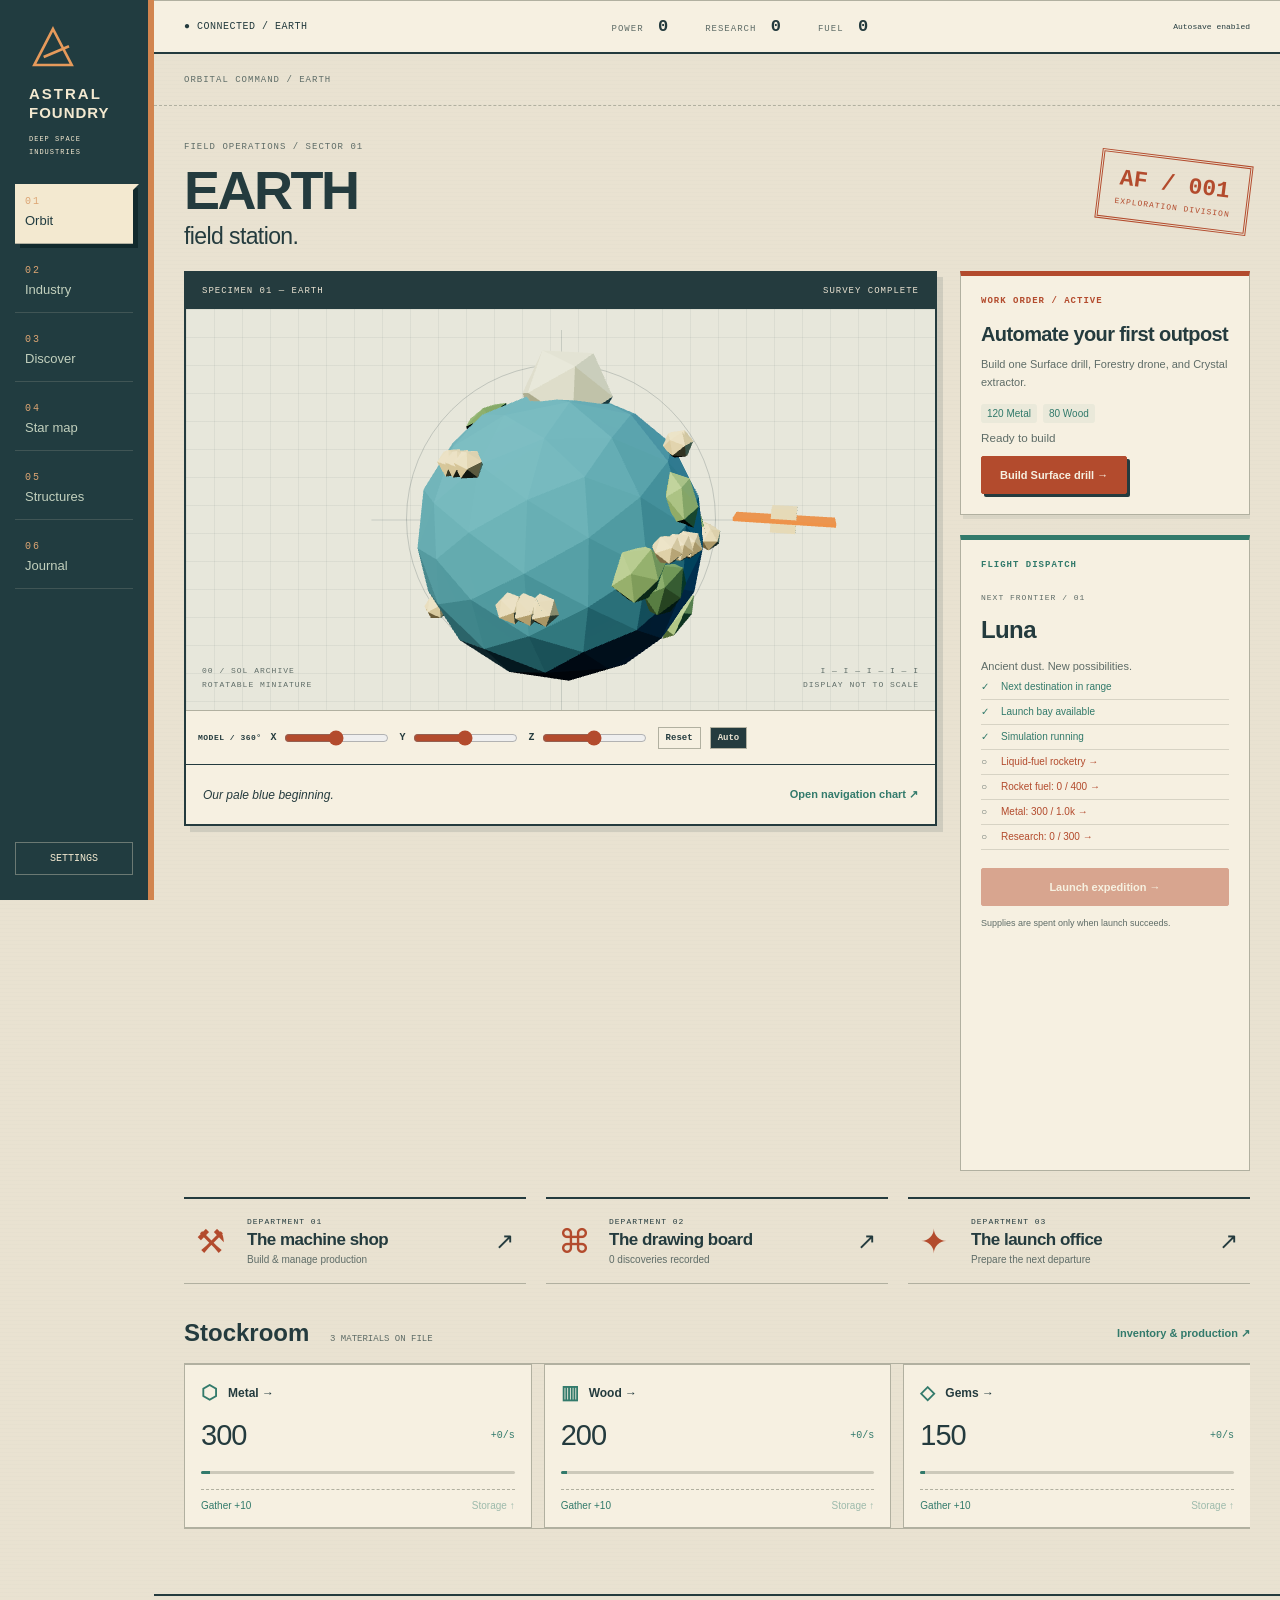
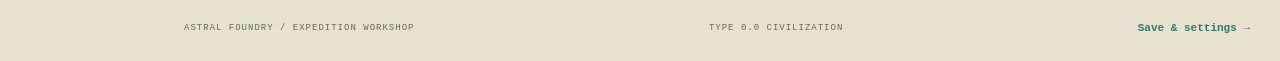
<file: index.html>
<!doctype html><html lang="en"><head><meta charset="utf-8"><meta name="viewport" content="width=device-width,initial-scale=1"><meta name="theme-color" content="#0b1016"><title>Astral Foundry · From dust to infinity</title><style>
:root{--bg:#0b1016;--panel:#111923;--line:#24303c;--muted:#81909e;--ink:#e6edf3;--green:#a6efb1;--orange:#ecae76;--blue:#86b8ed}*{box-sizing:border-box}body{margin:0;background:var(--bg);color:var(--ink);font:14px system-ui,-apple-system,Segoe UI,sans-serif}button,input,select{font:inherit}button{cursor:pointer;color:inherit}button:disabled{cursor:not-allowed;opacity:.38}button:focus-visible,a:focus-visible{outline:2px solid var(--green);outline-offset:4px}button{transition:background .15s,transform .15s}button:active:not(:disabled){transform:translateY(1px)}.app{display:grid;grid-template-columns:224px 1fr;min-height:100vh}aside{border-right:1px solid var(--line);background:#0d141d;padding:28px 18px;position:sticky;top:0;height:100vh;display:flex;flex-direction:column}.brand{display:flex;gap:11px;align-items:center;margin:0 10px 35px;font-weight:750;font-size:15px;letter-spacing:2px}.brand svg{width:34px;height:40px}.brand small{display:block;font-size:9px;color:var(--muted);letter-spacing:3px;margin-top:5px;font-weight:400}.eyebrow{color:var(--muted);font-size:10px;letter-spacing:2px;text-transform:uppercase}.navlabel{margin:14px 12px 10px}.nav{display:flex;align-items:center;gap:12px;padding:13px 12px;border:0;background:none;text-align:left;width:100%;color:#94a4b4;border-radius:5px;margin:3px 0}.nav.active{color:var(--green);background:#1b2e29}.nav span{font-size:18px;width:22px}.nav i{margin-left:auto;font-style:normal;font-size:10px;border:1px solid #40534b;border-radius:4px;padding:2px 5px}.sidebottom{margin-top:auto;padding:24px 10px 0}.statusdot{display:inline-block;width:6px;height:6px;border-radius:50%;background:var(--green);margin-right:8px}.sidebottom p{font-size:11px;color:var(--muted);line-height:1.8}.main{min-width:0}header{height:76px;border-bottom:1px solid var(--line);display:flex;align-items:center;justify-content:space-between;padding:0 34px;gap:12px}.breadcrumb{font-size:12px;color:var(--muted)}.breadcrumb b{color:var(--ink);font-weight:500}.header-right{display:flex;gap:18px;align-items:center;font-size:11px;color:var(--muted)}.pill{border:1px solid #35433b;border-radius:4px;color:var(--green);padding:7px 10px;background:#17251f}.content{padding:30px 34px 45px;max-width:1700px;margin:auto}.title-row{display:flex;align-items:center;justify-content:space-between;gap:20px;margin-bottom:24px}h1{font-size:29px;font-weight:500;letter-spacing:-1px;margin:0 0 7px}p{color:var(--muted);line-height:1.6;margin:0}.title-row p{font-size:12px}.btn{border:1px solid var(--line);background:#18232e;border-radius:4px;padding:9px 13px;font-size:12px}.btn:hover:not(:disabled){background:#283745}.btn.primary{background:var(--green);color:#13221a;border-color:var(--green);font-weight:650}.btn.small{padding:6px 9px;font-size:11px}.stats{display:grid;grid-template-columns:repeat(4,1fr);gap:14px;margin-bottom:22px}.stat{border:1px solid var(--line);border-radius:6px;padding:16px 18px;background:linear-gradient(110deg,#141e29,#10171f)}.stat .value{font-size:25px;letter-spacing:-.7px;margin:10px 0 5px}.stat .value small{font-size:12px;color:var(--muted);margin-left:5px}.stat .sub{font-size:10px;color:var(--green)}.grid{display:grid;grid-template-columns:minmax(0,1.85fr) minmax(270px,1fr);gap:20px}.panel{border:1px solid var(--line);border-radius:6px;background:var(--panel);overflow:hidden}.panel-head{padding:18px 20px;display:flex;align-items:center;justify-content:space-between;border-bottom:1px solid var(--line)}.panel-head h2{font-size:13px;font-weight:550;margin:0}.micro{font-size:10px;color:var(--muted)}.scene{position:relative;height:300px;background:#080e18;overflow:hidden}#space{width:100%;height:100%;display:block}.scene-top{position:absolute;top:18px;left:20px;pointer-events:none}.scene-top h3{font-size:21px;font-weight:400;margin:6px 0}.scene-bottom{position:absolute;bottom:18px;left:20px;right:20px;display:flex;justify-content:space-between;align-items:center}.scene-caption{font-size:10px;color:#aab8c7}.planet-strip{display:flex;overflow:auto;padding:15px;gap:8px;background:#0e161f}.planet-btn{border:1px solid transparent;background:transparent;min-width:62px;padding:10px 6px;border-radius:5px;color:var(--muted);font-size:9px}.planet-btn.selected{border-color:#496052;background:#1b2a27;color:var(--green)}.orb{height:18px;width:18px;display:block;border-radius:50%;background:radial-gradient(circle at 30% 30%,var(--c),#111 90%);margin:0 auto 8px;box-shadow:0 0 12px #ffffff08}.mission{padding:20px}.mission h3{font-size:18px;margin:10px 0;font-weight:500}.mission p{font-size:12px}.reqs{margin:20px 0}.req{display:flex;justify-content:space-between;font-size:11px;margin:10px 0;color:var(--muted)}.progress{height:4px;background:#27313d;border-radius:4px;overflow:hidden;margin-top:9px}.progress>div{height:100%;background:var(--green);transition:width .3s}.mission .btn{width:100%;margin-top:8px}.section{display:flex;justify-content:space-between;align-items:center;margin:28px 0 14px}.section h2{font-size:16px;font-weight:500;margin:0}.resources{display:grid;grid-template-columns:repeat(4,1fr);gap:12px}.resource{padding:15px;border:1px solid var(--line);border-radius:5px;background:#111922}.resource-top{display:flex;align-items:center;gap:9px;margin-bottom:14px;font-size:12px}.resource-icon{font-size:17px;color:var(--c);background:color-mix(in srgb,var(--c) 10%,transparent);width:30px;height:30px;text-align:center;line-height:30px;border-radius:5px}.resource-num{font-size:21px;letter-spacing:-.6px}.resource .rate{float:right;color:var(--green);font-size:10px;margin-top:8px}.resource-footer{display:flex;align-items:center;justify-content:space-between;margin-top:13px}.resource-footer span{font-size:9px;color:var(--muted)}.feed{display:flex;gap:20px;align-items:center;padding:16px 20px;margin-top:22px;border:1px solid var(--line);border-radius:5px;font-size:11px;background:#111922}.feed span{color:var(--muted)}.cards{display:grid;grid-template-columns:repeat(3,minmax(0,1fr));gap:16px}.card{border:1px solid var(--line);border-radius:6px;background:var(--panel);padding:20px;display:flex;flex-direction:column;position:relative}.card h3{font-size:16px;font-weight:550;margin:12px 0 8px}.card p{font-size:12px}.card .cost{font-size:11px;color:var(--orange);line-height:1.9;margin:14px 0}.card .btn{margin-top:auto}.card.locked{opacity:.6}.tag{font-size:9px;letter-spacing:1.2px;text-transform:uppercase;color:var(--green)}.card-icon{font-size:28px;color:var(--blue)}.card-foot{display:flex;gap:8px;margin-top:auto}.card-foot .btn:first-child{flex:1}.toolbar{display:flex;gap:8px;align-items:center;flex-wrap:wrap;margin-bottom:20px}.toolbar input,.toolbar select{background:#111923;border:1px solid var(--line);color:var(--ink);padding:9px 12px;border-radius:5px}.toolbar input{flex:1;min-width:160px}.toolbar .selected{border-color:var(--green);color:var(--green)}.banner{padding:20px;border:1px solid #35483f;background:#14231e;border-radius:6px;margin-bottom:22px;display:flex;justify-content:space-between;gap:20px}.banner p{font-size:12px}.tree-line{color:var(--muted);font-size:10px;margin-bottom:14px}.universe{display:grid;grid-template-columns:repeat(4,1fr);gap:14px}.world{min-height:180px;position:relative;padding:22px;background:radial-gradient(ellipse at 80% 15%,#203248,#10171f 65%);border:1px solid var(--line);border-radius:6px}.world .orb{width:65px;height:65px;margin:0 0 20px}.world h3{margin:0 0 5px;font-weight:500}.world p{font-size:11px}.world .btn{margin-top:18px}.settings{max-width:780px}.settings .panel{padding:24px;margin-bottom:18px}.settings h2{font-size:16px;margin:0 0 12px}.settings p{font-size:12px;margin-bottom:16px}.settings .btn{margin:4px}.logline{font-size:12px;border-bottom:1px solid var(--line);padding:13px 0;color:#b0bdc9}.logline time{color:var(--muted);margin-right:20px}.toast{position:fixed;bottom:25px;left:50%;transform:translateX(-50%);padding:13px 20px;background:#24392d;border:1px solid #55765c;border-radius:6px;box-shadow:0 10px 50px #000a;z-index:10;font-size:12px;max-width:90vw}.good{color:var(--green)}.warn{color:var(--orange)}.wide{grid-column:1/-1}dialog{background:var(--panel);color:var(--ink);border:1px solid var(--line);border-radius:8px;max-width:520px;padding:28px}dialog::backdrop{background:#000a}dialog p{margin:12px 0 20px;font-size:13px}.tiny-label{font-size:9px;letter-spacing:1px;color:var(--muted)}@media(min-width:1500px){.scene{height:360px}}@media(max-width:1100px){.app{grid-template-columns:190px 1fr}.content{padding:24px}.cards{grid-template-columns:repeat(2,1fr)}.resources{grid-template-columns:repeat(3,1fr)}.grid{grid-template-columns:1fr}.universe{grid-template-columns:repeat(3,1fr)}}@media(max-width:700px){.app{display:block}aside{position:relative;height:auto;padding:16px;border-right:0;border-bottom:1px solid var(--line)}.brand{margin:0 0 14px}.navs{display:flex;overflow:auto}.nav{min-width:max-content;width:auto;padding:9px}.nav i,.navlabel,.sidebottom{display:none}header{padding:0 18px;height:55px}.header-right .micro{display:none}.content{padding:20px 16px}.stats{grid-template-columns:1fr 1fr;gap:10px}.resources,.cards,.universe{grid-template-columns:1fr 1fr}.title-row{align-items:flex-start}h1{font-size:25px}.resource{padding:12px}.resource-num{font-size:18px}.scene{height:270px}.card{padding:15px}.title-row>.btn{font-size:10px}.banner{display:block}.feed{line-height:1.7}}@media(prefers-reduced-motion:reduce){*{transition:none!important}}
*{scrollbar-color:#344552 #101820;scrollbar-width:thin}.ticker{display:flex;gap:16px;flex-wrap:wrap;align-items:center;font-size:10px;color:var(--muted);padding:12px 14px;background:#121c26;border:1px solid var(--line);border-radius:5px;margin-bottom:22px}.ticker b{font-weight:500;color:var(--ink);margin-left:4px}.ticker .btn{margin-left:auto}</style><link rel="stylesheet" href="expansion.css?v=observatory-1"><link rel="stylesheet" href="universe.css?v=observatory-1"><link rel="stylesheet" href="polish.css?v=observatory-1"><link rel="stylesheet" href="orbit-ui.css?v=workshop-3"></head><body><div class="app"><aside><div class="brand"><svg viewBox="0 0 40 48" fill="none" aria-hidden="true"><path d="M20 3 37 38H27L20 23l-7 15H3L20 3Z" stroke="#a6efb1" stroke-width="2"/><path d="m5 44 30-17" stroke="#a6efb1" stroke-width="2"/></svg><div>ASTRAL<small>F O U N D R Y</small></div></div><div class="eyebrow navlabel">Command center</div><nav class="navs" id="nav"></nav><div class="sidebottom"><div class="tiny-label"><span class="statusdot"></span> ALL SYSTEMS ONLINE</div><p>One small outpost.<br>An infinite possibility.</p><div class="progress"><div id="era-progress" style="width:5%"></div></div><p id="era-label">TYPE 0 CIVILIZATION</p><button class="btn small" onclick="go('settings')">Save & settings ↗</button></div></aside><div class="main"><header><div class="breadcrumb">Command center <span style="margin:0 10px">/</span> <b id="crumb">Overview</b></div><div class="header-right"><span class="micro" id="save-status">Autosave enabled</span><span class="pill" id="header-era">◉ &nbsp; EARTH ERA</span></div></header><main class="content" id="content"></main></div></div><div id="toast" class="toast" hidden></div><dialog id="dialog"><h2 id="dialog-title"></h2><p id="dialog-copy"></p><div id="dialog-actions"></div></dialog><input type="file" id="import-file" accept=".json" hidden><script src="game.js?v=observatory-1"></script><script src="universe.js?v=observatory-1"></script><script src="polish.js?v=workshop-3-observatory-1"></script><script src="bridge.js?v=observatory-1"></script><script src="economy.js?v=observatory-1"></script><script src="three.min.js?v=observatory-1"></script><script src="navigation.js?v=orbital-2"></script><script src="model-kit.js?v=workshop-3"></script><script src="observatory.js?v=workshop-3"></script><script src="orbit-ui.js?v=workshop-3"></script><script src="boot.js?v=observatory-1"></script></body></html>
</file>
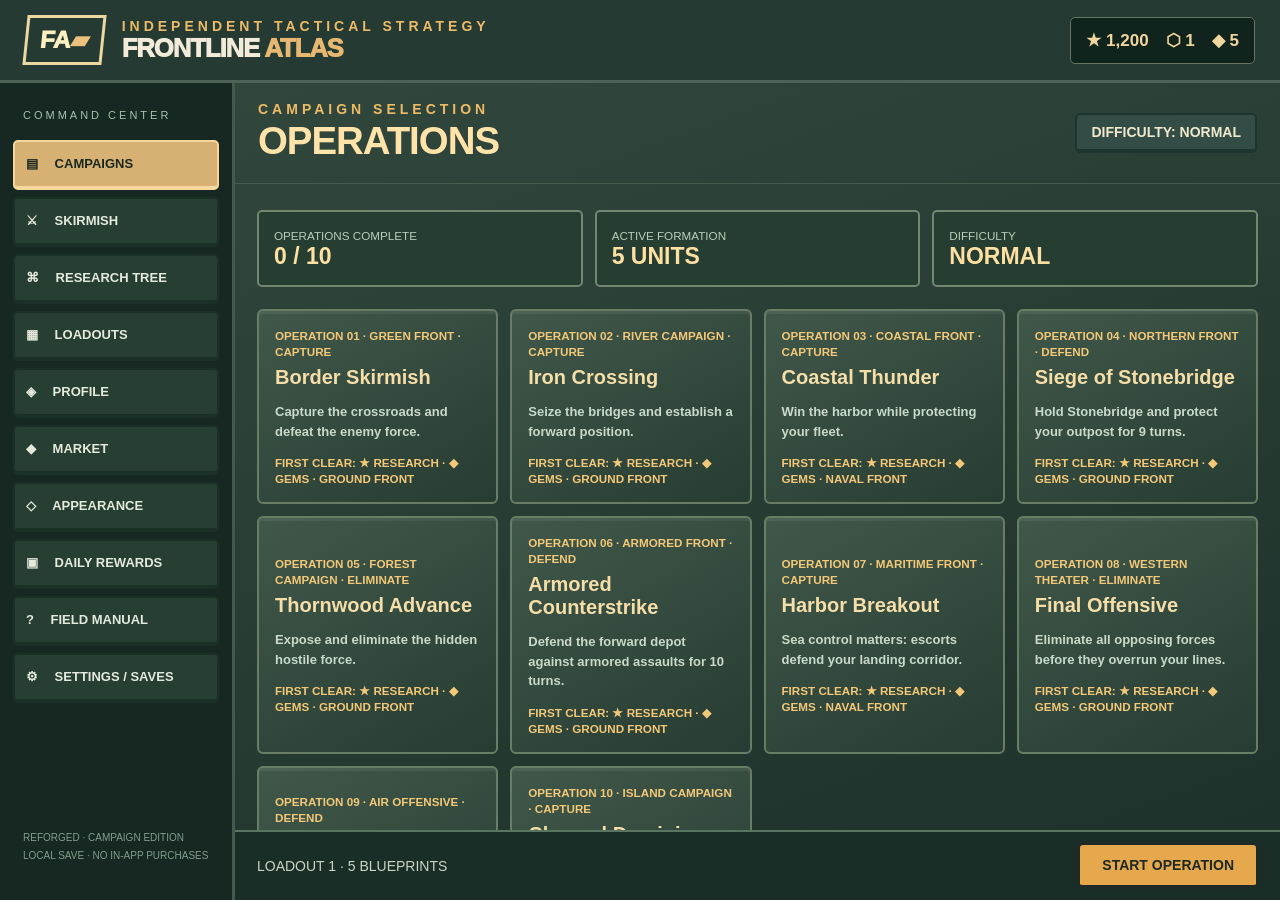
<file: frontline-atlas/index.html>
<!doctype html>
<html lang="en"><head><meta charset="utf-8"><meta name="viewport" content="width=device-width,initial-scale=1"><title>Frontline Atlas — Reforged</title>
<style>
:root{font-family:Trebuchet MS,Arial,sans-serif;color:#e9e4d2;background:#121a1a;font-size:14px}*{box-sizing:border-box}body{margin:0;overflow:hidden}button{font:inherit;cursor:pointer;border:2px solid #1e2a25;border-bottom-width:4px;border-radius:5px;padding:9px 14px;background:#e6d9b9;color:#1d2922;font-weight:800;transition:filter .12s}button:hover:not(:disabled){filter:brightness(1.12)}button:disabled{opacity:.4;cursor:default}.primary{background:#e6a84d}.danger{background:#e58b75}.ghost{background:#334d46;color:#f1e9cd;border-color:#1c3530}.selected{outline:3px solid #f0c76a}.shell{height:100dvh;display:flex;flex-direction:column;background:#21362f}.hidden{display:none!important}#field{width:100%;height:100%;display:block;cursor:crosshair;touch-action:none;background:#8bb1a3}#battle{position:relative;flex:1;min-height:0;overflow:hidden}.topbar{height:65px;background:#1d2f2b;display:flex;gap:12px;align-items:center;padding:8px 16px;border-bottom:4px solid #101d1b;z-index:4;position:relative}.topbar strong{font-size:18px}.topbar small{color:#a7bdb0}.stat{background:#314940;border:1px solid #536b5f;padding:7px 11px;border-radius:4px}.spacer{flex:1}.overlay{position:absolute;z-index:2;pointer-events:none}.overlay>*{pointer-events:auto}.objectives{left:15px;top:15px;max-width:280px;background:#1c3029e8;border:2px solid #647b63;border-radius:6px;padding:13px;box-shadow:0 8px 28px #11241d66}.objective-title{font-weight:900;color:#f7bf63}.small{color:#bdd0bf;font-size:12px;line-height:1.45}.dock{bottom:14px;left:50%;transform:translateX(-50%);background:#1b2f29f2;border:2px solid #647b63;padding:11px 13px;border-radius:9px;display:flex;gap:12px;align-items:center;max-width:calc(100% - 24px);box-shadow:0 12px 32px #11221c99}.portrait{height:66px;min-width:120px;background:#345346;border-radius:5px;display:flex;flex-direction:column;justify-content:center;align-items:center;border:2px solid #7c9072}.portrait b{font-size:17px}.actions{display:flex;gap:7px;flex-wrap:wrap}.actions button{white-space:nowrap}.toast{position:absolute;top:90px;left:50%;transform:translateX(-50%);background:#172a25ed;color:#fce3a5;padding:12px 20px;border:2px solid #b9ae7b;border-radius:5px;z-index:8;pointer-events:none}.legend{right:12px;bottom:13px;background:#1d302cc9;padding:8px 10px;border-radius:4px;font-size:11px;color:#e9ecd2}.menu{position:absolute;inset:0;background:linear-gradient(125deg,#233e37 0%,#1d302c 60%,#152622 100%);overflow:auto;z-index:12;display:flex;align-items:center;justify-content:center;padding:32px}.menu-inner{width:min(1050px,100%)}.eyebrow{letter-spacing:4px;text-transform:uppercase;font-weight:900;color:#edbb68}.hero{font-size:clamp(48px,8vw,100px);letter-spacing:-5px;line-height:.93;margin:8px 0;color:#f3d3a0;text-shadow:5px 7px #0c2422}.sub{font-size:18px;color:#bfcebd;max-width:710px}.menu-row{display:flex;gap:13px;flex-wrap:wrap;margin:27px 0}.menu-row button{font-size:17px;padding:12px 21px}.section-title{margin:27px 0 11px;font-size:24px;color:#f8deb3}.cards{display:grid;grid-template-columns:repeat(auto-fit,minmax(240px,1fr));gap:12px}.mission{background:#324d42;padding:16px;border:2px solid #697d65;border-radius:6px;cursor:pointer;text-align:left;color:#f3e7c8}.mission:hover{border-color:#f4be70}.mission h3{font-size:20px;margin:7px 0}.mission p{font-size:13px;color:#cad9c9;line-height:1.5}.mission small{color:#f3c878}.tech-row{display:flex;flex-direction:column;gap:14px;max-height:49vh;overflow-y:auto}.research-lane{display:flex;gap:13px;overflow-x:auto;background:#20392f;border:2px solid #536e5c;border-radius:7px;padding:13px;align-items:stretch}.research-heading{font-size:13px;color:#f5ca85;letter-spacing:2px;padding:9px 0 3px}.research-node{position:relative;flex:0 0 214px}.research-node:not(:last-child):after{content:'→';color:#f4d28c;position:absolute;right:-14px;top:50%;z-index:1;font-weight:900;font-size:17px}.research-node .tech{height:100%;display:flex;flex-direction:column}.research-node .tech button{margin-top:auto}.tech{background:#304b40;border:2px solid #607361;padding:12px;border-radius:5px}.tech b{display:block;font-size:15px;margin-bottom:5px}.tech p{font-size:12px;color:#c4d4c2;min-height:28px}.tech.locked{opacity:.7}.tech button{width:100%}.result{z-index:7;background:#132722d9;inset:0;display:flex;align-items:center;justify-content:center;position:absolute}.result-inner{max-width:530px;background:#314b41;border:4px solid #e7bd78;padding:27px;text-align:center}.result h2{font-size:44px;margin:4px}.help{background:#294238;padding:16px;border:2px solid #6b836a;line-height:1.7;margin:14px 0}.help kbd{background:#0d2420;padding:2px 5px}.minimap{position:absolute;top:15px;right:15px;z-index:2;border:2px solid #718c78;background:#294139d9;width:155px;height:130px;pointer-events:none}#minimap{width:100%;height:100%}@media(max-width:740px){.topbar{height:58px;padding:5px;gap:4px}.topbar strong{font-size:12px}.topbar .stat{padding:5px;font-size:11px}.topbar button{padding:6px}.minimap{display:none}.objectives{max-width:205px;padding:8px}.dock{width:calc(100% - 14px);bottom:6px;gap:6px;padding:6px}.portrait{min-width:82px;height:68px;font-size:11px}.portrait b{font-size:12px}.actions button{padding:5px;font-size:11px}.hero{letter-spacing:-2px}.menu{padding:17px}}
/* Reforged lobby interface */
.menu{padding:0;background:radial-gradient(circle at 65% 25%,#526454 0%,#283c35 38%,#111f1c 100%);align-items:stretch;justify-content:stretch}.lobby{display:flex;flex-direction:column;width:100%;height:100%;max-width:1600px;margin:auto;min-height:0;background:#192a25ed;box-shadow:0 0 90px #05130d88}.lobby-top{display:flex;align-items:center;gap:18px;min-height:83px;border-bottom:3px solid #4f6258;background:#243a32;padding:12px 25px}.lobby-mark{font-size:24px;font-weight:1000;color:#fff0c2;border:3px solid #ebd7a1;padding:8px 12px;transform:skew(-6deg)}.lobby-mark span{color:#ecc17f}.lobby-brand{font-size:clamp(18px,2vw,31px);font-weight:1000;letter-spacing:-1px;color:#f2ebd9}.lobby-brand span{color:#e7b871}.lobby-wallet{font-size:17px;font-weight:900;color:#f1d79d;background:#10231c;border:1px solid #667461;padding:11px 15px;border-radius:5px}.lobby-grid{display:grid;grid-template-columns:235px minmax(0,1fr);flex:1;min-height:0}.lobby-nav{display:flex;flex-direction:column;gap:7px;background:#162821;padding:22px 13px;border-right:3px solid #435b4d}.nav-caption{font-size:11px;letter-spacing:3px;color:#a8c1ac;padding:4px 10px 12px}.nav-button{width:100%;text-align:left;background:#273e33;color:#e4eadc;border-color:#1b3026;font-size:13px;padding:13px 11px;white-space:nowrap}.nav-button.active{background:#d7b173;border-color:#f7d79e;color:#192920}.nav-foot{margin-top:auto;padding:13px 10px;color:#839c8e;font-size:10px;line-height:1.8}.lobby-main{display:flex;flex-direction:column;min-height:0;min-width:0;background:linear-gradient(160deg,#31473c,#1d302a)}.lobby-heading{display:flex;align-items:center;justify-content:space-between;padding:18px 23px;border-bottom:1px solid #78907855;gap:10px}.lobby-heading h1{margin:2px 0;font-size:clamp(22px,3vw,39px);letter-spacing:-1px;color:#ffe3a8}.lobby-scroll{padding:16px 22px;min-height:0;overflow-y:auto;flex:1}.lobby-bottom{display:flex;align-items:center;gap:14px;background:#1a2e27;border-top:2px solid #597460;padding:11px 22px;color:#cad4c3}.lobby-bottom button{padding:12px 22px}.lobby .cards{grid-template-columns:repeat(auto-fit,minmax(230px,1fr))}.lobby .mission{background:linear-gradient(150deg,#40584a,#273c32);box-shadow:inset 0 3px #ffffff10;min-height:160px}.lobby .mission h3{color:#f5dea8}.lobby .mission:hover{transform:translateY(-2px)}.economy-grid{display:grid;grid-template-columns:repeat(auto-fit,minmax(180px,1fr));gap:12px;margin:10px 0 22px}.economy-tile{background:#263e32;border:2px solid #728672;padding:15px;border-radius:5px}.economy-tile b{display:block;color:#ffe0a3;font-size:23px}.economy-tile small{color:#baccb9}.profile-list,.loadout-units{display:grid;grid-template-columns:repeat(auto-fill,minmax(170px,1fr));gap:10px}.profile-list>div,.loadout-tile{background:#294136;border:1px solid #718272;border-radius:6px;padding:12px;color:#e5e3ce}.loadout-tile{cursor:pointer;text-align:left}.loadout-tile.enabled{outline:2px solid #e2be78}.loadout-tile small{display:block;color:#a9baa8}.xp-report{max-height:31vh;overflow:auto;margin:10px 0 18px;text-align:left}.xp-line{display:grid;grid-template-columns:1fr auto auto;gap:10px;background:#234139;padding:10px;border-bottom:1px solid #69866d}.xp-line span{color:#c5cfc0}.xp-line strong{color:#f9d694}.reward-strip{display:flex;gap:9px;flex-wrap:wrap;justify-content:center}.reward-strip span{background:#203f32;border:1px solid #799577;padding:9px 12px;border-radius:5px;color:#f4d599;font-weight:800}.debrief{width:min(720px,95vw);max-width:720px;max-height:90vh;overflow:auto}.debrief h3{color:#ecd7ad}.lobby input{padding:8px 10px;background:#e4deca;color:#17251f;border:2px solid #8f9b85;border-radius:4px}.market-row{display:flex;align-items:center;gap:15px;padding:12px;border-bottom:1px solid #607762;background:#253c32;margin:7px 0;border-radius:5px}.market-row>div{flex:1}.market-row p{color:#b3c2b0;margin:5px 0}.market-row button{white-space:nowrap}@media(max-width:760px){.lobby-top{min-height:64px;padding:7px;gap:6px}.lobby-mark{font-size:16px;padding:5px}.lobby-brand{font-size:16px}.lobby-wallet{font-size:11px;padding:5px}.lobby-grid{grid-template-columns:75px minmax(0,1fr)}.lobby-nav{padding:7px 3px}.nav-button{font-size:10px;white-space:normal;padding:9px 3px;text-align:center}.nav-caption,.nav-foot{display:none}.lobby-scroll{padding:10px}.lobby-heading{padding:8px}.lobby-heading h1{font-size:20px}.lobby-heading button{font-size:10px;padding:6px}.lobby-bottom{padding:7px;gap:5px}.lobby-bottom button{padding:7px}.lobby .mission{min-height:125px}}
.mobile-camera{display:none}@media(max-width:740px){.mobile-camera{display:flex;flex-direction:column;align-items:center;gap:3px;right:6px;top:8px;background:#152a2388;padding:6px;border-radius:6px}.mobile-camera>div{display:flex;gap:4px}.mobile-camera button{font-size:14px;padding:4px 7px;min-width:29px;min-height:28px;background:#d2cfb7;border:1px solid #4d6351}.legend{display:none}.objectives{max-width:180px;font-size:11px}}.xp-meter{height:7px;background:#12281f;margin:7px 0 10px;border-radius:4px;overflow:hidden}.xp-meter i{display:block;height:100%;background:#f5c476;box-shadow:0 0 12px #ffe6a3}</style></head><body><div class="shell">
<header class="topbar"><button id="home" class="ghost">☰ HQ</button><div><small id="theater">FRONTLINE ATLAS · REFORGED</small><br><strong id="opname">Tactical Command</strong></div><div class="spacer"></div><div class="stat" id="turnstat">TURN 01</div><div class="stat" id="economy">TIX  0</div><div class="stat" id="capstat">0 / 0</div><button id="end" class="primary">END TURN ↵</button></header>
<section id="battle"><canvas id="field"></canvas><div class="objectives overlay"><div class="objective-title" id="objectiveTitle">MISSION</div><div class="small" id="objectiveText"></div></div><div class="minimap"><canvas id="minimap"></canvas></div>
<div class="mobile-camera overlay" aria-label="Touch camera controls"><button data-cam="up" title="Pan up">↑</button><div><button data-cam="left" title="Pan left">←</button><button data-cam="right" title="Pan right">→</button></div><button data-cam="down" title="Pan down">↓</button><div><button data-cam="in" title="Zoom in">＋</button><button data-cam="out" title="Zoom out">−</button></div><div><button data-cam="rotate" title="Rotate view">↻</button><button data-cam="home" title="Frame battlefield">⌂</button></div></div><div id="dock" class="dock overlay hidden"><div class="portrait" id="portrait"></div><div class="actions" id="actions"></div></div><div class="legend overlay">LEFT CLICK select / move / target · RIGHT DRAG pan · Q/E rotate · F focus · R reset</div><div id="toast" class="toast hidden"></div><div id="result" class="result hidden"></div></section>
<section id="menu" class="menu"><div class="lobby">
<div class="lobby-top"><div class="lobby-mark">FA<span>▰</span></div><div><div class="eyebrow">INDEPENDENT TACTICAL STRATEGY</div><div class="lobby-brand">FRONTLINE <span>ATLAS</span></div></div><div class="spacer"></div><div class="lobby-wallet" id="wallet"></div></div>
<div class="lobby-grid"><nav class="lobby-nav" aria-label="Game lobby"><div class="nav-caption">COMMAND CENTER</div><button id="navMissions" class="nav-button">▤　 CAMPAIGNS</button><button id="navSkirmish" class="nav-button">⚔　 SKIRMISH</button><button id="openTech" class="nav-button">⌘　 RESEARCH TREE</button><button id="navLoadout" class="nav-button">▦　 LOADOUTS</button><button id="navProfile" class="nav-button">◈　 PROFILE</button><button id="navMarket" class="nav-button">◆　 MARKET</button><button id="navCosmetics" class="nav-button">◇　 APPEARANCE</button><button id="navDaily" class="nav-button">▣　 DAILY REWARDS</button><button id="openHelp" class="nav-button">?　 FIELD MANUAL</button><button id="navSettings" class="nav-button">⚙　 SETTINGS / SAVES</button><div class="nav-foot">REFORGED · CAMPAIGN EDITION<br>LOCAL SAVE · NO IN-APP PURCHASES</div></nav>
<main class="lobby-main"><div class="lobby-heading"><div><div class="eyebrow" id="menuEyebrow">CAMPAIGN SELECTION</div><h1 id="menuTitle">OPERATIONS</h1></div><button id="difficulty" class="ghost">DIFFICULTY: STANDARD</button></div><div class="lobby-scroll" id="menuContent"></div><div class="lobby-bottom"><span id="loadoutLabel">ACTIVE SQUAD</span><div class="spacer"></div><button id="resume" class="primary">DEPLOY TO BATTLE</button></div></main></div></div></section>
</div><script>
'use strict';
(()=>{
const $=id=>document.getElementById(id), canvas=$('field'),ctx=canvas.getContext('2d'), minimap=$('minimap'),mc=minimap.getContext('2d');
const UNIT={
rifle:{name:'Rifle Squad',cost:4,hp:10,move:3,range:2,min:1,dmg:4,ap:0,armor:0,ammo:5,vision:4,domain:'land',color:'#d1b76f',glyph:'♟',desc:'Captures sites. Defensive infantry.'},
mg:{name:'Machine Gun',cost:6,hp:10,move:2,range:3,min:1,dmg:5,ap:0,armor:0,ammo:4,vision:4,domain:'land',color:'#a9a366',glyph:'♟',desc:'Suppresses infantry; strong on defense.'},
at:{name:'AT Team',cost:7,hp:8,move:2,range:2,min:1,dmg:5,ap:5,armor:0,ammo:3,vision:4,domain:'land',color:'#b4a47b',glyph:'♟',desc:'Penetrates armored targets.'},
scout:{name:'Recon Car',cost:6,hp:8,move:5,range:2,min:1,dmg:3,ap:1,armor:1,ammo:5,vision:6,domain:'land',color:'#7e9e79',glyph:'▰',desc:'Fast vision and objective pressure.'},
tank:{name:'Medium Tank',cost:10,hp:13,move:3,range:3,min:1,dmg:6,ap:4,armor:4,ammo:4,vision:4,domain:'land',color:'#78926b',glyph:'▰',desc:'Versatile armored spearhead.'},
heavy:{name:'Heavy Tank',cost:15,hp:17,move:2,range:3,min:1,dmg:7,ap:5,armor:6,ammo:3,vision:3,domain:'land',color:'#637c60',glyph:'▰',desc:'Hard to crack; costly and slow.'},
art:{name:'Field Artillery',cost:9,hp:7,move:1,range:6,min:3,dmg:6,ap:2,armor:0,ammo:3,vision:3,domain:'land',color:'#868b6a',glyph:'◉',desc:'Indirect fire; needs spotting.'},
supply:{name:'Supply Truck',cost:7,hp:8,move:4,range:0,min:0,dmg:0,ap:0,armor:0,ammo:0,vision:3,domain:'land',color:'#a99b69',glyph:'▰',desc:'Restores nearby ammunition and health.'},
mortar:{name:'Mortar Section',cost:7,hp:7,move:2,range:4,min:2,dmg:5,ap:1,armor:0,ammo:3,vision:3,domain:'land',color:'#acaa8a',glyph:'♟',desc:'Indirect support and infantry suppression.'},
bazooka:{name:'Bazooka Team',cost:9,hp:8,move:2,range:3,min:1,dmg:7,ap:7,armor:0,ammo:3,vision:4,domain:'land',color:'#bfaa75',glyph:'♟',desc:'Mobile armor hunter. Vulnerable to rifle squads.'},
ranger:{name:'Ranger Squad',cost:8,hp:11,move:4,range:2,min:1,dmg:5,ap:1,armor:0,ammo:6,vision:5,domain:'land',color:'#91a76d',glyph:'♟',desc:'Fast infantry for flanking and forest approaches.'},
transport:{name:'Transport Truck',cost:6,hp:9,move:5,range:0,min:0,dmg:0,ap:0,armor:1,ammo:0,vision:3,domain:'land',color:'#9a9273',glyph:'▰',desc:'Carries up to three infantry squads through the battlefield.'},
apc:{name:'Armored Carrier',cost:8,hp:12,move:5,range:2,min:1,dmg:3,ap:1,armor:3,ammo:5,vision:4,domain:'land',color:'#7a9f77',glyph:'▰',desc:'Mobile armored escort and objective support.'},
assault:{name:'Assault Gun',cost:12,hp:14,move:2,range:3,min:1,dmg:8,ap:6,armor:5,ammo:3,vision:3,domain:'land',color:'#727f60',glyph:'▰',desc:'Fixed-gun vehicle for breaking enemy armor.'},
rocket:{name:'Rocket Artillery',cost:15,hp:7,move:2,range:7,min:4,dmg:8,ap:2,armor:0,ammo:2,vision:2,domain:'land',color:'#90947a',glyph:'◉',desc:'High-damage long-range support requiring spotters.'},
aa:{name:'Anti-Air Halftrack',cost:10,hp:10,move:4,range:3,min:1,dmg:5,ap:2,armor:2,ammo:5,vision:5,domain:'land',color:'#7e9c79',glyph:'▰',desc:'Air defense; weak against heavily armored land targets.'},
fighter:{name:'Interceptor Fighter',cost:12,hp:10,move:6,range:3,min:1,dmg:6,ap:3,armor:2,ammo:4,vision:6,domain:'air',color:'#9ea9a4',glyph:'✈',desc:'Intercepts aircraft and scouts exposed positions.'},
bomber:{name:'Tactical Bomber',cost:16,hp:11,move:5,range:2,min:1,dmg:9,ap:6,armor:1,ammo:3,vision:5,domain:'air',color:'#9a9983',glyph:'✈',desc:'Devastating ground strikes but vulnerable to anti-air.'},
seaplane:{name:'Recon Seaplane',cost:9,hp:7,move:6,range:2,min:1,dmg:3,ap:1,armor:0,ammo:4,vision:8,domain:'air',color:'#80a8a7',glyph:'✈',desc:'Long-range spotting for artillery and naval bombardment.'},
boat:{name:'Gunboat',cost:8,hp:11,move:4,range:3,min:1,dmg:5,ap:3,armor:2,ammo:5,vision:5,domain:'sea',color:'#728d88',glyph:'▰',desc:'Screens coastal positions.'},
submarine:{name:'Submarine',cost:11,hp:13,move:3,range:3,min:1,dmg:9,ap:7,armor:2,ammo:3,vision:3,domain:'sea',color:'#507c7e',glyph:'▰',desc:'Ambushes ships with armor-piercing torpedoes.'},
destroyer:{name:'Destroyer',cost:13,hp:17,move:4,range:4,min:1,dmg:7,ap:4,armor:4,ammo:5,vision:5,domain:'sea',color:'#6f8590',glyph:'▰',desc:'Fleet escort; excels against other ships.'},
cruiser:{name:'Light Cruiser',cost:16,hp:19,move:3,range:4,min:1,dmg:7,ap:4,armor:4,ammo:5,vision:6,domain:'sea',color:'#6b8793',glyph:'▰',desc:'Fast heavy escort with excellent reconnaissance.'},
battleship:{name:'Battleship',cost:20,hp:23,move:2,range:6,min:2,dmg:9,ap:5,armor:6,ammo:4,vision:5,domain:'sea',color:'#647e91',glyph:'▰',desc:'Long-range bombardment; limited shore effect.'}
};
const SKINS={classic:{name:'Classic Olive',tint:'#7f9c6d',cost:0,desc:'Standard military green.'},sand:{name:'Dune Expedition',tint:'#d4b57e',cost:8,desc:'Warm sand and ochre camouflage.'},tundra:{name:'Winter Brigade',tint:'#b6c9ba',cost:10,desc:'Ice-gray winter colors.'},night:{name:'Midnight Corps',tint:'#5b6880',cost:12,desc:'Dark slate tactical scheme.'},red:{name:'Crimson Legion',tint:'#b66f65',cost:15,desc:'Bold crimson ceremonial uniform.'}};
const EQUIPMENT={rifle:{name:'RANGER OPTICS',desc:'+1 vision range',stat:'vision',bonus:1,cost:220},mg:{name:'EXTENDED BARREL',desc:'+1 firing range',stat:'range',bonus:1,cost:330},tank:{name:'REINFORCED PLATING',desc:'+2 armor',stat:'armor',bonus:2,cost:480},art:{name:'PRECISION SHELLS',desc:'+1 damage per shot',stat:'damage',bonus:1,cost:450},boat:{name:'REFIT HULL',desc:'+3 maximum health',stat:'health',bonus:3,cost:350},fighter:{name:'INTERCEPTOR PACKAGE',desc:'+1 air-to-air damage',stat:'damage',bonus:1,cost:550},apc:{name:'RECON OPTICS',desc:'+1 vision',stat:'vision',bonus:1,cost:310},heavy:{name:'TRACK ARMOR',desc:'+1 armor',stat:'armor',bonus:1,cost:620},destroyer:{name:'IMPROVED RADAR',desc:'+1 vision',stat:'vision',bonus:1,cost:600}};
function boosted(u,stat){let d=UNIT[u.type],base=d[stat]||0,extra=u.upgraded&&EQUIPMENT[u.type]?.stat===(stat==='hp'?'health':stat)?EQUIPMENT[u.type].bonus:0;return base+extra}
const SECONDARY={apc:{name:'MACHINE GUN',range:2,dmg:3,ap:0},assault:{name:'HULL MG',range:2,dmg:2,ap:0},cruiser:{name:'SECONDARY BATTERY',range:3,dmg:4,ap:2},tank:{name:'COAX MG',range:2,dmg:3,ap:0},heavy:{name:'HULL MG',range:2,dmg:3,ap:0},aa:{name:'GROUND GUN',range:2,dmg:2,ap:0},fighter:{name:'STRAFING',range:2,dmg:3,ap:0},boat:{name:'DECK GUN',range:2,dmg:3,ap:0},destroyer:{name:'SECONDARY BATTERY',range:3,dmg:4,ap:2},battleship:{name:'SECONDARY BATTERY',range:4,dmg:5,ap:2}};
const SCENARIOS=[
{name:'Border Skirmish',region:'GREEN FRONT',description:'Capture the crossroads and defeat the enemy force.',goal:'capture',w:14,h:11,sea:false,seed:21,start:['rifle','rifle','mg','scout'],enemy:['rifle','rifle','mg','scout','at'],reward:9},
{name:'Iron Crossing',region:'RIVER CAMPAIGN',description:'Seize the bridges and establish a forward position.',goal:'capture',w:16,h:12,sea:false,seed:39,start:['rifle','at','tank','supply'],enemy:['rifle','mg','tank','at','scout','rifle'],reward:13},
{name:'Coastal Thunder',region:'COASTAL FRONT',description:'Win the harbor while protecting your fleet.',goal:'capture',w:17,h:13,sea:true,seed:57,start:['rifle','at','boat','destroyer','supply'],enemy:['rifle','mg','boat','boat','destroyer','tank','rifle'],reward:18},
{name:'Siege of Stonebridge',region:'NORTHERN FRONT',description:'Hold Stonebridge and protect your outpost for 9 turns.',goal:'defend',limit:9,w:17,h:13,sea:false,seed:84,start:['rifle','mg','at','tank','art','supply'],enemy:['rifle','rifle','mg','at','heavy','art','scout'],reward:24},
{name:'Thornwood Advance',region:'FOREST CAMPAIGN',description:'Expose and eliminate the hidden hostile force.',goal:'eliminate',w:16,h:14,sea:false,seed:107,start:['rifle','ranger','mortar','mg','supply'],enemy:['ranger','ranger','bazooka','mg','rifle','tank'],reward:17},
{name:'Armored Counterstrike',region:'ARMORED FRONT',description:'Defend the forward depot against armored assaults for 10 turns.',goal:'defend',limit:10,w:18,h:13,sea:false,seed:129,start:['rifle','bazooka','at','apc','tank','supply'],enemy:['tank','tank','heavy','scout','assault','mg','rifle'],reward:21},
{name:'Harbor Breakout',region:'MARITIME FRONT',description:'Sea control matters: escorts defend your landing corridor.',goal:'capture',w:18,h:14,sea:true,seed:150,start:['rifle','ranger','boat','cruiser','destroyer','supply'],enemy:['rifle','bazooka','submarine','submarine','cruiser','destroyer','apc'],reward:24},
{name:'Final Offensive',region:'WESTERN THEATER',description:'Eliminate all opposing forces before they overrun your lines.',goal:'eliminate',w:19,h:15,sea:false,seed:173,start:['rifle','ranger','mg','bazooka','tank','rocket','supply'],enemy:['ranger','mg','mg','at','tank','heavy','assault','mortar','art'],reward:30},
{name:'Skies of Ash',region:'AIR OFFENSIVE',description:'Protect the forward airfield for 8 turns while intercepting aircraft.',goal:'defend',limit:8,w:17,h:13,sea:false,seed:198,start:['rifle','aa','seaplane','fighter','tank','supply'],enemy:['rifle','at','aa','fighter','bomber','tank','mg'],reward:24},
{name:'Channel Dominion',region:'ISLAND CAMPAIGN',description:'Control the shore with warships while defending vulnerable recon planes.',goal:'capture',w:19,h:14,sea:true,seed:225,start:['rifle','ranger','destroyer','battleship','fighter','seaplane','supply'],enemy:['rifle','at','aa','submarine','destroyer','cruiser','bomber','fighter'],reward:32}
];
const RESEARCH={rifle:null,mg:'rifle',at:'mg',scout:'rifle',tank:'scout',heavy:'tank',art:'at',supply:'rifle',boat:null,destroyer:'boat',battleship:'cruiser',aa:'apc',fighter:'scout',bomber:'fighter',seaplane:'boat',mortar:'mg',bazooka:'at',ranger:'rifle',transport:'supply',apc:'scout',assault:'tank',rocket:'art',submarine:'boat',cruiser:'destroyer'};
const SAVE_KEY='frontline_atlas_reforged_v1',BATTLE_KEY='frontline_atlas_reforged_battle_v2';
let save={stars:12,points:1200,nuggets:1,gems:5,unlocked:['rifle','mg','scout','supply','boat'],wins:[],scenario:0,difficulty:'standard',unitXP:{},loadouts:[['rifle','mg','scout','supply','boat']],activeLoadout:0,profile:{battles:0,wins:0,kills:0,unitsDeployed:0,tixSpent:0,tixEarned:0},claims:{},skin:'classic',ownedSkins:['classic'],upgrades:{},settings:{reduceMotion:false},bonusStart:0};
try{let s=JSON.parse(localStorage.getItem(SAVE_KEY));if(s&&Array.isArray(s.unlocked))save={...save,...s,points:s.points??Math.max(0,(s.stars??12)*100),nuggets:s.nuggets??1,gems:s.gems??5,unitXP:s.unitXP||{},loadouts:s.loadouts?.length?s.loadouts:[['rifle','mg','scout','supply','boat']],activeLoadout:s.activeLoadout??0,profile:{battles:0,wins:0,kills:0,unitsDeployed:0,tixSpent:0,tixEarned:0,...s.profile},claims:s.claims||{},skin:s.skin||'classic',ownedSkins:s.ownedSkins||['classic'],upgrades:s.upgrades||{},settings:{reduceMotion:false,...s.settings},bonusStart:s.bonusStart||0}}catch{}
const persist=()=>{try{localStorage.setItem(SAVE_KEY,JSON.stringify(save))}catch(e){}};
function writeBattle(){if(!game||game.over)return;try{localStorage.setItem(BATTLE_KEY,JSON.stringify({created:Date.now(),attempts:game.resumeAttempts??3,game,scenario:save.scenario,nextId}))}catch(e){}}
function savedBattle(){try{let data=JSON.parse(localStorage.getItem(BATTLE_KEY));if(!data||Date.now()-data.created>7*86400000||!data.game||data.game.over||!data.attempts)return null;return data}catch{return null}}
function clearBattle(){try{localStorage.removeItem(BATTLE_KEY)}catch(e){}}
function resumeBattle(){let snapshot=savedBattle();if(!snapshot)return false;
 game=snapshot.game;save.scenario=snapshot.scenario;nextId=snapshot.nextId||Math.max(0,...game.units.map(u=>u.id))+1;
 game.resumeAttempts=Math.max(0,snapshot.attempts-1);reveal(1);selected=null;mode='select';deployType=null;ranges.clear();anims=[];effects=[];view={x:0,y:0,zoom:1,rot:0};
 $('menu').classList.add('hidden');$('result').classList.add('hidden');resize();frameBattle();update();say('Resumed operation · '+game.resumeAttempts+' recalls left');writeBattle();dirty=true;return true;
}

const xpForNext=type=>60+Math.floor((save.unitXP[type]||0)/100)*35;
const currentLevel=type=>1+Math.floor(Math.sqrt((save.unitXP[type]||0)/90));
const rewardScale=()=>save.difficulty==='expert'?2.4:save.difficulty==='veteran'?1.5:1;
const difficultyName=()=>save.difficulty==='expert'?'RIGGED':save.difficulty==='veteran'?'TRYHARD':'NORMAL';
function addUnitXP(type,amount){save.unitXP[type]=(save.unitXP[type]||0)+Math.max(0,Math.round(amount));}
function wallet(){return '★ '+save.points.toLocaleString()+'　⬡ '+save.nuggets+'　◆ '+save.gems}
function changeWallet(points=0,nuggets=0,gems=0){save.points=Math.max(0,save.points+points);save.nuggets=Math.max(0,save.nuggets+nuggets);save.gems=Math.max(0,save.gems+gems);persist()}

let game=null,selected=null,mode='select',ranges=new Map(),hover=null,deployType=null,view={x:0,y:0,zoom:1,rot:0},drag=null,dirty=true,turnRunning=false,nextId=1,anims=[],effects=[];
const rnd=(s)=>{let n=Math.sin(s*134.77+18.33)*43758.5;return n-Math.floor(n)};
const key=(x,y)=>x+','+y,dist=(a,b)=>Math.abs(a.x-b.x)+Math.abs(a.y-b.y),inside=(x,y)=>game&&x>=0&&y>=0&&x<game.w&&y<game.h;
const tile=(x,y)=>inside(x,y)?game.map[y][x]:null;
const occupied=(x,y)=>game.units.find(u=>u.hp>0&&u.x===x&&u.y===y);
const terrainColor={grass:'#8aa66b',road:'#c7bb91',forest:'#537d56',hill:'#8c9773',town:'#aaa38a',water:'#548c9c',shore:'#c7b78b',bridge:'#9c9076',trench:'#706c55'};
const neighbors=(x,y)=>[[x+1,y],[x-1,y],[x,y+1],[x,y-1]].filter(([a,b])=>inside(a,b));
function makeMap(s){
 const map=[];for(let y=0;y<s.h;y++){let row=[];for(let x=0;x<s.w;x++){
 let r=rnd(s.seed+x*13+y*47),variation=Math.sin(x*1.27+s.seed)+Math.cos(y*.93-s.seed*.3)+Math.sin(x*.51+y*.82+s.seed*.1);
 let coast=s.sea&&(y>s.h-5+Math.sin(x*.58)*.7||(x>11&&y>s.h-6));
 let river=!s.sea&&s.seed===39&&Math.abs(x-(7+Math.floor(Math.sin(y*.55)*1.7)))<=0;
 let roadY=Math.floor(s.h*.50+Math.sin(x*.31+s.seed)*.65),roadX=Math.floor(s.w*.43+Math.sin(y*.46)*.65);
 let type=coast?(y<=s.h-4?'shore':'water'):river?'water':variation>1.55?'forest':variation< -1.67?'hill':r<.025?'forest':'grass';
 if((y===roadY||x===roadX)&&type!=='water'&&type!=='shore')type='road';
 if(river&&(y===3||y===8))type='bridge';
 if(!s.sea&&s.seed===84&&x>6&&x<12&&y===6)type='trench';
 row.push({type,decor:rnd(s.seed*7+x*91+y*63),site:null,owner:0});}map.push(row)}
 const sites=[{x:Math.floor(s.w*.52),y:Math.floor(s.h*.43),kind:'Depot'},{x:Math.floor(s.w*.72),y:Math.floor(s.h*.22),kind:'Outpost'},{x:Math.floor(s.w*.27),y:Math.floor(s.h*.67),kind:'Outpost'}];
 for(const p of sites){if(map[p.y][p.x].type==='water')p.y=2;const t=map[p.y][p.x];t.type='town';t.site=p.kind;}
 return map;
}
function unit(type,team,x,y){const d=UNIT[type],upgraded=team===1&&!!save.upgrades[type],extra=upgraded&&EQUIPMENT[type]?.stat==='health'?EQUIPMENT[type].bonus:0;return {id:nextId++,type,team,x,y,upgraded,hp:d.hp+extra,ammo:d.ammo,auxAmmo:3,auxUsed:false,moved:false,attacked:false,supplied:false,xp:team===1?Math.min(9,(currentLevel(type)-1)*2):0,battleXP:0,kills:0,suppressed:0,morale:UNIT[type].domain==='land'&&UNIT[type].armor<3?6:99,overwatch:false,entrenched:false,cargo:[],fuel:UNIT[type].armor>0||UNIT[type].domain==='air'?7:99};}
function canEnter(u,t){return t&&(uDomain(u)==='air'||(uDomain(u)==='sea'?(t.type==='water'||t.type==='shore'):t.type!=='water'));}
function uDomain(u){return UNIT[u.type].domain}
function transportCap(u){return u.type==='transport'?3:u.type==='apc'?2:0}
function isInfantry(u){return ['rifle','ranger','mg','mortar','at','bazooka'].includes(u.type)}
function boardSquad(u,carrier){if(!u||!carrier||u.team!==1||carrier.team!==1||!isInfantry(u)||u.moved||u.attacked||dist(u,carrier)>1||carrier.cargo.length>=transportCap(carrier))return false;
 carrier.cargo.push({...u,moved:true,attacked:true});game.units=game.units.filter(v=>v.id!==u.id);selected=carrier;mode='select';update();dirty=true;say(UNIT[u.type].name+' boarded '+UNIT[carrier.type].name);return true}
function unloadSquad(carrier,x,y){if(!carrier||carrier.team!==1||!carrier.cargo?.length||!inside(x,y)||dist(carrier,{x,y})!==1||occupied(x,y)||!canEnter(carrier.cargo[0],tile(x,y)))return false;
 let u=carrier.cargo.shift();u.x=x;u.y=y;u.moved=true;u.attacked=true;game.units.push(u);selected=carrier;mode='select';update();dirty=true;say(UNIT[u.type].name+' disembarked');return true}
function rally(u){if(!u||u.team!==1||u.morale===99||u.morale>=6||u.attacked)return false;u.morale=Math.min(6,u.morale+3);u.suppressed=u.morale<=2?1:0;u.attacked=true;u.moved=true;update();dirty=true;say('Morale recovered');return true}

function positionsFor(t,team){let arr=[];for(let y=0;y<game.h;y++)for(let x=0;x<game.w;x++)if((team===1?x<=3:x>=game.w-4)&&canEnter({type:t},tile(x,y))&&!occupied(x,y))arr.push({x,y});return arr}
function spawn(type,team,x,y){if(!inside(x,y)||occupied(x,y)||!canEnter({type},tile(x,y))){let pool=positionsFor(type,team);pool.sort((a,b)=>Math.abs(a.y-y)+Math.abs(a.x-x)-Math.abs(b.y-y)-Math.abs(b.x-x));if(!pool.length)return false;x=pool[0].x;y=pool[0].y}let created=unit(type,team,x,y);game.units.push(created);if(team===1&&game?.stats){save.profile.unitsDeployed++;if(game.fieldRecords){let r=game.fieldRecords[type]||(game.fieldRecords[type]={xp:0,kills:0,deployed:0});r.deployed++;r.xp+=4}}return true}
function begin(index,skirmish=false){clearBattle();deployType=null;let s=SCENARIOS[index];game={...s,skirmish,map:makeMap(s),units:[],turn:1,tix:10+save.bonusStart,enemyTix:10,cap:7,enemyCap:8,log:[],smoke:[],explored:{},over:false,stats:{kills:0,spent:0,earned:0},fieldRecords:{},resumeAttempts:3,resultShown:false};nextId=1;
 s.start.forEach((u,i)=>spawn(u,1,1+(i%3),1+Math.floor(i/3)*2+(uDomain({type:u})==='sea'?s.h-6:0)));
 s.enemy.forEach((u,i)=>spawn(u,2,s.w-2-(i%3),1+Math.floor(i/3)*2+(uDomain({type:u})==='sea'?s.h-6:0)));
 reveal(1);if(s.goal==='defend'){let site=game.map.flatMap((row,y)=>row.map((t,x)=>t.site?{t,x,y}:null).filter(Boolean)).sort((a,b)=>a.x-b.x)[0];if(site){site.t.owner=1;game.defensePoint={x:site.x,y:site.y}}}

 selected=null;mode='select';ranges.clear();view={x:0,y:0,zoom:1};$('menu').classList.add('hidden');$('result').classList.add('hidden');resize();frameBattle();update();say(s.name+' — secure the objectives');dirty=true;
}
function costToEnter(u,t){let type=t.type;return type==='trench'?2:type==='forest'&&uDomain(u)==='land'&&u.type!=='rifle'?2:type==='hill'&&uDomain(u)==='land'?2:1}
function reachable(u){let result=new Map([[key(u.x,u.y),0]]),queue=[{x:u.x,y:u.y,c:0}];while(queue.length){queue.sort((a,b)=>a.c-b.c);let p=queue.shift();if(p.c!==result.get(key(p.x,p.y)))continue;for(let [x,y] of neighbors(p.x,p.y)){let t=tile(x,y),o=occupied(x,y);if(!canEnter(u,t)||(o&&o.id!==u.id))continue;let c=p.c+costToEnter(u,t);if(c<=UNIT[u.type].move&&c<(result.get(key(x,y))??1e6)){result.set(key(x,y),c);queue.push({x,y,c})}}}result.delete(key(u.x,u.y));return result}
function routeTo(u,tx,ty){
 let costs=new Map([[key(u.x,u.y),0]]),previous=new Map(),queue=[{x:u.x,y:u.y,c:0}];
 while(queue.length){queue.sort((a,b)=>a.c-b.c);let a=queue.shift(),k=key(a.x,a.y);if(a.c!==costs.get(k))continue;if(a.x===tx&&a.y===ty)break;
 for(let [x,y] of neighbors(a.x,a.y)){let t=tile(x,y),o=occupied(x,y);if(!canEnter(u,t)||(o&&o.id!==u.id))continue;
 let n=a.c+costToEnter(u,t),q=key(x,y);if(n>UNIT[u.type].move||n>=(costs.get(q)??Infinity))continue;costs.set(q,n);previous.set(q,k);queue.push({x,y,c:n})}}
 let target=key(tx,ty);if(!costs.has(target))return null;let path=[{x:tx,y:ty}],current=target;
 while(previous.has(current)){current=previous.get(current);let [x,y]=current.split(',').map(Number);path.unshift({x,y})}return path;
}
function obscured(x,y){return game.smoke.some(s=>s.expires>game.turn&&dist(s,{x,y})<=1)}
function reveal(team=1){if(!game)return;game.explored=game.explored||{};let seen=game.explored[team]||(game.explored[team]={});
 for(let u of game.units)if(u.team===team&&u.hp>0)for(let y=Math.max(0,u.y-UNIT[u.type].vision);y<=Math.min(game.h-1,u.y+UNIT[u.type].vision);y++)
 for(let x=Math.max(0,u.x-UNIT[u.type].vision);x<=Math.min(game.w-1,u.x+UNIT[u.type].vision);x++)if(canSee(team,x,y))seen[key(x,y)]=1;}
function canSee(team,x,y){let t=tile(x,y);return game.units.some(u=>u.team===team&&u.hp>0&&dist(u,{x,y})<=boosted(u,'vision')&&(!t||!['forest','town'].includes(t.type)||dist(u,{x,y})<=1)&&(!obscured(x,y)||dist(u,{x,y})<=1))}
function fireSmoke(u,x,y){if(!u||u.team!==1||!['mortar','art','rocket'].includes(u.type)||u.attacked||u.ammo<=0||!inRange(u,x,y))return false;
 u.attacked=true;u.ammo--;game.smoke.push({x,y,expires:game.turn+3});mode='select';effects.push({x,y,fromX:u.x,fromY:u.y,team:1,damage:0,start:Date.now()});say('Smoke screen deployed for 2 turns');update();dirty=true;return true}

function spotter(team,x,y){return game.units.some(u=>u.team===team&&u.hp>0&&u.type!=='art'&&u.type!=='rocket'&&u.type!=='mortar'&&u.type!=='battleship'&&dist(u,{x,y})<=UNIT[u.type].vision&&canSee(team,x,y))}
function inRange(u,x,y){let d=dist(u,{x,y}),p=UNIT[u.type];return d>=p.min&&d<=boosted(u,'range')}
function getTargets(u,aux=false){let w=aux?SECONDARY[u.type]:null;return game.units.filter(v=>v.team!==u.team&&v.hp>0&&(w?(dist(u,v)<=w.range&&dist(u,v)>=1):inRange(u,v.x,v.y))&&canSee(u.team,v.x,v.y))}
function defend(v){let t=tile(v.x,v.y),bonus=t.type==='forest'?1:t.type==='town'?2:t.type==='hill'?1:t.type==='trench'?2:0;return bonus+(v.entrenched?2:0)}
function canEntrench(u){return uDomain(u)==='land'&&UNIT[u.type].armor<3&&!u.moved&&!u.attacked&&!u.suppressed&&u.type!=='supply'&&!u.entrenched}
function entrench(u){if(!canEntrench(u))return false;u.entrenched=true;u.moved=true;u.attacked=true;say(UNIT[u.type].name+' dug in (+2 cover)');update();dirty=true;return true}
function adjacentSupport(u,v){return game.units.filter(w=>w.team===u.team&&w.id!==u.id&&w.hp>0&&dist(w,v)<=1&&UNIT[w.type].domain==='land').length}

function damage(u,v){const a=UNIT[u.type],b=UNIT[v.type];let effectiveCover=Math.max(0,defend(v)-Math.min(2,adjacentSupport(u,v)));let d=boosted(u,'damage')+Math.floor(u.xp/3)-Math.max(0,boosted(v,'armor')+effectiveCover-a.ap)*1.15;
 if(a.domain==='sea'&&b.domain==='land')d*=.52;
 if(b.domain==='air'&&!['aa','fighter','seaplane','destroyer','cruiser','battleship'].includes(u.type))d*=.14;
 if(u.type==='aa'&&b.domain==='air')d*=1.6;
 if(u.type==='fighter'&&b.domain==='air')d*=1.5;
 if(u.type==='fighter'&&b.domain==='land')d*=.55;
 if(u.type==='bomber'&&b.domain==='sea')d*=1.3;
 if(u.type==='bomber'&&b.domain==='air')d*=.3;
 if(a.domain==='sea'&&b.domain==='sea')d*=u.team===2&&save.difficulty!=='standard'?1.25:1.12;
 if(a.domain==='land'&&b.domain==='sea'&&a.ap<3)d*=.48;
 if(u.type==='mg'&&b.armor>=3)d*=.45;if(u.suppressed)d*=.65;d*=.5+.5*Math.max(.1,u.hp/a.hp);d*=1+Math.min(.25,Math.floor(u.xp/3)*.05);if(u.team===2&&save.difficulty==='expert')d*=1.08;
 if(tile(u.x,u.y).type==='hill')d+=1;
 return Math.max(1,Math.round(d))}
function strike(u,v,aux=false){let w=aux?SECONDARY[u.type]:null;if(aux&&!w)return false;if((aux?u.auxUsed:u.attacked)||(aux?u.auxAmmo:u.ammo)<=0||(aux?(dist(u,v)>w.range||dist(u,v)<1):!inRange(u,v.x,v.y))||!canSee(u.team,v.x,v.y))return false;
 if(!aux&&['art','rocket','mortar','battleship'].includes(u.type)&&!spotter(u.team,v.x,v.y))return false;const n=aux?Math.max(1,Math.round((w.dmg-Math.max(0,UNIT[v.type].armor+defend(v)-w.ap)*1.3)*(w.ap===0&&UNIT[v.type].domain==='sea'?.5:1))):damage(u,v);if(aux){u.auxAmmo--;u.auxUsed=true}else{u.ammo--;u.attacked=true}v.hp-=n;
 if(v.morale!==99){v.morale=Math.max(0,v.morale-Math.max(1,Math.ceil(n/4))-(u.type==='mg'?1:0));if(v.morale<=2)v.suppressed=1;
 if(v.morale<=0&&v.hp>0){let candidates=neighbors(v.x,v.y).filter(([x,y])=>canEnter(v,tile(x,y))&&!occupied(x,y));candidates.sort((a,b)=>dist({x:b[0],y:b[1]},u)-dist({x:a[0],y:a[1]},u));
 if(candidates.length){let [x,y]=candidates[0];anims.push({id:v.id,path:[{x:v.x,y:v.y},{x,y}],start:Date.now(),duration:320});v.x=x;v.y=y;v.morale=2;v.moved=true;v.attacked=true}else v.hp=0}}
 u.xp++;u.battleXP+=Math.max(2,n*3);if(u.team===1&&game.fieldRecords){let r=game.fieldRecords[u.type]||(game.fieldRecords[u.type]={xp:0,kills:0,deployed:0});r.xp+=Math.max(2,n*3)}if(n>=3&&UNIT[v.type].armor<3&&['rifle','mg','scout'].includes(u.type))v.suppressed=1;game.log.unshift(UNIT[u.type].name+' hit '+UNIT[v.type].name+' for '+n);
 if(v.hp<=0){game.units=game.units.filter(z=>z.id!==v.id);if(selected?.id===v.id)selected=null;u.xp+=2;u.kills++;u.battleXP+=22;if(u.team===1){if(game.fieldRecords){let r=game.fieldRecords[u.type];r.kills++;r.xp+=22}game.stats.kills++;game.tix=Math.min(40,game.tix+2);game.stats.earned+=2}}if(!save.settings?.reduceMotion)effects.push({x:v.x,y:v.y,fromX:u.x,fromY:u.y,team:u.team,damage:n,start:Date.now()});if(u.team===1)say('Hit for '+n+(v.hp<=0?' — target destroyed':''));checkWin();dirty=true;return true}
function moveUnit(u,x,y){if(u.moved||u.suppressed||u.fuel<=0||!reachable(u).has(key(x,y)))return false;let path=routeTo(u,x,y)||[{x:u.x,y:u.y},{x,y}];if(!save.settings?.reduceMotion)anims.push({id:u.id,path,start:Date.now(),duration:180+path.length*100});u.x=x;u.y=y;u.moved=true;u.entrenched=false;if(u.fuel!==99)u.fuel--;let guards=game.units.filter(v=>v.team!==u.team&&v.overwatch&&v.ammo>0&&inRange(v,x,y)&&canSee(v.team,x,y));if(guards.length){let guard=guards[0];guard.overwatch=false;guard.attacked=false;strike(guard,u);guard.attacked=true;if(u.hp>0)u.suppressed=1;}if(u.hp>0)capture(u);if(u.team===1)reveal(1);dirty=true;return true}
function contesting(u){return game.units.some(v=>v.team!==u.team&&v.hp>0&&uDomain(v)==='land'&&v.type!=='supply'&&dist(u,v)<=1)}
function capture(u){const t=tile(u.x,u.y);if(!t?.site||uDomain(u)!=='land'||u.type==='supply')return;
 if(contesting(u)){if(u.team===1)say('Objective contested — clear nearby hostiles');return}
 if(t.owner!==u.team){t.owner=u.team;if(u.team===1){game.tix+=4;game.stats.earned+=4;game.cap=Math.min(12,game.cap+1);say(t.site+' secured! +4 tix · +1 unit cap')}else{game.enemyTix+=3;game.enemyCap++;}game.log.unshift(t.site+' captured by '+(u.team===1?'Allied':'Enemy')+' force');checkWin()}}
function resolveObjectives(team){for(let u of [...game.units])if(u.team===team&&u.hp>0&&tile(u.x,u.y)?.site)capture(u)}
function heal(u){if(u.type!=='supply'||u.supplied)return;let friends=game.units.filter(v=>v.team===u.team&&v.id!==u.id&&dist(u,v)<=2&&(v.hp<boosted(v,'hp')||v.ammo<UNIT[v.type].ammo));if(!friends.length)return;friends.sort((a,b)=>(a.ammo/Math.max(1,UNIT[a.type].ammo))-(b.ammo/Math.max(1,UNIT[b.type].ammo)));let n=0;for(let v of friends.slice(0,2)){v.ammo=Math.min(UNIT[v.type].ammo,v.ammo+3);v.auxAmmo=Math.min(3,v.auxAmmo+2);v.hp=Math.min(boosted(v,'hp'),v.hp+3);v.suppressed=0;if(v.morale!==99)v.morale=Math.min(6,v.morale+2);if(v.fuel!==99)v.fuel=Math.min(7,v.fuel+3);n++}u.supplied=true;if(u.team===1&&game.fieldRecords){let r=game.fieldRecords[u.type]||(game.fieldRecords[u.type]={xp:0,kills:0,deployed:0});r.xp+=n*8}if(u.team===1)say('Resupplied '+n+' units');dirty=true}
function finishBattle(win){
 if(game.resultShown)return;game.resultShown=true;game.over=true;let first=win&&!game.skirmish&&!save.wins.includes(save.scenario),mult=rewardScale()*(game.skirmish?.55:1);
 const stars=win?Math.round((42+game.turn*3+game.stats.kills*6)*mult):Math.round((12+game.stats.kills*3)*mult);
 const nuggets=win&&first&&save.difficulty!=='standard'?save.difficulty==='expert'?2:1:0;
 const gems=win&&first?(save.difficulty==='expert'?8:save.difficulty==='veteran'?4:2):0;
 save.points+=stars;save.nuggets+=nuggets;save.gems+=gems;
 if(first){save.wins.push(save.scenario);save.points+=game.reward*8}
 save.profile.battles++;save.profile.wins+=win?1:0;save.profile.kills+=game.stats.kills;
 save.profile.tixSpent+=game.stats.spent;save.profile.tixEarned+=game.stats.earned;
 let roster=[];for(let [type,record] of Object.entries(game.fieldRecords||{})){let xp=record.xp+record.deployed*(win?15:6);
 addUnitXP(type,xp);roster.push({type,xp,kills:record.kills,level:currentLevel(type)})}
 persist();clearBattle();let title=win?'OPERATION SUCCESS':'MISSION FAILED';
 $('result').innerHTML='<div class="result-inner debrief"><div class="eyebrow">AFTER ACTION REPORT · OP '+String(save.scenario+1).padStart(2,'0')+'</div><h2>'+title+'</h2><p>'+game.name+' · '+game.turn+' turns · '+game.stats.kills+' enemy units eliminated</p><div class="reward-strip"><span>★ '+stars+(first?' + '+(game.reward*8):'')+' points</span><span>⬡ '+nuggets+' nuggets</span><span>◆ '+gems+' gems</span></div><h3>UNIT EXPERIENCE</h3><div class="xp-report">'+(roster.length?roster.sort((a,b)=>b.xp-a.xp).map(r=>'<div class="xp-line"><b>'+UNIT[r.type].name+'</b><span>LV '+r.level+' · '+r.kills+' KOs</span><strong>+'+r.xp+' XP</strong></div>').join(''):'<p>No friendly units survived the operation.</p>')+'</div><div class="menu-row"><button id="again" class="primary">REPLAY OPERATION</button><button id="back">RETURN TO LOBBY</button></div></div>';
 $('result').classList.remove('hidden');$('again').onclick=()=>begin(save.scenario);$('back').onclick=showMenu;dirty=true;
}
function checkWin(){if(!game||game.over)return;let player=game.units.some(u=>u.team===1),enemy=game.units.some(u=>u.team===2),sites=game.map.flat().filter(t=>t.site),ours=sites.filter(t=>t.owner===1).length;
 if(!player){finishBattle(false);return}
 if(game.goal==='defend'){if(game.defensePoint&&tile(game.defensePoint.x,game.defensePoint.y).owner===2){finishBattle(false);return}if(game.turn>=game.limit){finishBattle(true);return}if(!enemy){finishBattle(true);return}}
 else if(game.goal==='eliminate'){if(!enemy)finishBattle(true)}
 else if(!enemy||(ours===sites.length&&game.turn>=3))finishBattle(true)}
function select(u){selected=u||null;mode='select';ranges=selected&&!selected.moved?reachable(selected):new Map();update();dirty=true}
function update(){if(!game)return;$('opname').textContent=game.name;$('theater').textContent=game.region;$('turnstat').textContent='TURN '+String(game.turn).padStart(2,'0');$('economy').textContent='TIX  '+game.tix;$('capstat').textContent='UNITS '+game.units.filter(u=>u.team===1).length+' / '+game.cap;
 let sites=game.map.flat().filter(t=>t.site);$('objectiveTitle').textContent='OBJECTIVES · '+sites.filter(t=>t.owner===1).length+'/'+sites.length;
 $('objectiveText').innerHTML=(game.goal==='defend'?'DEFENSE: hold the forward depot through turn '+game.limit+'. Current turn '+game.turn+'.':game.goal==='eliminate'?'ELIMINATION: destroy all hostile units and preserve your force.':'CAPTURE: secure every marked site or eliminate the opposing force.')+'<br><br>'+sites.map(t=>'<span style="color:'+(t.owner===1?'#a7e4c3':t.owner===2?'#f0aaa0':'#f4dfad')+'">◆ '+t.site+' — '+(t.owner===1?'Allied':t.owner===2?'Hostile':'Neutral')+'</span>').join('<br>')+'<br><br>Income: +2 TIX  per turn, +1 per secured site';
 let dock=$('dock');if(!selected||!game.units.includes(selected)){dock.classList.add('hidden');return}dock.classList.remove('hidden');let u=selected,d=UNIT[u.type];$('portrait').innerHTML='<b>'+d.name+'</b><span>♥ '+u.hp+'/'+d.hp+' · ◈ '+u.ammo+'/'+d.ammo+' · LV '+currentLevel(u.type)+'</span><span>'+(u.entrenched?'⛨ ENTRENCHED · ':'')+(u.suppressed?'⚠ PINNED · ':'')+(u.morale!==99?'MORALE '+u.morale+'/6 · ':'')+(u.cargo?.length?'CARGO '+u.cargo.length+' · ':'')+'MOVE '+(u.moved?'USED':'READY')+' / FIRE '+(u.attacked?'USED':'READY')+'</span>';
 const actions=$('actions');actions.innerHTML='';
 const action=(txt,fn,disabled=false,cl='')=>{let b=document.createElement('button');b.textContent=txt;b.className=cl;b.disabled=disabled;b.onclick=fn;actions.appendChild(b)};
 if(u.team===1){action('MOVE',()=>{mode='move';ranges=reachable(u);dirty=true},u.moved||u.suppressed||u.fuel<=0,'ghost');action('ATTACK',()=>{mode='attack';dirty=true},u.attacked||!u.ammo||!getTargets(u).length,'danger');if(SECONDARY[u.type])action(SECONDARY[u.type].name+' ('+u.auxAmmo+')',()=>{mode='aux';dirty=true},u.auxUsed||!u.auxAmmo||!getTargets(u,true).length,'danger');if(['mortar','art','rocket'].includes(u.type))action('SMOKE',()=>{mode='smoke';dirty=true},u.attacked||!u.ammo,'ghost');if(u.morale!==99&&u.morale<6)action('RALLY',()=>rally(u),u.attacked,'primary');
 if(isInfantry(u)){let carriers=game.units.filter(v=>v.team===1&&transportCap(v)&&v.cargo.length<transportCap(v)&&dist(u,v)<=1);for(let car of carriers.slice(0,2))action('BOARD '+UNIT[car.type].name,()=>boardSquad(u,car),u.moved||u.attacked,'ghost')}
 if(transportCap(u)&&u.cargo?.length)action('UNLOAD ('+u.cargo.length+')',()=>{mode='unload';dirty=true},false,'primary');
 if(u.type==='supply')action('RESUPPLY',()=>{heal(u);update()},u.supplied,'primary');if(uDomain(u)==='land'&&UNIT[u.type].armor<3&&u.type!=='supply')action('DIG IN',()=>entrench(u),!canEntrench(u),'ghost');if(['mg','at','bazooka','tank','heavy','assault','destroyer','cruiser'].includes(u.type))action('OVERWATCH',()=>{u.overwatch=true;u.attacked=true;u.moved=true;select(null);say('Overwatch armed')},u.attacked||!u.ammo||u.moved,'primary');action('HOLD / SKIP',()=>{u.attacked=true;u.moved=true;select(null)},u.moved&&u.attacked);action('CANCEL',()=>select(null),false,'ghost')}
 else action('INSPECT',()=>select(null));}
function say(t){let el=$('toast');el.textContent=t;el.classList.remove('hidden');clearTimeout(say.timer);say.timer=setTimeout(()=>el.classList.add('hidden'),2500)}
function activeTypes(){return save.loadouts[save.activeLoadout]||save.loadouts[0]||['rifle','mg','scout','supply','boat']}
function deploymentTiles(type,team=1){
 if(!game||!UNIT[type])return [];
 let list=[];for(let y=0;y<game.h;y++)for(let x=0;x<game.w;x++){
 let t=tile(x,y);if(!canEnter({type},t)||occupied(x,y))continue;
 let rear=team===1?x<=2:x>=game.w-3;
 let forward=team===1&&game.map.some((row,yy)=>row.some((v,xx)=>v.site&&v.owner===1&&Math.abs(xx-x)+Math.abs(yy-y)<=1));
 let threatened=game.units.some(v=>v.team!==team&&dist(v,{x,y})<=2);
 if(rear||(forward&&!threatened))list.push({x,y});
 }
 return list;
}
function deployAt(type,x,y){
 if(!game||game.over||!save.unlocked.includes(type)||!activeTypes().includes(type)||!deploymentTiles(type).some(p=>p.x===x&&p.y===y))return false;
 let d=UNIT[type];if(game.tix<d.cost||game.units.filter(u=>u.team===1).length>=game.cap)return false;
 if(!spawn(type,1,x,y))return false;reveal(1);game.tix-=d.cost;game.stats.spent+=d.cost;deployType=null;mode='select';say(d.name+' deployed');update();dirty=true;return true;
}
function recruit(type,team=1){if(!game||game.over)return false;let n=game.units.filter(u=>u.team===team).length,d=UNIT[type],cash=team===1?'tix':'enemyTix',cap=team===1?'cap':'enemyCap';
 if(n>=game[cap]||game[cash]<d.cost)return false;
 let pool=deploymentTiles(type,team).filter(p=>team===1?p.x<=2:p.x>=game.w-3);if(!pool.length)return false;
 pool.sort((a,b)=>a.y-b.y);let p=pool[Math.floor(rnd(game.turn*9+n*17)*(pool.length))];if(!spawn(type,team,p.x,p.y))return false;if(team===1)reveal(1);game[cash]-=d.cost;if(team===1)game.stats.spent+=d.cost;if(team===1)say(d.name+' deployed');update();dirty=true;return true}
function endTurn(){if(!game||game.over||turnRunning)return;turnRunning=true;selected=null;mode='select';update();setTimeout(()=>{resolveObjectives(1);for(let u of game.units){if(u.team===1)u.suppressed=u.morale!==99&&u.morale<=2?1:0;else u.overwatch=false}enemyTurn();resolveObjectives(2);if(!game.over){game.turn++;game.smoke=game.smoke.filter(s=>s.expires>game.turn);reveal(1);for(let u of game.units){u.moved=false;u.attacked=false;u.auxUsed=false;u.supplied=false;if(u.team===1)u.overwatch=false;else u.suppressed=u.morale!==99&&u.morale<=2?1:0;if(u.morale!==99&&u.morale>0)u.morale=Math.min(6,u.morale+1)}let ownSites=game.map.flat().filter(t=>t.site&&t.owner===1).length,enemySites=game.map.flat().filter(t=>t.site&&t.owner===2).length;game.tix=Math.min(35,game.tix+2+ownSites);game.stats.earned+=2+ownSites;game.enemyTix=Math.min(35,game.enemyTix+2+enemySites);say('Turn '+game.turn+' — +'+(2+ownSites)+' tix');checkWin();writeBattle()}turnRunning=false;update();dirty=true},180)}
function enemyTurn(){let enemies=game.units.filter(u=>u.team===2);for(let u of enemies){if(!game.units.includes(u)||game.over)continue;
 if(u.type==='supply'){heal(u);let friends=game.units.filter(v=>v.team===2&&v.id!==u.id&&(v.hp<UNIT[v.type].hp||v.ammo<UNIT[v.type].ammo));friends.sort((a,b)=>dist(u,a)-dist(u,b));if(friends.length&&!u.moved){let opts=[...reachable(u)].map(([k])=>k.split(',').map(Number));opts.sort((a,b)=>dist({x:a[0],y:a[1]},friends[0])-dist({x:b[0],y:b[1]},friends[0]));if(opts.length)moveUnit(u,opts[0][0],opts[0][1]);heal(u)}continue}let targets=getTargets(u).filter(v=>v.team===1);if(targets.length&&u.ammo){targets.sort((a,b)=>(damage(u,b)/b.hp)-(damage(u,a)/a.hp));strike(u,targets[0])}
 if(!game.units.includes(u)||game.over)continue;
 if(!u.moved&&!u.suppressed&&u.fuel>0){let goals=game.map.flatMap((row,y)=>row.map((t,x)=>t.site&&t.owner!==2?{x,y}:null).filter(Boolean));if(uDomain(u)==='sea')goals=game.units.filter(v=>v.team===1&&uDomain(v)==='sea').map(v=>({x:v.x,y:v.y}));if(uDomain(u)==='air')goals=game.units.filter(v=>v.team===1&&v.type!=='supply').map(v=>({x:v.x,y:v.y}));
 if(!goals.length)goals=game.units.filter(v=>v.team===1).map(v=>({x:v.x,y:v.y}));
 let moves=reachable(u);let pick=null,best=-1e9;
 for(let [k] of moves){let [x,y]=k.split(',').map(Number),p={x,y};let distance=Math.min(...goals.map(v=>dist(p,v)));let nearestEnemy=Math.min(...game.units.filter(v=>v.team===1).map(v=>dist(p,v)));let live=game.units.filter(v=>v.team===1),fire=live.filter(v=>dist(p,v)>=UNIT[u.type].min&&dist(p,v)<=UNIT[u.type].range).length,threat=live.filter(v=>dist(p,v)<=UNIT[v.type].range&&UNIT[v.type].ap>=UNIT[u.type].armor).length;
 let score=-distance*1.65+(tile(x,y).site&&tile(x,y).owner!==2&&uDomain(u)==='land'&&u.type!=='supply'?9:0)+(tile(x,y).type==='forest'?1.5:0)+(tile(x,y).type==='town'?1:0)+fire*2.6-threat*.8+((['art','rocket','mortar'].includes(u.type))?Math.max(0,4-nearestEnemy)*-4:0)+rnd(u.id*100+x*11+y*17)*.9;
 if(score>best){best=score;pick=p}}if(pick)moveUnit(u,pick.x,pick.y)}
 if(!u.attacked&&u.ammo){targets=getTargets(u).filter(v=>v.team===1);if(targets.length){targets.sort((a,b)=>(damage(u,b)/b.hp)-(damage(u,a)/a.hp));strike(u,targets[0])}}if(SECONDARY[u.type]&&!u.auxUsed&&u.auxAmmo){let others=getTargets(u,true).filter(v=>v.team===1);others.sort((a,b)=>a.hp-b.hp);if(others.length)strike(u,others[0],true)}if(!u.attacked&&!u.moved&&canEntrench(u)&&['rifle','ranger','mg','at','bazooka'].includes(u.type)&&tile(u.x,u.y).site){u.entrenched=true;u.moved=true;u.attacked=true}else if(!u.attacked&&!u.moved&&u.ammo&&['mg','at','bazooka','assault','tank','heavy'].includes(u.type)){u.overwatch=true;u.attacked=true}}
 let available=['rifle','mg','at','bazooka','ranger','mortar','scout','tank','apc','assault','supply','transport','aa','fighter','bomber','seaplane','boat','submarine','destroyer','cruiser'];let candidates=available.filter(t=>game.sea||UNIT[t].domain!=='sea').filter(t=>game.enemyTix>=UNIT[t].cost);let cadence=save.difficulty==='expert'?1:save.difficulty==='veteran'?2:3;if(game.turn%cadence===0&&candidates.length&&game.units.filter(u=>u.team===2).length<game.enemyCap){let budget=candidates.filter(t=>t!=='supply'||game.turn%4===0),pArmor=game.units.filter(u=>u.team===1&&UNIT[u.type].armor>=3).length,pShips=game.units.filter(u=>u.team===1&&UNIT[u.type].domain==='sea').length,eSupply=game.units.filter(u=>u.team===2&&u.type==='supply').length;
 let pAir=game.units.filter(u=>u.team===1&&UNIT[u.type].domain==='air').length;let preferred=pAir>=2?['aa','fighter','destroyer']:pShips&&game.sea?['submarine','destroyer','cruiser','bomber']:pArmor>=2?['bazooka','at','assault','tank','bomber']:game.turn%4===0&&!eSupply?['supply']:['rifle','ranger','mg','scout','apc'];
 let matches=budget.filter(t=>preferred.includes(t)),pool=matches.length?matches:budget,choice=pool[Math.floor(rnd(game.turn*13.5)*pool.length)];if(choice)recruit(choice,2)}checkWin();}
function showMenu(){if(game&&!game.over)writeBattle();turnRunning=false;$('result').classList.add('hidden');$('menu').classList.remove('hidden');renderMenu('missions');dirty=true}
function renderMenu(tab='missions'){
 let content=$('menuContent'), tabs={missions:['CAMPAIGN SELECTION','OPERATIONS'],skirmish:['SOLO CUSTOM BATTLES','SKIRMISH'],tech:['UNIT DEVELOPMENT','RESEARCH TREE'],loadout:['PREPARE YOUR FORCE','LOADOUTS'],profile:['COMMANDER RECORD','PROFILE'],market:['RESOURCE EXCHANGE','MARKET'],cosmetics:['REGIMENT CUSTOMIZATION','APPEARANCE'],daily:['ATTENDANCE BONUS','DAILY REWARDS'],help:['FIELD REFERENCE','FIELD MANUAL'],settings:['USER OPTIONS','SETTINGS & SAVES']};
 let pair=tabs[tab]||tabs.missions;$('menuEyebrow').textContent=pair[0];$('menuTitle').textContent=pair[1];$('wallet').textContent=wallet();
 $('loadoutLabel').textContent='LOADOUT '+(save.activeLoadout+1)+' · '+activeTypes().length+' BLUEPRINTS';
 $('difficulty').textContent='DIFFICULTY: '+difficultyName();
 $('resume').textContent=game&&!game.over?'RETURN TO BATTLE':savedBattle()?'RESUME SOLO BATTLE ('+savedBattle().attempts+'/3)':'START OPERATION';
 for(let [name,id] of Object.entries({missions:'navMissions',skirmish:'navSkirmish',tech:'openTech',loadout:'navLoadout',profile:'navProfile',market:'navMarket',cosmetics:'navCosmetics',daily:'navDaily',help:'openHelp',settings:'navSettings'}))$(id).classList.toggle('active',tab===name);
 if(tab==='settings'){content.innerHTML='<div class="help"><h3>GAME SETTINGS</h3><p class="small">Your progression is saved automatically on this device. Export a save file to move between browsers or to keep a backup.</p><div class="menu-row"><button id="motionControl" class="ghost">ANIMATIONS: '+(save.settings?.reduceMotion?'REDUCED':'FULL')+'</button><button id="exportSave" class="primary">EXPORT SAVE FILE</button><button id="importSave" class="ghost">IMPORT SAVE FILE</button></div><input id="fileImport" type="file" accept=".json,application/json" style="display:none"><p id="saveStatus" class="small"></p><h3>GAME INFORMATION</h3><p>Frontline Atlas: Reforged · independent fan-inspired tactical strategy. All progress is saved locally. It does not connect to Roblox or Noobs in Combat accounts, and no real money can be spent here.</p></div>';
 $('motionControl').onclick=()=>{save.settings.reduceMotion=!save.settings.reduceMotion;persist();renderMenu('settings')};
 $('exportSave').onclick=()=>{let payload=JSON.stringify({version:2,profile:save,exported:new Date().toISOString()});let blob=new Blob([payload],{type:'application/json'}),url=URL.createObjectURL(blob),a=document.createElement('a');a.href=url;a.download='frontline-atlas-save.json';document.body.appendChild(a);a.click();a.remove();URL.revokeObjectURL(url);$('saveStatus').textContent='Save exported successfully'};
 $('importSave').onclick=()=>$('fileImport').click();
 $('fileImport').onchange=async()=>{let file=$('fileImport').files?.[0];if(!file)return;try{let data=JSON.parse(await file.text()),profile=data.profile||data;if(!profile||!Array.isArray(profile.unlocked)||!Array.isArray(profile.wins)||typeof profile.points!=='number')throw Error('Not a valid Reforged save');
 save={...save,...profile,settings:{reduceMotion:false,...profile.settings},profile:{...save.profile,...profile.profile}};persist();renderMenu('profile')}catch(e){$('saveStatus').textContent='Import failed: '+e.message}};return}
 if(tab==='help'){content.innerHTML='<div class="help"><h3>FIELD COMMAND</h3><p>Each turn, your units can move and fire. Select a troop, inspect its movement tiles, then choose targets. Capturing buildings increases ticket income and maximum force size; hostile squads near a capture point contest ownership.</p><p>Infantry may dig in to gain cover, coordinate flanking to bypass enemy defenses, and use smoke to cut lines of sight. Armor requires supplies, artillery needs observers, air attacks need anti-air counters, and warships are most dangerous at sea.</p><p>Unit XP is earned by surviving, attacking, supporting and knocking out enemies. After each operation, research points are awarded, with gems and nuggets available on qualifying first clears. Research new branches, then equip up to eight blueprints in a loadout.</p><p>LEFT CLICK to select/move/fire · RIGHT-DRAG to pan · Q/E to rotate · SCROLL to zoom · ENTER to end turn.</p></div>';return}
 if(tab==='tech'){content.innerHTML='<p class="small">Unlock unit branches with ★ research points and combat XP. Some advanced evolutions also require nuggets or gems. Experience is permanent across missions.</p><div class="tech-row" id="techrow"></div>';let grid=$('techrow');
 let branches={INFANTRY:['rifle','ranger','mg','mortar','at','bazooka'],ARMOR:['scout','apc','tank','heavy','assault'],FIRE_SUPPORT:['supply','transport','art','rocket'],NAVY:['boat','submarine','destroyer','cruiser','battleship'],AIR_WING:['aa','seaplane','fighter','bomber']};
 for(let [branch,keys] of Object.entries(branches)){let label=document.createElement('div');label.className='research-heading';label.textContent=branch.replace('_',' ');grid.appendChild(label);
 let lane=document.createElement('div');lane.className='research-lane';grid.appendChild(lane);
 for(let k of keys){let u=UNIT[k],unlocked=save.unlocked.includes(k),prereq=RESEARCH[k],ready=!prereq||save.unlocked.includes(prereq);
 let cost=Math.round((u.cost+5)*26),needXp=prereq?Math.min(450,(u.cost+3)*12):0,haveXp=prereq?(save.unitXP[prereq]||0):0;
 let nuggetCost=['heavy','assault','battleship','rocket'].includes(k)?1:0,gemCost=['bomber','cruiser'].includes(k)?3:0;
 let card=document.createElement('div');card.className='tech'+(unlocked?'':' locked');
 card.innerHTML='<b>'+u.name+'</b><p>'+u.desc+'</p><div class="small">'+(prereq?'EVOLUTION FROM '+UNIT[prereq].name:'ROOT BLUEPRINT')+'</div><div class="small">XP '+Math.min(haveXp,needXp)+' / '+needXp+'</div><div class="xp-meter"><i style="width:'+(needXp?Math.min(100,haveXp/needXp*100):100)+'%"></i></div><div class="small">COST ★'+cost+(nuggetCost?' · ⬡'+nuggetCost:'')+(gemCost?' · ◆'+gemCost:'')+'</div>';
 let b=document.createElement('button');b.textContent=unlocked?'RESEARCHED':!ready?'REQUIRES '+UNIT[prereq].name:haveXp<needXp?'NEED '+(needXp-haveXp)+' XP':'RESEARCH';
 b.disabled=unlocked||!ready||haveXp<needXp||save.points<cost||save.nuggets<nuggetCost||save.gems<gemCost;
 b.onclick=()=>{if(b.disabled)return;save.points-=cost;save.nuggets-=nuggetCost;save.gems-=gemCost;save.unlocked.push(k);persist();renderMenu('tech')};
 card.appendChild(b);if(unlocked&&EQUIPMENT[k]){let perk=EQUIPMENT[k],equipped=!!save.upgrades[k],vb=document.createElement('button');vb.className='ghost';vb.textContent=equipped?'✓ '+perk.name:perk.name+' ★'+perk.cost;
 vb.title=perk.desc;vb.disabled=equipped||save.points<perk.cost||(save.unitXP[k]||0)<100;
 vb.onclick=()=>{if(vb.disabled)return;save.points-=perk.cost;save.upgrades[k]=true;persist();renderMenu('tech')};card.appendChild(vb)}
 let node=document.createElement('div');node.className='research-node';node.appendChild(card);lane.appendChild(node)}}
 return}
 if(tab==='loadout'){content.innerHTML='<p class="small">Create a formation of up to 8 unit blueprints. During battle, only units in your selected loadout can be deployed. All researched units remain in your collection.</p><div id="loadoutSelectors" class="menu-row"></div><h3 class="section-title">BLUEPRINT ROSTER · '+activeTypes().length+'/8 EQUIPPED</h3><div class="loadout-units" id="loadoutItems"></div><div class="menu-row"><button id="newLoadout" class="ghost">+ NEW LOADOUT (◆ 4)</button><button id="resetLoadout" class="ghost">RESET TO BASIC SQUAD</button></div>';
 let selector=$('loadoutSelectors');save.loadouts.forEach((types,i)=>{let b=document.createElement('button');b.className=i===save.activeLoadout?'primary':'ghost';b.textContent='LOADOUT '+(i+1)+' · '+types.length+'/8';b.onclick=()=>{save.activeLoadout=i;persist();renderMenu('loadout')};selector.appendChild(b)});
 let grid=$('loadoutItems');for(let k of save.unlocked){let u=UNIT[k],enabled=activeTypes().includes(k),tile=document.createElement('button');tile.className='loadout-tile'+(enabled?' enabled':'');tile.innerHTML='<b>'+(enabled?'✓ ':'+ ')+u.name+'</b><small>'+u.domain.toUpperCase()+' · TIX '+u.cost+' · LV '+currentLevel(k)+'</small>';tile.onclick=()=>{let list=activeTypes(),idx=list.indexOf(k);if(idx>=0){if(list.length<=3)return;list.splice(idx,1)}else if(list.length<8)list.push(k);persist();renderMenu('loadout')};grid.appendChild(tile)}
 $('newLoadout').disabled=save.loadouts.length>=5||save.gems<4;$('newLoadout').onclick=()=>{if(save.gems<4||save.loadouts.length>=5)return;save.gems-=4;save.loadouts.push(['rifle','mg','scout','supply','boat'].filter(k=>save.unlocked.includes(k)));save.activeLoadout=save.loadouts.length-1;persist();renderMenu('loadout')};
 $('resetLoadout').onclick=()=>{save.loadouts[save.activeLoadout]=['rifle','mg','scout','supply','boat'].filter(k=>save.unlocked.includes(k));persist();renderMenu('loadout')};return}
 if(tab==='skirmish'){content.innerHTML='<p class="small">Independent practice battles against adaptive bots. Choose a theater; currency and unit experience are earned at reduced rates, with no first-clear gem or nugget bonus. Online multiplayer is not included.</p><div class="cards" id="skirmishMaps"></div>';
 let sk=$('skirmishMaps');[0,1,2,3,5,6,8,9].forEach(i=>{let s=SCENARIOS[i],card=document.createElement('button');card.className='mission';card.innerHTML='<small>SOLO VERSUS AI · '+s.region+'</small><h3>'+s.name+'</h3><p>'+s.description+'</p><small>'+s.goal.toUpperCase()+' · '+(s.sea?'LAND & NAVAL':'LAND & AIR')+'</small>';card.onclick=()=>begin(i,true);sk.appendChild(card)});return}
 if(tab==='profile'){let stats=save.profile;
 content.innerHTML='<div class="economy-grid"><div class="economy-tile"><small>OPERATIONS</small><b>'+stats.battles+'</b></div><div class="economy-tile"><small>VICTORIES</small><b>'+stats.wins+'</b></div><div class="economy-tile"><small>ENEMIES ELIMINATED</small><b>'+stats.kills+'</b></div><div class="economy-tile"><small>CAMPAIGN COMPLETION</small><b>'+save.wins.length+'/'+SCENARIOS.length+'</b></div></div><h3 class="section-title">COMMANDER SERVICE RECORD</h3><div class="profile-list"><div>Units deployed<br><b>'+stats.unitsDeployed+'</b></div><div>Tickets spent<br><b>'+stats.tixSpent+'</b></div><div>Tickets earned<br><b>'+stats.tixEarned+'</b></div><div>Units researched<br><b>'+save.unlocked.length+'/'+Object.keys(UNIT).length+'</b></div></div><h3 class="section-title">REGIMENT EXPERIENCE</h3><div id="experienceRoster" class="profile-list"></div>';
 let roster=$('experienceRoster');Object.keys(UNIT).filter(k=>save.unlocked.includes(k)).sort((a,b)=>(save.unitXP[b]||0)-(save.unitXP[a]||0)).forEach(k=>{let card=document.createElement('div');card.innerHTML='<b>'+UNIT[k].name+'</b><p class="small">LEVEL '+currentLevel(k)+' · '+(save.unitXP[k]||0)+' XP</p>';roster.appendChild(card)});return}
 if(tab==='market'){content.innerHTML='<div class="economy-grid"><div class="economy-tile"><small>RESEARCH POINTS</small><b>★ '+save.points+'</b></div><div class="economy-tile"><small>GOLD NUGGETS</small><b>⬡ '+save.nuggets+'</b></div><div class="economy-tile"><small>GEMS</small><b>◆ '+save.gems+'</b></div></div><h3 class="section-title">RESOURCE EXCHANGE</h3><div id="marketRows"></div><p class="small">All currencies are earned in-game. There are no purchases or payments.</p>';
 let rows=[['EXCHANGE NUGGET','Spend 1 nugget for 120 research points.',()=>save.nuggets>=1,()=>changeWallet(120,-1,0)],['RESEARCH PACKAGE','Spend 3 gems for 240 research points.',()=>save.gems>=3,()=>changeWallet(240,0,-3)],['FIELD COMMISSION','Spend 300 research points for +2 starting battle tickets.',()=>save.points>=300&&save.bonusStart<10,()=>{save.points-=300;save.bonusStart+=2;persist()}],['EQUIPMENT VOUCHER','Spend 300 research points to receive 1 nugget.',()=>save.points>=300,()=>changeWallet(-300,1,0)]];
 for(let [name,desc,can,buy] of rows){let card=document.createElement('div');card.className='market-row';card.innerHTML='<div><b>'+name+'</b><p>'+desc+'</p></div>';let btn=document.createElement('button');btn.textContent='EXCHANGE';btn.disabled=!can();btn.onclick=()=>{buy();renderMenu('market')};card.appendChild(btn);$('marketRows').appendChild(card)}return}
 if(tab==='cosmetics'){content.innerHTML='<p class="small">Choose a unique color identity for your battalion. Paint schemes are cosmetic only and can be earned using in-game gems.</p><div class="cards" id="skinCards"></div>';
 for(let [id,skin] of Object.entries(SKINS)){let owned=save.ownedSkins.includes(id),selected=save.skin===id,card=document.createElement('div');card.className='mission';card.style.cursor='default';card.innerHTML='<div style="height:55px;border:2px solid #e1dfc1;background:linear-gradient(120deg,'+skin.tint+',#1a3028);margin-bottom:12px"></div><h3>'+skin.name+'</h3><p>'+skin.desc+'</p><small>'+(owned?'OWNED':'◆ '+skin.cost+' GEMS')+'</small>';
 let btn=document.createElement('button');btn.textContent=selected?'EQUIPPED':owned?'EQUIP':'UNLOCK ◆'+skin.cost;btn.disabled=selected||(!owned&&save.gems<skin.cost);btn.onclick=()=>{if(!owned){save.gems-=skin.cost;save.ownedSkins.push(id)}save.skin=id;persist();renderMenu('cosmetics')};card.appendChild(btn);$('skinCards').appendChild(card)}return}
 if(tab==='daily'){let date=new Date().toLocaleDateString('en-CA'),claimed=save.claims[date],streak=Object.keys(save.claims).length,points=100+Math.min(200,streak*25),gems=streak%3===2?3:0,nuggets=streak%5===4?1:0;
 content.innerHTML='<h3 class="section-title">DAILY ATTENDANCE</h3><p class="small">Check in each calendar day for free resources. These rewards refresh on your device’s calendar date.</p><div class="economy-grid"><div class="economy-tile"><small>TODAY</small><b>★ '+points+'</b></div><div class="economy-tile"><small>BONUS GEMS</small><b>◆ '+gems+'</b></div><div class="economy-tile"><small>BONUS NUGGETS</small><b>⬡ '+nuggets+'</b></div></div><div class="menu-row"><button id="claimDaily" class="primary">'+(claimed?'ALREADY CLAIMED':'CLAIM DAILY BONUS')+'</button></div>';$('claimDaily').disabled=!!claimed;$('claimDaily').onclick=()=>{if(save.claims[date])return;save.claims[date]=true;changeWallet(points,nuggets,gems);renderMenu('daily')};return}
 content.innerHTML='<div class="economy-grid"><div class="economy-tile"><small>OPERATIONS COMPLETE</small><b>'+save.wins.length+' / '+SCENARIOS.length+'</b></div><div class="economy-tile"><small>ACTIVE FORMATION</small><b>'+activeTypes().length+' UNITS</b></div><div class="economy-tile"><small>DIFFICULTY</small><b>'+difficultyName()+'</b></div></div><div class="cards" id="missions"></div>';
 let list=$('missions');SCENARIOS.forEach((s,i)=>{let card=document.createElement('button');card.className='mission';card.innerHTML='<small>OPERATION '+String(i+1).padStart(2,'0')+' · '+s.region+' · '+s.goal.toUpperCase()+'</small><h3>'+s.name+(save.wins.includes(i)?' ✓':'')+'</h3><p>'+s.description+'</p><small>FIRST CLEAR: ★ RESEARCH · ◆ GEMS · '+(s.sea?'NAVAL FRONT':'GROUND FRONT')+'</small>';card.onclick=()=>{save.scenario=i;persist();begin(i)};list.appendChild(card)})
}
$('home').onclick=showMenu;$('resume').onclick=()=>{if(game&&!game.over){$('menu').classList.add('hidden');resize()}else if(!resumeBattle())begin(save.scenario)};$('navMissions').onclick=()=>renderMenu('missions');$('navSkirmish').onclick=()=>renderMenu('skirmish');$('navLoadout').onclick=()=>renderMenu('loadout');$('navProfile').onclick=()=>renderMenu('profile');$('navMarket').onclick=()=>renderMenu('market');$('navDaily').onclick=()=>renderMenu('daily');$('navCosmetics').onclick=()=>renderMenu('cosmetics');$('navSettings').onclick=()=>renderMenu('settings');$('openTech').onclick=()=>renderMenu('tech');$('openHelp').onclick=()=>renderMenu('help');$('difficulty').onclick=()=>{let modes=['standard','veteran','expert'];save.difficulty=modes[(modes.indexOf(save.difficulty||'standard')+1)%3];persist();renderMenu('missions')};$('end').onclick=endTurn;
const recruitBox=document.createElement('div');recruitBox.className='overlay';recruitBox.style='top:15px;left:50%;transform:translateX(-50%);display:flex;gap:5px;flex-wrap:wrap;max-width:45%;justify-content:center';$('battle').appendChild(recruitBox);
function updateRecruit(){if(!game)return;recruitBox.innerHTML='';let title=document.createElement('button');title.textContent='＋ REINFORCEMENTS';title.className='ghost';recruitBox.appendChild(title);let menu=document.createElement('div');menu.style='display:none;width:100%;padding:9px;background:#1a342be8;border:2px solid #799273;border-radius:5px;display:flex;gap:5px;flex-wrap:wrap';for(let type of activeTypes()){if(!game.sea&&UNIT[type].domain==='sea')continue;let b=document.createElement('button');b.textContent=UNIT[type].name+' TIX '+UNIT[type].cost;b.disabled=game.tix<UNIT[type].cost||game.units.filter(u=>u.team===1).length>=game.cap;b.onclick=()=>{deployType=type;select(null);mode='deploy';say('Choose a highlighted deployment tile');dirty=true};menu.appendChild(b)}recruitBox.appendChild(menu);let open=false;menu.style.display='none';title.onclick=()=>{open=!open;menu.style.display=open?'flex':'none';updateRecruitButtons(menu)};}
function updateRecruitButtons(menu){for(let b of menu.querySelectorAll('button')){let t=Object.keys(UNIT).find(k=>b.textContent.startsWith(UNIT[k].name+' TIX '));if(t)b.disabled=game.tix<UNIT[t].cost||game.units.filter(u=>u.team===1).length>=game.cap;}}
const originalUpdate=update;update=function(){let previouslyOpen=recruitBox.querySelector('div')?.style.display==='flex';originalUpdate();updateRecruit();if(previouslyOpen){let d=recruitBox.querySelector('div');if(d){d.style.display='flex';updateRecruitButtons(d)}}};
const tw=58,th=30,ht=12;
function frameBattle(){if(!game)return;let w=canvas.clientWidth,h=canvas.clientHeight;let fitW=(w-90)/((game.w+game.h)*tw*.5),fitH=(h-165)/((game.w+game.h)*th*.5);
 view.zoom=Math.max(.38,Math.min(1.4,fitW,fitH));view.x=-(game.w-game.h)*tw*.25*view.zoom;view.y=h*.05-(game.w+game.h)*th*.25*view.zoom;view.rot=0;dirty=true}
function focusUnit(u){if(!u)return;let p=project(u.x+.5,u.y+.5);view.x+=canvas.clientWidth*.5-p.x;view.y+=canvas.clientHeight*.46-p.y;dirty=true}
function project(x,y,z=0){let w=canvas.clientWidth,h=canvas.clientHeight,scale=view.zoom*Math.min(1.18,Math.max(.65,w/880));
 if(view.rot&&game){let cx=game.w*.5,cy=game.h*.5,dx=x-cx,dy=y-cy,r=view.rot*Math.PI*.5,c=Math.round(Math.cos(r)),s=Math.round(Math.sin(r));x=cx+dx*c-dy*s;y=cy+dx*s+dy*c}
 return {x:w*.5+view.x+(x-y)*tw*.5*scale,y:h*.39+view.y+(x+y)*th*.5*scale-z*ht*scale,scale}}
function poly(points,fill,stroke=null,lw=1){ctx.beginPath();ctx.moveTo(points[0].x,points[0].y);for(let i=1;i<points.length;i++)ctx.lineTo(points[i].x,points[i].y);ctx.closePath();ctx.fillStyle=fill;ctx.fill();if(stroke){ctx.lineWidth=lw;ctx.strokeStyle=stroke;ctx.stroke()}}
function diamond(x,y,fill,stroke){let a=project(x,y),b=project(x+1,y),c=project(x+1,y+1),d=project(x,y+1);poly([a,b,c,d],fill,stroke,1)}
function terrainSlab(x,y,t){let a=project(x,y),b=project(x+1,y),c=project(x+1,y+1),d=project(x,y+1),depth=Math.max(3,a.scale*5),color=terrainColor[t.type];
 poly([d,c,{x:c.x,y:c.y+depth},{x:d.x,y:d.y+depth}],shade(color,.58));
 poly([b,c,{x:c.x,y:c.y+depth},{x:b.x,y:b.y+depth}],shade(color,.74));
 let variations=[.96,1,1.03,1.06],v=variations[Math.floor(t.decor*4)]||1;poly([a,b,c,d],shade(color,v),'#324a3a66',.8);
 if(t.type==='road'){let p=project(x+.5,y+.5);ctx.strokeStyle='#e2d6b04d';ctx.lineWidth=1.4*a.scale;ctx.beginPath();ctx.moveTo(p.x-6*a.scale,p.y+2*a.scale);ctx.lineTo(p.x+6*a.scale,p.y-2*a.scale);ctx.stroke()}
 if(t.type==='grass'&&t.decor>.72){let p=project(x+.43,y+.54);ctx.strokeStyle='#527e4a';ctx.lineWidth=1*a.scale;ctx.beginPath();ctx.moveTo(p.x-3*a.scale,p.y);ctx.lineTo(p.x-4*a.scale,p.y-4*a.scale);ctx.moveTo(p.x,p.y);ctx.lineTo(p.x+1*a.scale,p.y-6*a.scale);ctx.moveTo(p.x+3*a.scale,p.y);ctx.lineTo(p.x+5*a.scale,p.y-3*a.scale);ctx.stroke()}
}
function prism(x,y,z,sx,sy,sz,color){let p=project(x,y,z),px=project(x+sx,y,z),py=project(x,y+sy,z),p2=project(x+sx,y+sy,z),top=project(x,y,z+sz),tx=project(x+sx,y,z+sz),ty=project(x,y+sy,z+sz),t2=project(x+sx,y+sy,z+sz);
 poly([p,px,tx,top],shade(color,.72));poly([p,py,ty,top],shade(color,.62));poly([top,tx,t2,ty],color)}
function blend(a,b,t){let aa=parseInt(a.slice(1),16),bb=parseInt(b.slice(1),16),r=(v,w)=>Math.round(v*(1-t)+w*t),R=r(aa>>16,bb>>16),G=r((aa>>8)&255,(bb>>8)&255),B=r(aa&255,bb&255);return '#'+[R,G,B].map(v=>Math.max(0,Math.min(255,v)).toString(16).padStart(2,'0')).join('')}
function shade(hex,n){let c=parseInt(hex.slice(1),16),r=Math.min(255,Math.floor((c>>16)*n)),g=Math.min(255,Math.floor(((c>>8)&255)*n)),b=Math.min(255,Math.floor((c&255)*n));return '#'+[r,g,b].map(v=>v.toString(16).padStart(2,'0')).join('')}
function decor(x,y,t){let r=t.decor,p=project(x+.5,y+.5);let z=p.scale;if(t.type==='forest'){for(let i=0;i<3;i++){let dx=(i===1?.22:i===2?-.23:0),dy=i===2?.17:-.12;prism(x+.46+dx,y+.46+dy,0,.10,.10,.52,'#70583b');let q=project(x+.51+dx,y+.51+dy,.5),s=13*z;poly([{x:q.x,y:q.y-s},{x:q.x-s,y:q.y+6*z},{x:q.x+s,y:q.y+6*z}],'#416c45');}}
 if(t.type==='town'){prism(x+.24,y+.19,0,.57,.55,.65,'#c9c3aa');let q=project(x+.24,y+.19,.75),a=project(x+.81,y+.19,.75),b=project(x+.81,y+.74,.75),c=project(x+.24,y+.74,.75);poly([q,a,b,c],'#785f57');
 let apex=project(x+.52,y+.47,1.04);poly([q,a,apex],'#af8270');poly([a,b,apex],'#7e625b');
 let win=project(x+.33,y+.20,.39);ctx.fillStyle='#4a6c70';ctx.fillRect(win.x-3*z,win.y-5*z,7*z,10*z);
 if(t.site){let flag=project(x+.78,y+.24,1.1);ctx.strokeStyle='#493f31';ctx.lineWidth=2*z;ctx.beginPath();ctx.moveTo(flag.x,flag.y+15*z);ctx.lineTo(flag.x,flag.y-12*z);ctx.stroke();ctx.fillStyle=t.owner===1?'#54c5a6':t.owner===2?'#e07c6d':'#e2bf70';poly([{x:flag.x,y:flag.y-12*z},{x:flag.x+13*z,y:flag.y-8*z},{x:flag.x,y:flag.y-3*z}],ctx.fillStyle)}
 }
 if(t.type==='hill'){prism(x+.19,y+.19,0,.65,.65,.25,'#858d69')}
 if(t.type==='trench'){prism(x+.14,y+.20,0,.7,.14,.13,'#857a5c');prism(x+.14,y+.70,0,.7,.14,.13,'#857a5c')}
 if(t.type==='shore'){let q=project(x+.5,y+.5);ctx.strokeStyle='#dcd2b1';ctx.lineWidth=2*z;ctx.beginPath();ctx.moveTo(q.x-10*z,q.y);ctx.lineTo(q.x+7*z,q.y-3*z);ctx.stroke()}
 if(t.type==='bridge'){prism(x+.09,y+.32,.01,.82,.36,.13,'#86785d')}
 if(t.type==='grass'&&r>.45){let q=project(x+.45,y+.4),s=2*z;ctx.fillStyle='#5c8f50';ctx.fillRect(q.x-2*z,q.y-2*z,4*z,3*z)}
 if(t.type==='water'&&r>.6){ctx.strokeStyle='#a2c7bd';ctx.lineWidth=z;ctx.beginPath();ctx.moveTo(p.x-9*z,p.y);ctx.lineTo(p.x+4*z,p.y-2*z);ctx.stroke()}}
function drawUnit(u){let track=anims.find(a=>a.id===u.id),elapsed=track?Math.min(1,(Date.now()-track.start)/track.duration):1;
 let segment=track?Math.min(track.path.length-2,Math.floor(elapsed*(track.path.length-1))):0,part=track?elapsed*(track.path.length-1)-segment:1;
 let eased=part*part*(3-2*part),drawX=track?track.path[segment].x+(track.path[segment+1].x-track.path[segment].x)*eased:u.x,drawY=track?track.path[segment].y+(track.path[segment+1].y-track.path[segment].y)*eased:u.y;let p=project(drawX+.5,drawY+.5),s=p.scale,d=UNIT[u.type],c=u.team===1?blend(d.color,SKINS[save.skin]?.tint||SKINS.classic.tint,.48):'#bb6a58',isSea=d.domain==='sea';ctx.save();
 ctx.fillStyle='#10271c77';ctx.beginPath();ctx.ellipse(p.x,p.y+3*s,16*s,6*s,0,0,Math.PI*2);ctx.fill();

 if(['rifle','mg','at','mortar','bazooka','ranger'].includes(u.type)){
  let count=u.type==='rifle'||u.type==='ranger'?3:2;
  for(let n=0;n<count;n++){let bx=drawX+.25+n*.22,by=drawY+.27+(n%2)*.24,uniform=u.team===1?(SKINS[save.skin]?.tint||'#7d9a6c'):'#a55f4d',skin=u.team===1?'#e6c67c':'#eab193';
   prism(bx-.035,by-.01,.03,.12,.11,.21,'#4b5749');
   prism(bx+.04,by-.01,.03,.12,.11,.21,'#47584c');
   prism(bx-.02,by,.25,.21,.17,.28,uniform);
   prism(bx+.03,by+.02,.52,.15,.14,.17,skin);
   prism(bx+.01,by-.01,.68,.19,.18,.07,u.team===1?'#5a7059':'#6f5551');
   prism(bx-.075,by+.02,.31,.07,.10,.19,skin);
   prism(bx+.20,by+.02,.31,.06,.10,.19,skin);
   let q=project(bx+.16,by+.08,.44);ctx.strokeStyle=u.type==='bazooka'?'#4c5341':'#353e31';ctx.lineWidth=(u.type==='bazooka'?6:3)*s;ctx.beginPath();ctx.moveTo(q.x-2*s,q.y+2*s);ctx.lineTo(q.x+15*s,q.y-7*s);ctx.stroke();
  }
  if(u.type==='mortar'){prism(drawX+.36,drawY+.62,.04,.34,.13,.07,'#737765');let q=project(drawX+.53,drawY+.69,.26);ctx.strokeStyle='#373c30';ctx.lineWidth=5*s;ctx.beginPath();ctx.moveTo(q.x,q.y+5*s);ctx.lineTo(q.x-5*s,q.y-16*s);ctx.stroke();}
  if(u.type==='mg'){let q=project(drawX+.72,drawY+.49,.33);ctx.strokeStyle='#373c32';ctx.lineWidth=6*s;ctx.beginPath();ctx.moveTo(q.x-10*s,q.y);ctx.lineTo(q.x+10*s,q.y-8*s);ctx.stroke();}
 }else if(['art','rocket'].includes(u.type)){
  prism(drawX+.18,drawY+.24,.02,.70,.53,.15,'#60694f');
  for(let wheel=0;wheel<2;wheel++){let q=project(drawX+.25+wheel*.42,drawY+.73,.17);ctx.fillStyle='#313b35';ctx.beginPath();ctx.arc(q.x,q.y,6*s,0,Math.PI*2);ctx.fill();}
  prism(drawX+.36,drawY+.35,.22,.32,.27,.22,c);
  let q=project(drawX+.58,drawY+.42,.46);ctx.strokeStyle='#343b33';ctx.lineWidth=(u.type==='rocket'?9:6)*s;ctx.beginPath();ctx.moveTo(q.x,q.y);ctx.lineTo(q.x+22*s,q.y-13*s);ctx.stroke();
  if(u.type==='rocket'){for(let n=0;n<3;n++)prism(drawX+.32+n*.12,drawY+.36,.49,.095,.21,.11,'#424e41')}
 }else if(d.domain==='air'){
  prism(drawX+.12,drawY+.39,.58,.76,.16,.17,c);prism(drawX+.39,drawY+.08,.50,.20,.82,.075,shade(c,.9));prism(drawX+.68,drawY+.32,.57,.17,.30,.08,shade(c,.8));prism(drawX+.32,drawY+.36,.79,.28,.22,.12,'#557781');let q=project(drawX+.91,drawY+.47,.67);ctx.strokeStyle='#454c48';ctx.lineWidth=3*s;ctx.beginPath();ctx.moveTo(q.x,q.y);ctx.lineTo(q.x+9*s,q.y-5*s);ctx.stroke();
 }else if(isSea){
  prism(drawX+.08,drawY+.23,.03,.84,.55,.22,shade(c,.75));
  prism(drawX+.17,drawY+.28,.24,.70,.45,.20,c);
  let cabin=u.type==='submarine'?.18:.29;
  prism(drawX+.34,drawY+.36,.44,cabin,.27,.25,'#bbc5b9');
  if(u.type==='submarine'){prism(drawX+.48,drawY+.48,.69,.06,.06,.17,'#465e62')}
  else {let guns=u.type==='battleship'?3:u.type==='cruiser'?2:1;for(let n=0;n<guns;n++){
    let gx=drawX+.25+n*(guns>1?.23:.01),gy=drawY+.31;
    prism(gx,gy,.45,.19,.19,.12,'#758c88');
    let q=project(gx+.12,gy+.09,.61);ctx.strokeStyle='#293f45';ctx.lineWidth=(u.type==='battleship'?5:3)*s;ctx.beginPath();ctx.moveTo(q.x,q.y);ctx.lineTo(q.x+12*s,q.y-8*s);ctx.stroke();
   }
   prism(drawX+.50,drawY+.45,.72,.09,.09,.14,'#384a4a');
  }
 }else{
  let wheeled=['scout','apc','supply'].includes(u.type);
  prism(drawX+.14,drawY+.18,.05,.75,.64,.28,shade(c,.8));
  for(let n=0;n<3;n++){let bx=drawX+.22+n*.20;prism(bx,drawY+.15,.04,.15,.09,.17,'#313c32');prism(bx,drawY+.78,.04,.15,.09,.17,'#313c32')}
  prism(drawX+.18,drawY+.23,.34,.67,.53,.21,c);
  if(wheeled){for(let n=0;n<2;n++){let q=project(drawX+.28+n*.38,drawY+.82,.17);ctx.fillStyle='#28352f';ctx.beginPath();ctx.arc(q.x,q.y,6*s,0,Math.PI*2);ctx.fill()}}
  if(u.type==='supply'||u.type==='transport'){prism(drawX+.23,drawY+.30,.55,.50,.41,.29,'#b8b9a0');prism(drawX+.28,drawY+.26,.65,.21,.15,.08,'#5a7d7f')}
  else {let turret=u.type==='assault'?.31:.37;prism(drawX+.31,drawY+.33,.57,turret,.32,.22,shade(c,1.12));
   let q=project(drawX+.52,drawY+.47,.77);ctx.strokeStyle=u.type==='heavy'?'#253a31':'#38493d';ctx.lineWidth=(u.type==='heavy'?7:5)*s;ctx.beginPath();ctx.moveTo(q.x,q.y);ctx.lineTo(q.x+23*s,q.y-13*s);ctx.stroke();
   if(u.type==='heavy'){let r=project(drawX+.49,drawY+.47,.77);ctx.beginPath();ctx.moveTo(r.x,r.y+4*s);ctx.lineTo(r.x+22*s,r.y-8*s);ctx.stroke()}
  }
 }
 if(u.morale!==99&&u.morale<=2){ctx.fillStyle='#ffd49b';ctx.font='bold '+(10*s)+'px Arial';ctx.fillText('LOW',p.x+4*s,p.y-50*s)}if(u.entrenched){let r=project(drawX+.5,drawY+.5,.08);ctx.strokeStyle='#dbb977';ctx.lineWidth=3*s;ctx.beginPath();ctx.ellipse(r.x,r.y,18*s,7*s,0,0,Math.PI*2);ctx.stroke()}if(u.overwatch){ctx.fillStyle='#ffdc94';ctx.font='bold '+(13*s)+'px Arial';ctx.fillText('◆',p.x-4*s,p.y-40*s)}if(u.suppressed){ctx.fillStyle='#ffad70';ctx.font='bold '+(10*s)+'px Arial';ctx.fillText('PIN',p.x-9*s,p.y-42*s)}if(u.team===1&&u.xp>=4){ctx.fillStyle='#f7df98';ctx.font='bold '+(11*s)+'px Arial';ctx.fillText('★'.repeat(Math.min(3,Math.floor(u.xp/3))),p.x-10*s,p.y-46*s)}if(u.id===selected?.id){ctx.strokeStyle='#fce294';ctx.lineWidth=3*s;ctx.beginPath();ctx.ellipse(p.x,p.y,21*s,10*s,0,0,Math.PI*2);ctx.stroke()}
 ctx.fillStyle='#182f28';ctx.fillRect(p.x-16*s,p.y-33*s,32*s,5*s);ctx.fillStyle=u.team===1?'#89dbc1':'#ef9b82';ctx.fillRect(p.x-16*s,p.y-33*s,32*s*Math.max(0,u.hp/boosted(u,'hp')),5*s);if(u.ammo===0){ctx.fillStyle='#ffe597';ctx.font=12*s+'px Arial';ctx.fillText('!',p.x-3*s,p.y-40*s)}ctx.restore()}
function render(){if(!dirty||!game||$('menu').classList.contains('hidden')===false)return;dirty=false;let dpr=Math.min(devicePixelRatio||1,2),w=canvas.width/dpr,h=canvas.height/dpr;ctx.setTransform(dpr,0,0,dpr,0,0);let bg=ctx.createLinearGradient(0,0,0,h);bg.addColorStop(0,'#a7c1b3');bg.addColorStop(1,'#638c7d');ctx.fillStyle=bg;ctx.fillRect(0,0,w,h);
 for(let y=0;y<game.h;y++)for(let x=0;x<game.w;x++){let t=tile(x,y);terrainSlab(x,y,t);if(t.site){let p=project(x+.5,y+.5);ctx.fillStyle=t.owner===1?'#6ee4bf':t.owner===2?'#ff9980':'#ffd783';ctx.beginPath();ctx.arc(p.x,p.y,5*p.scale,0,7);ctx.fill()}}
 for(let y=0;y<game.h;y++)for(let x=0;x<game.w;x++){let t=tile(x,y);if(t.type==='forest'||t.type==='town'||t.type==='hill'||t.type==='trench'||t.type==='bridge'||t.type==='shore'||t.decor>.6)decor(x,y,t)}
 for(let y=0;y<game.h;y++)for(let x=0;x<game.w;x++){
 let visible=canSee(1,x,y),explored=!!game.explored?.[1]?.[key(x,y)];
 if(!visible)diamond(x,y,explored?'#0f211a99':'#0c1b16e8',null);
 }
 for(let cloud of game.smoke){let q=project(cloud.x+.5,cloud.y+.5,.45),s=q.scale;ctx.save();ctx.globalAlpha=.63;for(let i=0;i<5;i++){let a=i*2.399+game.turn*.2,dx=Math.cos(a)*(i%3+1)*6*s,dy=Math.sin(a)*7*s;ctx.beginPath();ctx.fillStyle=i%2?'#d0d1c3':'#a6b7b5';ctx.arc(q.x+dx,q.y+dy,(12+i%3*4)*s,0,Math.PI*2);ctx.fill()}ctx.restore()}
 if(mode==='deploy'&&deployType){for(let p of deploymentTiles(deployType))diamond(p.x,p.y,'#83d0a955','#91e4c3')}if(mode==='unload'&&selected){for(let [x,y] of neighbors(selected.x,selected.y))if(!occupied(x,y)&&selected.cargo?.length&&canEnter(selected.cargo[0],tile(x,y)))diamond(x,y,'#d3d58e66','#f5e2a6')}if(mode==='smoke'&&selected){for(let y=0;y<game.h;y++)for(let x=0;x<game.w;x++)if(inRange(selected,x,y))diamond(x,y,'#aebdba55','#c3cfc4')}if(selected?.team===1){let r=mode==='move'||mode==='select'?ranges:new Map();for(let k of r.keys()){let [x,y]=k.split(',').map(Number);diamond(x,y,'#4abda466','#60e9cc')}if(mode==='attack'||mode==='select'||mode==='aux'){let u=selected,p=UNIT[u.type];for(let y=0;y<game.h;y++)for(let x=0;x<game.w;x++)if(mode==='aux'?(SECONDARY[u.type]&&dist(u,{x,y})<=SECONDARY[u.type].range&&dist(u,{x,y})>0):inRange(u,x,y)){let a=occupied(x,y);if(a&&a.team===2&&canSee(1,x,y))diamond(x,y,'#ef7f6c88','#ffb38c')}}}
 game.units.slice().sort((a,b)=>(a.x+a.y)-(b.x+b.y)).forEach(u=>{if(u.team===1||canSee(1,u.x,u.y))drawUnit(u)});anims=anims.filter(a=>Date.now()-a.start<a.duration);
 effects=effects.filter(e=>Date.now()-e.start<460);
 for(let effect of effects){let life=(Date.now()-effect.start)/460,q=project(effect.x+.5,effect.y+.5,.75),s=q.scale;ctx.save();
 let muzzle=project(effect.fromX+.5,effect.fromY+.5,.55);
 ctx.globalAlpha=Math.max(0,.9-life*2);ctx.strokeStyle=effect.team===1?'#ffe6a4':'#f2a38e';ctx.lineWidth=2.2*s;ctx.beginPath();ctx.moveTo(muzzle.x,muzzle.y);ctx.lineTo(q.x,q.y);ctx.stroke();ctx.globalAlpha=1-life;ctx.strokeStyle=effect.team===1?'#ffdf88':'#fb9984';ctx.lineWidth=(3-life*2)*s;ctx.beginPath();ctx.arc(q.x,q.y,(8+24*life)*s,0,Math.PI*2);ctx.stroke();ctx.fillStyle='#fff0c1';ctx.font='bold '+(15*s)+'px Arial';ctx.fillText('-'+effect.damage,q.x-9*s,q.y-(26+19*life)*s);ctx.restore()}
 if(anims.length||effects.length)dirty=true;
 if(hover&&inside(hover.x,hover.y)){let p=project(hover.x+.5,hover.y+.5);ctx.fillStyle='#122922e6';ctx.font='bold 12px Arial';let t=tile(hover.x,hover.y),occupant=occupied(hover.x,hover.y),txt=t.type.toUpperCase()+(t.site?' · '+t.site:'')+(occupant&&(occupant.team===1||canSee(1,hover.x,hover.y))?' · '+UNIT[occupant.type].name:'');
 if(selected&&occupant&&occupant.team!==selected.team&&selected.ammo>0&&inRange(selected,hover.x,hover.y)&&canSee(selected.team,hover.x,hover.y))txt+=' · '+damage(selected,occupant)+' DAMAGE · '+(occupant.hp<=damage(selected,occupant)?'LETHAL':'ARMOR '+UNIT[occupant.type].armor);
 ctx.fillText(txt,p.x-45,p.y+27)}
 minimap.width=310;minimap.height=260;let cell=Math.min(300/game.w,240/game.h);mc.fillStyle='#203b34';mc.fillRect(0,0,310,260);game.map.forEach((row,y)=>row.forEach((t,x)=>{mc.fillStyle=game.explored?.[1]?.[key(x,y)]?terrainColor[t.type]:'#1b3028';mc.fillRect(5+x*cell,5+y*cell,cell,cell);if(t.site){mc.fillStyle=t.owner===1?'#b0f8d2':t.owner===2?'#fca08e':'#ffe48f';mc.fillRect(5+x*cell+cell*.2,5+y*cell+cell*.2,cell*.6,cell*.6)}}));game.units.forEach(u=>{if(u.team===2&&!canSee(1,u.x,u.y))return;mc.fillStyle=u.team===1?'#e7d393':'#ee775a';mc.beginPath();mc.arc(5+(u.x+.5)*cell,5+(u.y+.5)*cell,Math.max(2,cell*.29),0,7);mc.fill()})}
 function loop(){render();requestAnimationFrame(loop)}requestAnimationFrame(loop);
 function resize(){let b=canvas.getBoundingClientRect(),d=Math.min(devicePixelRatio||1,2);canvas.width=Math.max(1,Math.floor(b.width*d));canvas.height=Math.max(1,Math.floor(b.height*d));dirty=true}window.addEventListener('resize',resize);
 for(let btn of document.querySelectorAll('[data-cam]'))btn.addEventListener('click',()=>{
 if(!game)return;let action=btn.getAttribute('data-cam'),step=48;
 if(action==='up')view.y+=step;if(action==='down')view.y-=step;if(action==='left')view.x+=step;if(action==='right')view.x-=step;
 if(action==='in')view.zoom=Math.min(2.2,view.zoom*1.18);if(action==='out')view.zoom=Math.max(.34,view.zoom/1.18);
 if(action==='rotate')view.rot=(view.rot+1)%4;if(action==='home')frameBattle();dirty=true;
});
function hit(px,py){if(!game)return null;let best=null,bd=1e6;for(let y=0;y<game.h;y++)for(let x=0;x<game.w;x++){let q=project(x+.5,y+.5);let dx=(px-q.x)/(tw*q.scale*.5),dy=(py-q.y)/(th*q.scale*.5),score=Math.abs(dx)+Math.abs(dy);if(score<bd){bd=score;best={x,y}}}return bd<1.12?best:null}
 canvas.addEventListener('pointerdown',e=>{if(e.button===2){drag={x:e.clientX,y:e.clientY};canvas.setPointerCapture(e.pointerId)}});
 canvas.addEventListener('pointermove',e=>{if(drag){view.x+=e.clientX-drag.x;view.y+=e.clientY-drag.y;drag={x:e.clientX,y:e.clientY};dirty=true;return}let r=canvas.getBoundingClientRect();let h=hit(e.clientX-r.left,e.clientY-r.top);if(h?.x!==hover?.x||h?.y!==hover?.y){hover=h;dirty=true}});
 canvas.addEventListener('pointerup',e=>{if(e.button===2)drag=null});canvas.addEventListener('contextmenu',e=>e.preventDefault());
 canvas.addEventListener('click',e=>{if(!game||game.over||turnRunning)return;let r=canvas.getBoundingClientRect(),p=hit(e.clientX-r.left,e.clientY-r.top);if(!p)return;if(mode==='unload'&&selected){if(!unloadSquad(selected,p.x,p.y))say('Select an adjacent empty land tile');return}if(mode==='smoke'&&selected){if(!fireSmoke(selected,p.x,p.y))say('Smoke target out of range');return}if(mode==='deploy'&&deployType){if(!deployAt(deployType,p.x,p.y))say('Invalid deployment location');return}let u=occupied(p.x,p.y);
 if(selected?.team===1&&u?.team===2&&strike(selected,u,mode==='aux')){select(selected);return}
 if(selected?.team===1&&!u&&!selected.moved&&moveUnit(selected,p.x,p.y)){select(game.units.includes(selected)?selected:null);return}
 if(u){if(u.team===2&&!canSee(1,u.x,u.y))return;select(u);return}select(null)});
 canvas.addEventListener('wheel',e=>{e.preventDefault();view.zoom=Math.min(2.1,Math.max(.52,view.zoom*(e.deltaY>0?.90:1.1)));dirty=true},{passive:false});
 window.addEventListener('keydown',e=>{if(!$('menu').classList.contains('hidden'))return;if(e.key==='Escape'){deployType=null;select(null)}if(e.key.toLowerCase()==='f')focusUnit(selected);if(e.key.toLowerCase()==='r')frameBattle();if(e.key.toLowerCase()==='q'){view.rot=(view.rot+3)%4;dirty=true}if(e.key.toLowerCase()==='e'){view.rot=(view.rot+1)%4;dirty=true}if(e.key===' '||e.key==='Enter'){e.preventDefault();endTurn()}let delta=28;if(e.key==='a'||e.key==='ArrowLeft')view.x+=delta;if(e.key==='d'||e.key==='ArrowRight')view.x-=delta;if(e.key==='w'||e.key==='ArrowUp')view.y+=delta;if(e.key==='s'||e.key==='ArrowDown')view.y-=delta;if(['a','d','w','s','ArrowLeft','ArrowRight','ArrowUp','ArrowDown'].includes(e.key))dirty=true});
 renderMenu('missions');
 window.__frontlineTest={UNIT,SECONDARY,SCENARIOS,RESEARCH,difficultyName,get save(){return save},SKINS,EQUIPMENT,boosted,finishBattle,writeBattle,savedBattle,resumeBattle,reveal,addUnitXP,currentLevel,boardSquad,unloadSquad,rally,get state(){return game},begin,recruit,deployAt,deploymentTiles,reachable,routeTo,damage,endTurn,canSee,moveUnit,spotter,strike,entrench,canEntrench,capture,contesting,resolveObjectives,fireSmoke,obscured};
})();
</script></body></html>
</file>
<file: expansion.css>
/* A quieter command center: semantic colors, fewer visible decisions, deliberate spacing. */
body{background:var(--bg);color:var(--ink)}aside{background:color-mix(in srgb,var(--panel) 55%,var(--bg))}.panel,.resource,.card,.world,.settings .panel,.feed,.ticker{background:var(--panel);border-color:var(--line)}.btn{background:color-mix(in srgb,var(--panel) 80%,var(--line));border-color:var(--line);color:var(--ink)}.btn:hover:not(:disabled){background:color-mix(in srgb,var(--panel) 60%,var(--line))}.btn.primary{color:var(--bg);background:var(--green);border-color:var(--green)}.nav.active,.resource-tab.active{color:var(--green);background:color-mix(in srgb,var(--green) 10%,var(--panel))}.nav{color:var(--muted)}.pill{color:var(--green);border-color:color-mix(in srgb,var(--green) 30%,var(--line));background:color-mix(in srgb,var(--green) 6%,var(--panel))}.planet-strip{background:var(--panel);padding:12px 10px;gap:2px}.planet-btn{display:flex;flex-direction:column;align-items:center;gap:8px;min-width:59px;font-size:9px}.planet-btn.selected{background:color-mix(in srgb,var(--green) 8%,var(--panel));border-color:color-mix(in srgb,var(--green) 30%,var(--line));color:var(--green)}.progress{background:var(--line);height:3px}.banner{background:color-mix(in srgb,var(--green) 5%,var(--panel));border-color:var(--line)}.content{padding-top:30px}.title-row{margin-bottom:26px}h1{font-size:28px}.scene{height:320px}.scene-caption{max-width:70%;font-size:9px;letter-spacing:.5px;color:#9eb1c2}.scene-top{max-width:58%}.scene-top h3{font-size:24px}.scene-top .scene-caption{line-height:1.6;display:block}.scene-top .eyebrow{color:#9eb1c2}.scene-top h3{color:#edf3f8}.text-button{background:none;border:0;color:var(--muted);padding:6px 0;font-size:11px}.text-button:hover{color:var(--green)}.compact-stats{display:flex;flex-wrap:wrap;gap:26px;margin:0 0 24px;padding:16px 0;border-top:1px solid var(--line);border-bottom:1px solid var(--line);color:var(--muted);font-size:12px}.compact-stats>span{display:flex;align-items:center;gap:9px}.compact-stats b{font-size:14px;color:var(--ink);font-weight:500}.compact-stats small{font-size:10px;color:var(--green)}.resources{grid-template-columns:repeat(3,1fr);gap:16px}.resource{padding:20px}.resource-name{background:none;border:0;color:var(--ink);display:flex;width:100%;padding:0;align-items:center;gap:11px;text-align:left}.resource-name>.micro{margin-left:auto}.resource-reading{display:flex;justify-content:space-between;align-items:center;margin:19px 0 12px}.resource .rate{margin:0;float:none}.resource-num{font-size:25px}.resource-footer{min-height:29px}.resource-footer>span{font-size:8px;letter-spacing:.6px}.onboard-steps{margin:28px 0}.onboard-steps>div{color:var(--muted);padding:13px 0;border-bottom:1px solid var(--line);font-size:10px;letter-spacing:1px}.onboard-steps span{font-size:12px;letter-spacing:0;margin-left:14px}.onboard-steps .done{color:var(--green)}.mission{padding:25px}.mission h3{line-height:1.4}.empty-state{border:1px solid var(--line);background:var(--panel);border-radius:8px;padding:60px 30px;text-align:center;max-width:850px;margin:auto}.empty-state>span{display:block;color:var(--green);font-size:40px;margin-bottom:22px}.empty-state h2,.empty-state h3{font-weight:450;margin:0 0 14px}.empty-state p{font-size:13px;max-width:490px;margin:0 auto 24px;line-height:1.8}.empty-state.compact{padding:30px}.production-layout{display:grid;grid-template-columns:220px 1fr;gap:32px;align-items:start}.resource-list{display:flex;flex-direction:column;gap:4px;position:sticky;top:20px}.resource-tab{display:flex;gap:10px;align-items:center;border:1px solid transparent;background:transparent;color:var(--muted);text-align:left;padding:12px;border-radius:5px}.resource-tab:hover{background:var(--panel)}.resource-tab.active{border-color:color-mix(in srgb,var(--green) 25%,var(--line))}.resource-tab-icon{width:21px;font-size:17px}.resource-tab>span:nth-child(2){flex:1;font-size:12px}.resource-tab small{display:block;font-size:9px;color:var(--muted);margin-top:5px}.resource-tab b{font-size:12px;font-weight:450}.resource-list>.text-button{margin-top:15px}.production-detail{min-width:0}.resource-heading{display:flex;justify-content:space-between;align-items:center;margin-bottom:22px}.resource-heading h2{font-size:29px;font-weight:450;margin:6px 0 0}.resource-total{text-align:right}.resource-total strong{display:block;font-size:29px;font-weight:450}.resource-total small{font-size:10px;color:var(--muted)}.efficiency{display:flex;justify-content:space-between;gap:20px;align-items:center;border:1px solid var(--line);background:var(--panel);padding:16px 18px;border-radius:6px;margin-bottom:18px}.efficiency p{font-size:11px;margin-top:5px}.efficiency .btn{max-width:260px;line-height:1.6}.production-controls{display:flex;justify-content:space-between;align-items:center;gap:14px;margin-bottom:15px}.production-controls label{font-size:11px;color:var(--muted);display:flex;gap:8px;align-items:center}input[type=checkbox]{accent-color:var(--green)}.production-controls select,.toolbar select,.toolbar input{background:var(--panel);color:var(--ink);border:1px solid var(--line);padding:8px;border-radius:4px;font-size:11px}.machine-list{display:flex;flex-direction:column;gap:14px}.machine-row{border:1px solid var(--line);border-radius:7px;background:var(--panel);padding:22px}.machine-row.locked{opacity:.55}.machine-row-head{display:flex;justify-content:space-between;align-items:center}.machine-row h3{font-size:16px;font-weight:550;margin:0 0 7px}.recipe{display:grid;grid-template-columns:1fr 1fr;gap:24px;margin:20px 0}.recipe p{font-size:12px;margin-top:5px}.recipe .good{color:var(--green)}.machine-buy{display:flex;justify-content:space-between;align-items:center;gap:20px;border-top:1px solid var(--line);padding-top:17px}.cost-chips{display:flex;flex-wrap:wrap;gap:6px}.cost-chips span{padding:4px 7px;background:color-mix(in srgb,var(--green) 5%,var(--bg));border-radius:3px;font-size:10px;color:var(--muted)}.cost-chips span.short{color:var(--orange)}.machine-buy .btn{white-space:nowrap}.supply-path{display:flex;gap:10px;flex-wrap:wrap;margin:0 0 25px}.supply-path span{font-size:10px;padding:8px 11px;border:1px solid var(--line);border-radius:20px;color:var(--muted)}.research-cards{grid-template-columns:repeat(2,1fr)}.card{padding:24px;min-height:210px}.card p{line-height:1.8}.card .btn{margin-top:auto}.wonder-hero{display:grid;grid-template-columns:1.1fr 1fr;border:1px solid var(--line);border-radius:8px;overflow:hidden;background:var(--panel);margin-bottom:25px}.wonder-hero>div{padding:32px}.wonder-hero h2{font-weight:450;font-size:30px;margin:15px 0}.wonder-hero p{font-size:12px;line-height:1.9;max-width:440px}.wonder-hero .supply-path{margin-top:22px;margin-bottom:0}.wonder-hero canvas{width:100%;height:100%;min-height:260px}.station-gate{padding:28px}.station-gate h3{font-weight:500;margin:0 0 10px}.station-gate p{font-size:12px;max-width:700px}.station-steps{display:flex;gap:30px;margin:24px 0;font-size:11px;color:var(--muted)}.station-gate .cost-chips{margin-bottom:16px}.wonder-control{display:flex;align-items:center;gap:35px;border:1px solid var(--line);background:var(--panel);border-radius:6px;padding:22px}.wonder-control strong{display:block;font-size:32px;font-weight:450;margin:5px 0}.wonder-control h3{font-size:15px;font-weight:500;margin:0 0 5px}.wonder-control p{font-size:12px;margin-bottom:8px}.wonder-control .btn{margin-left:auto}.wonder-path{display:grid;grid-template-columns:repeat(4,1fr);gap:12px}.wonder-path .card{padding:18px}.wonder-symbol{font-size:35px;color:var(--orange);margin:15px 0}.wonder-path .card h3{font-size:15px}.wonder-path .card p{font-size:11px}.wonder-path .btn{font-size:10px;padding:9px}.sol-panel canvas{height:430px;width:100%;display:block}.sol-legend{display:flex;justify-content:center;gap:30px;font-size:10px;padding:15px;color:var(--muted)}.sol-actions{display:grid;grid-template-columns:1fr 1fr;gap:18px;margin-top:20px}.sol-actions .panel{padding:24px}.sol-actions h3{font-weight:450}.sol-actions p{font-size:12px;margin-bottom:18px}.sol-worlds{display:grid;grid-template-columns:repeat(6,1fr);gap:10px}.sol-worlds button{background:var(--panel);border:1px solid var(--line);border-radius:5px;padding:18px 8px;display:flex;align-items:center;flex-direction:column;gap:10px;color:var(--ink);font-size:11px}.sol-worlds small{font-size:9px;color:var(--muted)}.atlas-grid{display:grid;grid-template-columns:repeat(3,1fr);gap:18px}.atlas-world{border:1px solid var(--line);border-radius:7px;overflow:hidden;background:var(--panel)}.atlas-art{height:180px;position:relative}.atlas-art canvas{height:100%;width:100%;display:block}.atlas-status{position:absolute;top:14px;left:15px;font-size:8px;letter-spacing:1px;color:#95a7b9}.atlas-status.connected{color:var(--green)}.atlas-body{padding:20px}.atlas-body h3{font-size:20px;font-weight:450;margin:9px 0}.atlas-body p{font-size:11px;min-height:34px}.atlas-body .tiny-label{font-size:8px;line-height:1.7}.atlas-bottom{display:flex;justify-content:space-between;align-items:center;margin-top:18px}.theme-grid{display:grid;grid-template-columns:repeat(5,1fr);gap:10px}.theme-choice{display:flex;flex-direction:column;text-align:left;gap:9px;padding:10px;background:var(--bg);border:1px solid var(--line);border-radius:6px;color:var(--ink)}.theme-choice.active{border-color:var(--green)}.theme-choice b{font-size:11px;font-weight:500}.theme-choice small{font-size:9px;color:var(--muted)}.theme-swatch{display:flex;gap:5px;align-items:center;padding:10px;border:1px solid;border-radius:4px;width:100%;height:50px}.theme-swatch i{width:15px;height:15px;border-radius:50%;display:block}.world-mini{display:block;position:relative;width:24px;height:24px;flex:none}.world-mini i{position:absolute;inset:2px;border-radius:50%;background:radial-gradient(circle at 30% 30%,#729dc0,#162a3b)}.world-0 i{background:radial-gradient(ellipse at 35% 30%,#79a98b 0 20%,transparent 22%),radial-gradient(ellipse at 60% 70%,#71a381 0 20%,transparent 22%),radial-gradient(circle at 30% 30%,#72b8df,#153a5c)}.world-1 i,.world-2 i{background:radial-gradient(circle at 32% 40%,#696969 0 12%,transparent 16%),radial-gradient(circle at 65% 60%,#65666b 0 15%,transparent 19%),radial-gradient(circle at 25% 25%,#d0cbc4,#44464b)}.world-2 i{filter:sepia(.6)}.world-3 i{background:repeating-linear-gradient(15deg,#e4c289 0 3px,#c69c64 4px 5px,#d5b67f 6px 9px)}.world-4 i{background:radial-gradient(ellipse at 50% 0%,#e4ddd3 0 12%,transparent 16%),radial-gradient(circle at 30% 30%,#d99170,#7b4033)}.world-5 i{background:radial-gradient(ellipse at 62% 67%,#aa654e 0 17%,transparent 20%),repeating-linear-gradient(0deg,#b18d73 0 3px,#e0c8a8 4px 7px)}.world-6 i{inset:4px;background:linear-gradient(10deg,#9a8764,#ead5a4)}.world-6:after{content:'';position:absolute;width:30px;height:10px;border:3px solid #c7b58a99;border-radius:50%;left:-3px;top:7px;transform:rotate(-25deg)}.world-7 i{background:radial-gradient(circle at 25% 25%,#b1e5dc,#428d9e)}.world-7:after{content:'';position:absolute;width:28px;height:10px;border:1px solid #99cacd88;border-radius:50%;left:-2px;top:7px;transform:rotate(-70deg)}.world-8 i{background:radial-gradient(ellipse at 40% 60%,#1c396c 0 15%,transparent 19%),radial-gradient(circle at 30% 20%,#719cec,#204999)}.world-9 i{inset:5px -3px;border:3px dotted #a1b6cc;background:none;border-radius:50%;transform:rotate(-18deg)}.world-10 i{background:none;border:3px double #a8c4cb;border-radius:3px;transform:rotate(45deg)}.toast{background:var(--panel);border-color:var(--green);color:var(--ink)}.settings{max-width:920px}.toolbar .selected{border-color:var(--green);color:var(--green)}
@media(min-width:1500px){.scene{height:370px}}@media(max-width:1150px){.production-layout{grid-template-columns:180px 1fr;gap:20px}.atlas-grid{grid-template-columns:repeat(2,1fr)}.wonder-path{grid-template-columns:1fr 1fr}.resources{grid-template-columns:repeat(3,1fr)}.sol-worlds{grid-template-columns:repeat(4,1fr)}.efficiency{flex-wrap:wrap}}@media(max-width:800px){.production-layout{display:block}.resource-list{position:static;flex-direction:row;overflow:auto;margin-bottom:25px;padding-bottom:5px}.resource-tab{min-width:145px}.resource-list>.text-button{min-width:110px}.wonder-hero{grid-template-columns:1fr}.wonder-hero canvas{height:220px;min-height:0}.wonder-control{flex-wrap:wrap}.wonder-control .btn{margin-left:0}.sol-actions{grid-template-columns:1fr}.scene{height:300px}.theme-grid{grid-template-columns:repeat(3,1fr)}.station-steps{flex-direction:column;gap:14px}.resources{grid-template-columns:repeat(2,1fr)}.compact-stats{gap:15px}.compact-stats small{display:none}.sol-panel canvas{height:330px}.sol-worlds{grid-template-columns:repeat(3,1fr)}}@media(max-width:500px){.atlas-grid,.research-cards{grid-template-columns:1fr}.resources{gap:10px}.resource{padding:15px}.resource-num{font-size:22px}.recipe{grid-template-columns:1fr;gap:12px}.machine-row{padding:18px}.machine-buy{gap:10px}.wonder-path{grid-template-columns:1fr}.sol-legend{gap:15px;font-size:8px}.scene-top{max-width:68%}.scene-top h3{font-size:21px}.scene-caption{font-size:8px}.resource-heading h2{font-size:24px}.sol-worlds{grid-template-columns:repeat(2,1fr)}.theme-grid{grid-template-columns:1fr 1fr}.title-row{gap:10px}.title-row .pill{font-size:10px}.efficiency .btn{max-width:100%}.compact-stats>span{font-size:10px}.compact-stats b{font-size:12px}}
.brand svg path{stroke:var(--green)}
aside{overflow-y:auto}.resource-list{max-height:calc(100vh - 40px);overflow-y:auto}@media(max-width:800px){.resource-list{max-height:none;overflow-y:hidden}}
</file>
<file: universe.css>
/* Vastness: a more compact control surface and a true connected research graph. */
.app{grid-template-columns:210px 1fr}aside{padding:24px 14px}.brand{margin-bottom:24px}.nav{padding:10px 12px;font-size:12px}.nav span{font-size:16px}.navlabel{font-size:9px}.content{max-width:1800px}.header-right{gap:15px}.quick-grid{display:flex;align-items:center;gap:7px;background:none;border:0;font-size:11px;color:var(--muted)}.quick-grid>span{color:var(--orange)}.quick-grid b{font-weight:500;color:var(--ink)}.quick-grid small{font-size:9px}.production-layout{grid-template-columns:210px minmax(0,1fr);gap:26px}.resource-list{max-height:calc(100vh - 35px)}.resource-search{display:flex;gap:8px;position:sticky;top:0;z-index:1;background:var(--bg);padding-bottom:10px}.resource-search input{width:100%;min-width:0;padding:10px;background:var(--panel);border:1px solid var(--line);border-radius:5px;color:var(--ink);font-size:11px}.resource-tab{padding:10px}.resource-tab small{font-size:9px}.favorite-button{border:0;background:none;color:var(--orange);font-size:21px;padding:0 8px}.power-dashboard{display:grid;grid-template-columns:repeat(3,1fr);gap:12px;margin-bottom:18px}.power-dashboard>div{padding:20px;border:1px solid var(--line);background:var(--panel);border-radius:6px}.power-dashboard span{font-size:9px;color:var(--muted);letter-spacing:1px}.power-dashboard strong{display:block;font-size:27px;font-weight:450;margin-top:9px;color:var(--green)}.power-filters{display:flex;flex-wrap:wrap;gap:6px;margin-bottom:22px}.chip{border:1px solid var(--line);background:none;border-radius:20px;padding:6px 10px;font-size:10px;color:var(--muted)}.chip.active{color:var(--green);border-color:var(--green);background:color-mix(in srgb,var(--green) 7%,var(--panel))}.machine-row{padding:20px}.machine-row.locked{opacity:1;background:color-mix(in srgb,var(--panel) 60%,var(--bg))}.machine-row.locked h3{color:var(--muted)}.machine-row.locked .recipe{opacity:.6}.machine-row h3{margin:7px 0 0}.owned-count{font-size:24px;font-weight:400;text-align:right}.owned-count small{display:block;font-size:8px;color:var(--muted);letter-spacing:1px}.recipe{margin:18px 0}.ingredient{background:none;border:0;padding:0;color:var(--muted);font-size:11px;border-bottom:1px dotted var(--line)}.ingredient:hover{color:var(--green)}.buy-actions{display:flex;gap:7px;align-items:center;flex:none}.buy-actions .btn{font-size:10px}.requirements{padding:9px 12px;background:color-mix(in srgb,var(--orange) 4%,var(--bg));border-radius:4px;font-size:10px;line-height:1.7;color:var(--orange);margin-bottom:14px}.machine-eta{margin-top:8px;font-size:9px}.machine-status{font-size:9px;color:var(--muted);margin-top:12px}.warehouse-control{display:flex;gap:20px;align-items:center;justify-content:space-between;background:var(--panel);border:1px solid var(--line);border-radius:6px;padding:18px;margin-bottom:16px}.warehouse-control>div{flex:1;min-width:100px}.warehouse-control strong{font-size:22px;font-weight:450;display:block;margin:8px 0 12px}.warehouse-control strong small{font-size:12px;color:var(--muted)}.warehouse-control .btn small{display:block;font-size:9px;color:var(--muted);margin-top:6px}.warehouse-list{max-height:440px;overflow:auto;margin-top:22px}.warehouse-list .warehouse-control{margin-right:6px}.resource-storage{display:flex;align-items:center;justify-content:space-between;border-top:1px solid var(--line);padding-top:8px;margin-top:8px;color:var(--muted);font-size:9px}.resource-storage button{font-size:9px}.efficiency-detail{border-bottom:1px solid var(--line);margin-bottom:20px;padding:5px 0 15px;font-size:11px;color:var(--muted)}.efficiency-detail summary{cursor:pointer}.efficiency-detail summary span{float:right;color:var(--green)}.efficiency-detail>div{display:flex;justify-content:space-between;align-items:center;gap:15px;padding-top:15px}.efficiency-detail p{font-size:11px}.queue-panel{border:1px solid var(--line);padding:17px;border-radius:6px;background:color-mix(in srgb,var(--green) 3%,var(--panel));margin-bottom:18px}.queue-panel h2{font-size:13px}.queue-order{display:flex;gap:12px;align-items:center;padding:9px 0;border-top:1px solid var(--line);font-size:10px}.queue-order>span{color:var(--muted)}.queue-order b{font-weight:500;flex:1}.queue-order small{font-size:9px;color:var(--muted)}.queue-order .text-button{font-size:17px;padding:0 5px}.tree-toolbar{display:flex;gap:10px;align-items:center;margin-bottom:16px}.tree-toolbar input,.tree-toolbar select{padding:10px 12px;background:var(--panel);color:var(--ink);border:1px solid var(--line);border-radius:5px;font-size:11px}.tree-toolbar input{flex:1;min-width:100px}.zoom-controls{display:flex;gap:8px;align-items:center;font-size:10px;color:var(--muted)}.research-workspace{display:grid;grid-template-columns:minmax(0,1fr) 265px;gap:18px;align-items:start}.tree-scroll{height:650px;overflow:auto;border:1px solid var(--line);border-radius:7px;background:radial-gradient(circle at 1px 1px,var(--line) 1px,transparent 0) 0 0/20px 20px,var(--bg);scroll-behavior:smooth}.tree-map{position:relative}.tree-connections{position:absolute;inset:0;width:100%;height:100%;pointer-events:none;overflow:visible}.tree-connections path{fill:none;stroke:var(--line);stroke-width:1.5}.tree-connections path.lit{stroke:color-mix(in srgb,var(--green) 50%,var(--line))}.tree-connections path.selected-path{stroke:var(--green);stroke-width:2.5}.tree-lane-label{position:absolute;top:20px;font-size:10px;letter-spacing:1.6px;font-weight:600}.tree-lane-label span{display:block;color:var(--muted);font-size:8px;letter-spacing:.3px;margin-top:6px;font-weight:400}.tech-node{position:absolute;width:240px;height:100px;padding:13px 15px;background:var(--panel);border:1px solid var(--line);border-left:3px solid var(--branch);border-radius:6px;text-align:left;display:flex;flex-direction:column;justify-content:space-between;box-shadow:0 8px 18px #00000015}.tech-node b{font-size:12px;font-weight:500;line-height:1.35}.tech-node small{font-size:9px;color:var(--muted)}.tech-node-status{font-size:8px;letter-spacing:.8px;color:var(--muted)}.tech-node.complete{background:color-mix(in srgb,var(--green) 9%,var(--panel));border-color:color-mix(in srgb,var(--green) 45%,var(--line))}.tech-node.complete .tech-node-status,.tech-node.ready .tech-node-status{color:var(--green)}.tech-node.unavailable{color:var(--muted)}.tech-node.selected{outline:2px solid var(--green);outline-offset:3px}.tech-node.affordable{box-shadow:0 0 14px color-mix(in srgb,var(--green) 12%,transparent)}.tech-node.search-dim{opacity:.2}.tech-inspector{position:sticky;top:20px;height:auto;max-height:650px;overflow:auto;background:var(--panel);border:1px solid var(--line);border-radius:7px;padding:22px;display:block}.tech-inspector h2{font-weight:450;font-size:22px;line-height:1.35;margin:16px 0 12px}.tech-inspector p{font-size:12px;line-height:1.8}.tech-inspector .tag{font-size:8px}.inspector-section{border-top:1px solid var(--line);padding-top:17px;margin-top:20px}.dependency-link{display:block;border:0;background:none;color:var(--muted);font-size:10px;text-align:left;padding:8px 0;line-height:1.6;width:100%}.dependency-link.good{color:var(--green)}.unlock-line{font-size:10px;color:var(--muted);padding:6px 0;line-height:1.5}.research-balance{font-size:21px;margin:25px 0 12px}.research-balance small{font-size:10px;color:var(--muted)}.tech-inspector>.btn{width:100%;font-size:11px}.tech-inspector>.micro{font-size:9px;margin-top:18px}.tree-legend{display:flex;gap:22px;flex-wrap:wrap;font-size:9px;color:var(--muted);margin-top:14px}.codex-grid{display:grid;grid-template-columns:repeat(4,1fr);gap:14px}.codex-card{background:var(--panel);border:1px solid var(--line);border-radius:6px;padding:20px}.codex-card>div:first-child{display:flex;justify-content:space-between;align-items:center}.codex-card .tag{font-size:8px}.codex-card h3{font-size:16px;font-weight:450;margin:17px 0 10px}.codex-card p{font-size:11px;line-height:1.7;min-height:56px}.codex-card>.micro{font-size:9px;margin-top:15px}.codex-card.undiscovered{background:color-mix(in srgb,var(--panel) 60%,var(--bg))}.codex-actions{display:flex;justify-content:space-between;align-items:center;border-top:1px solid var(--line);margin-top:15px;padding-top:9px}.codex-actions button{font-size:10px}.auto-survey{display:flex;align-items:center;gap:10px;margin:16px 0;font-size:11px;color:var(--muted)}.wonder-path{grid-template-columns:repeat(3,1fr)}
@media(max-width:1200px){.research-workspace{grid-template-columns:minmax(0,1fr) 230px}.tech-inspector{padding:18px}.codex-grid{grid-template-columns:repeat(3,1fr)}.buy-actions{flex-wrap:wrap}.machine-buy{align-items:flex-start}.tree-scroll{height:600px}.power-dashboard strong{font-size:23px}}@media(max-width:900px){.research-workspace{grid-template-columns:1fr}.tech-inspector{position:relative;top:0;max-height:none}.tree-scroll{height:500px}.tech-inspector .inspector-section{display:inline-block;vertical-align:top;width:48%;margin-right:1%}.tech-inspector>.btn{max-width:300px}.codex-grid{grid-template-columns:repeat(2,1fr)}.production-layout{display:block}.resource-list{flex-direction:row;max-height:none;overflow-x:auto;margin-bottom:20px}.resource-search{position:static;min-width:190px;align-items:center}.resource-tab{min-width:140px}.tree-toolbar{flex-wrap:wrap}.tree-toolbar input{flex-basis:45%}}@media(max-width:700px){.app{display:block}.nav{padding:9px}.brand{margin-bottom:14px}.content{padding:20px 14px}.title-row h1{font-size:24px}.title-row>.btn{font-size:9px}.quick-grid small{display:none}.buy-actions .btn{padding:7px}.machine-buy{flex-direction:column;gap:14px}.buy-actions{width:100%;justify-content:flex-end}.warehouse-control{padding:15px;gap:10px}.warehouse-control .btn{font-size:10px}.power-dashboard{gap:7px}.power-dashboard>div{padding:13px}.power-dashboard span{font-size:8px}.power-dashboard strong{font-size:22px}.wonder-path{grid-template-columns:1fr 1fr}.tree-scroll{height:440px}.codex-card{padding:16px}.queue-order{flex-wrap:wrap}.queue-order small{flex-basis:60%}}@media(max-width:440px){.codex-grid,.wonder-path{grid-template-columns:1fr}.efficiency-detail>div{display:block}.efficiency-detail .btn{margin-top:10px}.warehouse-control{align-items:flex-start}.warehouse-control .btn small{font-size:8px}.tree-legend{gap:10px}.zoom-controls{margin-left:auto}.tech-inspector .inspector-section{display:block;width:100%}}
.tree-search-results{display:flex;flex-wrap:wrap;gap:7px;margin:-4px 0 16px}.tech-node:hover{border-color:var(--branch)}
.tree-connections path{stroke-opacity:.28}.tree-connections path.lit{stroke-opacity:.45}.tree-connections path.selected-path{stroke-opacity:1}
</file>
<file: polish.css>
.objective-panel{display:flex;align-items:center;justify-content:space-between;gap:24px;border:1px solid var(--green);background:linear-gradient(110deg,color-mix(in srgb,var(--green) 8%,var(--panel)),var(--panel));padding:20px 24px;border-radius:9px;margin-bottom:28px}.objective-panel h3{font-size:19px;margin:10px 0}.objective-panel p{font-size:12px;margin-bottom:12px}.objective-panel small{display:block;color:var(--muted);margin-top:8px}.factory-scene{height:155px;position:relative;overflow:hidden;background:radial-gradient(ellipse at 55% 70%,#30454b66,transparent 65%),#0a1119;border-radius:7px;margin-bottom:18px;perspective:650px;contain:layout paint}.factory-grid{position:absolute;inset:0;background:linear-gradient(#587b8330 1px,transparent 1px),linear-gradient(90deg,#587b8330 1px,transparent 1px);background-size:25px 25px;transform:rotateX(58deg) scale(1.8);transform-origin:bottom}.factory-building{position:absolute;left:48%;top:28px;width:105px;height:80px;transform:rotateY(-24deg) rotateX(6deg);transform-style:preserve-3d}.factory-front{position:absolute;inset:0;background:linear-gradient(135deg,#344b57,#162832);border:1px solid #779298;display:flex;gap:7px;padding:30px 12px}.factory-front i{height:8px;width:12px;background:#b2e5c0;box-shadow:0 0 9px #b2e5c099;animation:lightpulse 2s infinite alternate}.factory-front b{position:absolute;bottom:8px;left:12px;width:70px;height:8px;background:repeating-linear-gradient(90deg,#102028 0 5px,#58727d 6px 8px)}.factory-roof{position:absolute;left:0;top:-25px;width:105px;height:25px;background:#526a73;transform:rotateX(65deg);transform-origin:bottom;border:1px solid #8ea3a6}.factory-side{position:absolute;left:105px;top:0;width:28px;height:80px;background:#182c39;transform:rotateY(65deg);transform-origin:left;border:1px solid #527079}.rotor{position:absolute;font-size:58px;left:-66px;top:8px;color:#a8c9bb;animation:rotor 4s linear infinite;transform-origin:center}.piston{position:absolute;left:-46px;top:68px;width:12px;height:25px;background:linear-gradient(90deg,#68828d,#d1e1e1,#68828d);animation:piston 1.3s ease-in-out infinite}.conveyor{position:absolute;left:15%;right:15%;bottom:20px;height:15px;background:repeating-linear-gradient(90deg,#283e48 0 9px,#52616a 10px 11px);border:2px solid #637783;transform:skewX(-25deg)}.conveyor i{position:absolute;left:0;bottom:5px;width:13px;height:11px;background:#a4b9c7;box-shadow:4px -4px #607c90;animation:convey 5s linear infinite;animation-delay:calc(var(--i)*-1s)}.exhaust{position:absolute;right:5px;top:-20px}.exhaust i{position:absolute;width:12px;height:12px;background:#9bb2c155;border-radius:50%;animation:smoke 3s infinite;animation-delay:-1s}.exhaust i:nth-child(2){animation-delay:-2s}.factory-label{position:absolute;top:12px;left:14px;color:#8da6b2;font-size:8px;letter-spacing:2px}.factory-beam{position:absolute;width:2px;height:50px;background:#b8e8b9;left:calc(48% - 40px);top:72px;box-shadow:0 0 12px #8eff98;animation:lightpulse .7s infinite alternate}.generator .rotor{color:#edbf7b;font-size:70px}.generator .factory-beam{background:#ffc27d;box-shadow:0 0 20px #ffc27d}.laboratory .rotor{color:#a4a2ef;animation-duration:9s}.refinery .factory-front{background:linear-gradient(110deg,#765f50,#24343c)}.factory-scene:not([data-status=working]) *{animation-play-state:paused!important}.factory-scene[data-status=idle]{filter:saturate(.25);opacity:.65}.factory-scene[data-status=starved] .factory-front i{background:#eeb17f}.factory-scene[data-status=full] .factory-front i{background:#ea98b2}.diagnostic{display:flex;gap:8px;align-items:center;font-size:11px;padding-top:12px;color:var(--muted)}.status-dot{width:6px;height:6px;background:#65737e;border-radius:50%;flex-shrink:0}.status-dot.working{background:var(--green)}.status-dot.starved,.status-dot.full{background:var(--orange)}.storage-near-full{background:var(--orange)!important}.machine-status{display:none}.machine-row{content-visibility:auto;contain-intrinsic-size:440px}.motion-settings{padding:24px;margin-bottom:24px}.motion-settings label{display:block;margin:15px 0;font-size:12px}.motion-settings .chip{margin:4px}.orbital-model{position:relative;width:220px;height:190px;margin:auto;perspective:700px;transform-style:preserve-3d}.stellar-core{position:absolute;width:65px;height:65px;left:78px;top:63px;border-radius:50%;background:radial-gradient(circle at 35% 30%,#fff4cd,#f9b85c 38%,#d46b32 70%);box-shadow:0 0 45px #f3b65f66,inset -12px -10px 18px #983b28;animation:starbreathe 5s ease-in-out infinite}.orbital-ring{position:absolute;width:190px;height:190px;left:15px;top:0;border:2px solid #b5d8d0;border-radius:50%;transform:rotateX(calc(55deg + var(--i)*16deg)) rotateY(calc(var(--i)*40deg));animation:orbit 25s linear infinite;animation-delay:calc(var(--i)*-6s);box-shadow:0 0 8px #9dcbcc44}.orbital-ring.blueprint{opacity:.15;border-style:dashed;animation:none}.orbital-ring i{position:absolute;left:15%;top:12%;width:12px;height:6px;background:#829bab;border:1px solid #d3f1d5}.orbital-ring i:nth-child(2){left:75%;top:80%}.orbital-ring i:nth-child(3){left:10%;top:75%}.blackhole .stellar-core{background:#020308;box-shadow:0 0 3px 3px #fbd49e,0 0 35px 12px #d5895c}.fragment .orbital-ring{border-radius:8px;width:95px;height:110px;left:60px;top:40px;background:repeating-linear-gradient(90deg,#72b7cf33 0 12px,#b5d8d066 13px 14px)}.fragment .stellar-core{width:28px;height:28px;left:95px;top:80px}.travel .stellar-core{background:radial-gradient(ellipse at 35% 30%,#c3d8c6,#5d9bb5 35%,#355a89 65%,#152b41);box-shadow:0 0 35px #7099bd55}.travel .orbital-ring{opacity:.2}.mega-project{overflow:hidden}.phase-track{display:grid;grid-template-columns:repeat(4,1fr);gap:5px;margin:18px 0}.phase-track span{font-size:8px;padding-top:7px;border-top:3px solid var(--line);color:var(--muted)}.phase-track .complete{border-color:var(--green);color:var(--green)}.mega-project .btn{margin-top:18px}.cinematic{position:fixed;inset:0;z-index:10000;background:#030710f5;display:grid;place-items:center;overflow:hidden}.cinema-frame{width:min(850px,95vw);text-align:center;position:relative}.cinematic .orbital-model{transform:scale(1.6);margin-bottom:70px;animation:revealplanet 8s ease-out both}.cinema-copy{position:relative;z-index:2;animation:cinemacopy 1.2s ease-out both}.cinema-copy h1{font-size:clamp(25px,4vw,48px);font-weight:400;color:#e5edf2;margin:20px 0}.cinema-copy p{max-width:600px;margin:0 auto 25px;color:#a4b7c6;line-height:1.8}.cinema-stars{position:absolute;inset:-50%;background:radial-gradient(circle,#b6d0de 1px,transparent 1.5px) 0 0/87px 93px,radial-gradient(circle,#789bb1 1px,transparent 1.5px) 24px 55px/149px 131px;animation:startravel 20s linear infinite;opacity:.45}.cinema-timeline{position:absolute;bottom:0;left:0;height:2px;background:var(--green);animation:timeline 8.5s linear forwards}.cinema-ship{position:absolute;top:70px;left:25%;font-size:42px;color:#b6cbd8;transform:rotate(45deg);animation:shipflight 8s ease-in-out both}.cinema-ship i{position:absolute;top:40px;left:15px;width:10px;height:70px;background:linear-gradient(#cff4ff,#6ba5e788,transparent);filter:blur(3px)}
@keyframes rotor{to{transform:rotate(360deg)}}@keyframes piston{50%{transform:translateY(10px)}}@keyframes convey{to{left:95%}}@keyframes smoke{to{transform:translate(15px,-38px) scale(2.3);opacity:0}}@keyframes lightpulse{to{opacity:.4}}@keyframes starbreathe{50%{filter:brightness(1.2)}}@keyframes orbit{to{transform:rotateX(calc(55deg + var(--i)*16deg)) rotateY(calc(var(--i)*40deg)) rotateZ(360deg)}}@keyframes revealplanet{from{transform:scale(.6) translateY(-40px);opacity:0}30%,to{transform:scale(1.6);opacity:1}}@keyframes cinemacopy{from{opacity:0;transform:translateY(15px)}to{opacity:1;transform:translateY(0)}}@keyframes startravel{to{transform:translate(80px,80px)}}@keyframes timeline{from{width:0}to{width:100%}}@keyframes shipflight{from{transform:translate(-300px,200px) rotate(45deg)}to{transform:translate(220px,-200px) rotate(45deg) scale(.2);opacity:0}}
[data-motion=reduced] *,[data-motion=reduced] *:before,[data-motion=reduced] *:after{animation:none!important;scroll-behavior:auto!important;transition:none!important}.background-paused *{animation-play-state:paused!important}@media(prefers-reduced-motion:reduce){*{animation:none!important;scroll-behavior:auto!important}}@media(max-width:1366px){.content{padding:25px}.title-row h1{font-size:27px}.factory-scene{height:140px}.tree-scroll{height:530px}.machine-row{padding:18px}.research-workspace{grid-template-columns:minmax(0,1fr) 235px}}@media(max-width:700px){.objective-panel{display:block;padding:18px}.objective-panel>.btn{margin-top:16px}.cinematic .orbital-model{transform:scale(1.1);margin-bottom:30px}.cinema-copy{padding:16px}.factory-scene{height:140px}.cards{grid-template-columns:1fr}.content{padding:18px 12px}.phase-track span{font-size:7px}.tree-toolbar{gap:8px}.tree-toolbar input{min-width:140px}.tech-node b{font-size:13px}}
.cinema-world{width:min(700px,85vw);height:300px;display:block;margin:0 auto 25px;border-radius:50%;animation:cinemacopy 2s ease-out both;filter:drop-shadow(0 0 30px #53799733)}.tech-node.complete{transition:box-shadow .3s}.tech-node.selected{box-shadow:0 0 20px color-mix(in srgb,var(--green) 18%,transparent)}
.factory-motif{position:absolute;left:22%;top:58px;display:flex;gap:10px;z-index:1}.factory-motif i{display:none}.forestry .factory-motif i{display:block;width:28px;height:42px;background:linear-gradient(120deg,#96bc78,#284e45);clip-path:polygon(50% 0,100% 70%,60% 70%,60% 100%,40% 100%,40% 70%,0 70%);animation:piston 4s ease-in-out infinite}.forestry .rotor{font-size:35px;top:32px}.crystal-mine .factory-motif i{display:block;width:22px;height:40px;background:linear-gradient(100deg,#6255ad,#c3b8fc,#7868be);clip-path:polygon(50% 0,100% 40%,70% 100%,20% 95%,0 35%);animation:lightpulse 3s alternate infinite}.crystal-mine .factory-motif i:nth-child(2){height:50px;margin-top:-12px}.solar-farm .rotor,.solar-farm .piston,.solar-farm .exhaust,.solar-farm .conveyor,.solar-farm .factory-beam{display:none}.solar-farm .factory-motif{left:18%;top:48px;transform:perspective(250px) rotateX(25deg) rotateZ(-8deg)}.solar-farm .factory-motif i{display:block;width:43px;height:45px;background:repeating-linear-gradient(90deg,transparent 0 10px,#a6c1cc 11px 12px),repeating-linear-gradient(0deg,#335c86 0 9px,#85a5bd 10px 11px);border:2px solid #a9bbc1;box-shadow:0 12px #132631;animation:lightpulse 6s alternate infinite}.fusion-core .rotor{border:2px solid #b89be7;border-radius:50%;color:#c1a8ff;box-shadow:0 0 20px #ad73ef88}.fusion-core .factory-front i{background:#e1b4fa}.laboratory .factory-motif i{display:block;width:20px;height:32px;border:2px solid #83b8cc;border-top:0;border-radius:0 0 12px 12px;background:linear-gradient(0deg,#7ac2c877 50%,transparent 50%);animation:lightpulse 2s alternate infinite}
</file>
<file: orbit-ui.css>
/* Orbital command: spatial navigation, compact instruments, focused workspaces. */
*{box-sizing:border-box}body{background:var(--bg);background-image:radial-gradient(ellipse at 70% 0%,color-mix(in srgb,var(--blue) 8%,transparent),transparent 60%);font-family:Arial,Helvetica,sans-serif;font-size:14px;color:var(--ink)}button,input,select{font:inherit}button{cursor:pointer}button:disabled{opacity:.45;cursor:not-allowed}button:focus-visible,canvas:focus-visible,input:focus-visible,select:focus-visible,summary:focus-visible{outline:2px solid var(--orange);outline-offset:4px}.app{display:block;min-height:100vh}.command-bar{display:flex;align-items:center;gap:30px;padding:0 3%;height:83px;background:color-mix(in srgb,var(--bg) 90%,transparent);border:0}.orbital-brand{display:flex;align-items:center;gap:13px;min-width:180px;color:var(--ink);background:none;border:0;text-align:left;font-size:11px;letter-spacing:3px}.orbital-brand svg{width:38px;height:38px;stroke:var(--green);stroke-width:1.4;fill:none}.orbital-brand b{display:block;font-size:8px;letter-spacing:4px;color:var(--muted);margin-top:5px}.command-bar #nav{display:flex;justify-content:center;gap:6px;flex:1;align-items:center}.command-bar #nav button{display:flex;gap:10px;align-items:center;background:none;border:1px solid transparent;border-radius:40px;color:var(--muted);padding:12px 17px;font-size:13px}.command-bar #nav button small{font:8px monospace;color:var(--muted);opacity:.7}.command-bar #nav button.active{color:var(--ink);background:var(--panel);border-color:var(--line)}.command-bar #nav button:hover{color:var(--green)}.settings-control{border:1px solid var(--line);border-radius:40px;background:none;color:var(--muted);font-size:11px;padding:11px 18px}.telemetry-bar{display:flex;justify-content:space-between;align-items:center;gap:22px;min-height:39px;padding:6px 3%;border-block:1px solid var(--line);font:9px monospace;letter-spacing:1px;color:var(--muted)}.telemetry-bar>div{display:flex;gap:36px}.telemetry-bar button{background:none;border:0;font:9px monospace;letter-spacing:1px;color:var(--muted)}.telemetry-bar b{color:var(--green);font-weight:400;font-size:12px;margin-left:10px}.telemetry-bar #save-status{font-size:8px;letter-spacing:0}#section-nav{display:flex;gap:25px;align-items:center;min-height:52px;padding:0 3%;border-bottom:1px solid color-mix(in srgb,var(--line) 50%,transparent);overflow:auto;white-space:nowrap}#section-nav button{border:0;border-bottom:2px solid transparent;background:none;color:var(--muted);padding:17px 0;font-size:11px}#section-nav button.active{color:var(--green);border-color:var(--green)}#section-nav>span{font:9px monospace;letter-spacing:1px;color:var(--muted)}.content{max-width:1720px;margin:auto;padding:30px 3% 55px;min-height:65vh}footer{display:flex;justify-content:space-between;align-items:center;gap:20px;padding:22px 3%;border-top:1px solid var(--line);color:var(--muted);font:8px monospace;letter-spacing:1px}.eyebrow,.tiny-label,.tag,.micro{font-family:ui-monospace,Consolas,monospace}.eyebrow{font-size:9px;letter-spacing:1.4px}.tiny-label{font-size:9px}.micro{font-size:10px}.tag{font-size:9px}.title-row{margin:0 0 28px;align-items:center;gap:25px}.title-row h1{font-size:34px;font-weight:400;letter-spacing:-1.2px;margin:12px 0}.title-row p{font-size:12px;margin:0}.title-row>.pill{font-size:10px}.btn{background:transparent;color:var(--ink);border:1px solid var(--line);border-radius:40px;padding:10px 17px;font-size:11px;box-shadow:none}.btn:hover:not(:disabled){background:color-mix(in srgb,var(--green) 10%,var(--panel));border-color:var(--green)}.btn.primary{background:var(--green);color:var(--bg);border-color:var(--green);font-weight:600;padding:12px 18px}.btn.small{font-size:10px;padding:7px 12px}.text-button{border:0;background:none;color:var(--green);font-size:11px}.text-button:hover{text-decoration:underline}.pill{border-radius:30px;background:transparent;color:var(--muted);border-color:var(--line)}.chip{border-radius:30px;font-size:10px;background:none;color:var(--muted);border-color:var(--line)}.chip.active{color:var(--green);background:color-mix(in srgb,var(--green) 8%,var(--panel))}.progress{background:color-mix(in srgb,var(--line) 60%,transparent);height:3px;border-radius:4px;overflow:hidden}.progress>div{background:var(--green)}.section{margin:28px 0 16px;gap:20px}.section h2{font-size:18px;font-weight:400;margin:0}.section h2 small{font:8px monospace;color:var(--muted);margin-left:14px}.toolbar input,.toolbar select,.tree-toolbar input,.tree-toolbar select,.production-controls select,.resource-search input,select{background:var(--panel);color:var(--ink);border:1px solid var(--line);border-radius:8px;padding:10px 12px;font-size:11px}input{accent-color:var(--green)}p{line-height:1.75;color:var(--muted)}
/* Full orbital scene; the controls occupy its edges rather than a card grid. */
html[data-view=overview] .content,html[data-view=expeditions] .content{padding-top:0}.orbital-stage{position:relative;isolation:isolate;height:635px;margin:0 -3.2%;overflow:hidden;background:radial-gradient(ellipse at 50% 48%,#19344f66,transparent 59%)}.orbital-stage:before{content:'';position:absolute;width:420px;height:420px;border:1px solid #8ebde915;border-radius:50%;left:calc(50% - 210px);top:100px;transform:scaleX(1.35) rotate(-20deg);pointer-events:none}.orbital-stage #space{position:absolute;left:18%;top:30px;width:64%;height:540px;cursor:grab}.orbital-stage #space:active{cursor:grabbing}.orbit-heading{position:absolute;left:3%;top:38px;max-width:270px;pointer-events:none}.orbit-heading h1{font-size:57px;font-weight:300;letter-spacing:-2px;line-height:1.1;margin:18px 0 12px}.orbit-heading p{font-size:11px;max-width:200px}.orbit-heading .text-button{pointer-events:auto;padding:12px 0}.orbital-objective{position:absolute;top:260px;left:3%;width:230px}.orbital-objective .objective-panel{padding:0;background:none;border:0;display:block;margin:0}.orbital-objective .objective-panel h3{font-size:19px;font-weight:400;line-height:1.3;margin:14px 0 12px}.orbital-objective .objective-panel p{font-size:11px}.orbital-objective .objective-panel small{font-size:9px;color:var(--muted)}.orbital-objective .objective-panel>.btn{margin-top:15px}.orbital-objective .eyebrow{font-size:8px}.orbital-flight{position:absolute;right:3%;top:36px;width:260px;border-left:1px solid var(--line);padding-left:24px}.flight-desk h3{font-size:25px;font-weight:400;letter-spacing:-.6px;margin:13px 0}.flight-desk>p{font-size:11px;line-height:1.7}.flight-desk>.btn{display:block;width:100%;margin-top:18px}.flight-desk>small{display:block;color:var(--muted);font-size:9px;line-height:1.7;margin-top:10px}.flight-desk>.text-button{font-size:10px;margin-top:14px}.requirement{display:flex;align-items:baseline;gap:8px;padding:7px 0;font-size:10px;line-height:1.4;border-bottom:1px solid color-mix(in srgb,var(--line) 45%,transparent)}.requirement.met{color:var(--green)}.requirement.unmet{color:var(--muted)}.requirement>span:first-child{width:12px;flex-shrink:0}.requirement button{border:0;padding:0;background:none;text-align:left;color:var(--orange);font-size:inherit;line-height:inherit}.requirement button:hover{text-decoration:underline}.orbit-station{position:absolute;z-index:2}.orbit-station button{position:relative;background:color-mix(in srgb,var(--bg) 82%,transparent);backdrop-filter:blur(10px);border:1px solid var(--line);border-radius:40px;text-align:left;color:var(--ink);padding:12px 18px 12px 47px;min-width:175px;box-shadow:0 7px 30px #0002}.orbit-station button>span{position:absolute;left:14px;top:16px;color:var(--green);font:10px monospace;border:1px solid var(--line);border-radius:50%;width:23px;height:23px;display:grid;place-items:center}.orbit-station b{font-size:11px;display:block;font-weight:500}.orbit-station small{font-size:8px;color:var(--muted);display:block;margin-top:4px}.orbit-station:after{content:'';height:40px;width:1px;background:var(--line);position:absolute;top:-40px;left:50%;transform:rotate(30deg)}.station-industry{left:32%;bottom:93px}.station-research{left:51%;bottom:65px}.station-port{right:25%;top:113px}.station-port:after{top:100%;height:45px;transform:rotate(-30deg)}.orbit-tools{position:absolute;bottom:24px;left:3%;display:flex;align-items:center;gap:8px}.orbit-tools span{font:8px monospace;color:var(--muted);margin-right:8px;letter-spacing:1px}.orbit-tools button{border:1px solid var(--line);border-radius:50%;background:none;color:var(--muted);width:27px;height:27px}.orbital-reserves{display:flex;overflow:auto;gap:0;border-block:1px solid var(--line)}.orbital-reserves article{min-width:220px;flex:1;padding:20px 24px;border-right:1px solid var(--line)}.orbital-reserves article:last-child{border-right:0}.reserve-name{display:flex;gap:10px;align-items:center;padding:0;border:0;background:none;color:var(--ink);font-size:12px}.reserve-name>span{color:var(--green);font-size:19px}.orbital-reserves article>b{display:inline-block;font-size:29px;font-weight:400;letter-spacing:-1px;margin:15px 0 10px}.reserve-rate{float:right;font:10px monospace;margin-top:26px}.reserve-actions{display:flex;justify-content:space-between;gap:15px;margin-top:15px}.reserve-actions button{border:0;background:none;color:var(--green);font-size:10px;padding:0}
/* Actual 3D system, with a fixed destination inspection drawer. */
.star-map{height:635px;position:relative;margin:0 -3.2%;isolation:isolate;overflow:hidden;background:radial-gradient(ellipse at 40% 50%,#172f4844,transparent 65%)}.star-map #sol-canvas{position:absolute;left:0;top:25px;width:78%;height:570px;cursor:grab;background:transparent}.map-heading{position:absolute;top:35px;left:3%;pointer-events:none}.map-heading h1{font-size:39px;letter-spacing:-1.4px;font-weight:300;margin:15px 0}.map-heading p{font-size:11px}.map-scale{font:8px monospace;color:var(--muted);letter-spacing:1px}.map-selection{position:absolute;right:3%;top:20px;width:285px;border-left:1px solid var(--line);padding-left:24px}.map-selection>canvas{width:100%;height:165px;display:block}.map-selection .flight-desk h3{font-size:26px}.map-help{position:absolute;bottom:22px;left:3%;font:9px monospace;letter-spacing:1px;color:var(--green)}.destination-strip{display:flex;overflow:auto;border-block:1px solid var(--line);padding:0;margin-top:10px}.destination-strip button{background:none;border:0;border-right:1px solid var(--line);padding:16px 19px;color:var(--muted);min-width:133px;text-align:left;position:relative}.destination-strip button>span{font:8px monospace;display:block;margin-bottom:8px}.destination-strip button>b{font-size:12px;font-weight:400;display:block;color:var(--ink)}.destination-strip button>small{font:7px monospace;letter-spacing:.6px;display:block;margin-top:8px}.destination-strip button.selected{background:color-mix(in srgb,var(--green) 7%,var(--bg));box-shadow:inset 0 -2px var(--green);color:var(--green)}.destination-strip button.visited small{color:var(--green)}
/* Industry: browse a compact catalog, inspect one working machine. */
.production-layout{display:grid;grid-template-columns:205px minmax(0,1fr);gap:28px}.resource-list{position:sticky;top:20px;display:flex;flex-direction:column;align-items:stretch;max-height:calc(100vh - 40px);overflow:auto;background:transparent;border:0;border-right:1px solid var(--line);border-radius:0;padding:0 18px 0 0;gap:4px}.resource-search{position:sticky;top:0;display:flex;gap:8px;background:var(--bg);padding-bottom:13px;min-width:0}.resource-search input{min-width:0;width:100%;font-size:10px}.resource-tab{display:flex;align-items:center;gap:10px;flex-shrink:0;width:100%;min-width:0;background:none;border:0;border-radius:8px;color:var(--muted);padding:12px 9px;text-align:left}.resource-tab.active{background:color-mix(in srgb,var(--green) 8%,var(--panel));box-shadow:inset 2px 0 var(--green);color:var(--ink)}.resource-tab .resource-tab-icon{width:20px;font-size:18px;color:var(--green)!important}.resource-tab>span:nth-child(2){flex:1;font-size:11px}.resource-tab small{display:block;font:9px monospace;margin-top:4px}.resource-tab b{font:10px monospace}.resource-heading h2{font-size:29px;font-weight:400;letter-spacing:-.8px;margin:10px 0}.resource-heading{margin-bottom:18px}.favorite-button{font-size:18px;color:var(--orange)}.warehouse-control{background:none;border:0;border-radius:0;border-bottom:1px solid var(--line);padding:0 0 20px;margin:0 0 18px;display:flex;align-items:center;gap:30px}.warehouse-control>div{flex:1}.warehouse-control strong{font-size:27px;font-weight:400}.warehouse-control strong small{font-size:11px}.warehouse-control .progress{max-width:440px}.warehouse-control .btn{font-size:10px;max-width:240px}.warehouse-control .btn small{display:block;font-size:9px;margin-top:4px}.production-controls{display:flex;align-items:center;justify-content:space-between;gap:20px;margin:18px 0}.production-controls label{font-size:10px;color:var(--muted)}.machine-workbench{display:grid;grid-template-columns:minmax(0,1.5fr) minmax(230px,1fr);gap:28px;align-items:start}.machine-row{display:flex;flex-direction:column;background:transparent;border:0;border-radius:0;padding:0;margin:0;content-visibility:visible;contain:none;overflow:visible}.machine-row.locked{opacity:1}.machine-row>.factory-scene{height:275px;min-height:275px;position:relative;margin:0 0 20px;background:radial-gradient(ellipse at center,#1e3e5266,transparent 70%);border:0;border-radius:50%;overflow:hidden}.factory-scene.physical canvas{position:absolute;inset:0;width:100%;height:100%;cursor:grab}.model-caption{position:absolute;bottom:9px;left:0;right:0;text-align:center;font:8px monospace;letter-spacing:1px;color:var(--muted);pointer-events:none}.machine-row-head{display:flex;justify-content:space-between;align-items:start;gap:20px;padding:0}.machine-row-head h3{font-size:24px;font-weight:400;letter-spacing:-.6px;margin:10px 0}.owned-count{font-size:29px;color:var(--green);font-weight:300}.owned-count small{font:8px monospace;display:block;color:var(--muted);margin-top:3px}.recipe{display:grid;grid-template-columns:1fr 1fr;gap:22px;background:none;border-block:1px solid var(--line);padding:16px 0;margin:15px 0}.recipe p{font-size:12px;margin:6px 0;line-height:1.5}.recipe .ingredient{font-size:11px;color:var(--muted)}.machine-buy{display:flex;flex-direction:column;align-items:stretch;gap:15px;padding:0;border:0}.buy-actions{display:flex;gap:9px;justify-content:flex-end}.buy-actions>.primary{flex:1}.cost-chips{display:flex;flex-wrap:wrap;gap:6px;font-size:10px}.cost-chips span{padding:4px 6px;border:0;background:color-mix(in srgb,var(--green) 6%,var(--panel));border-radius:3px;color:var(--green)}.cost-chips span.short{color:var(--orange);background:color-mix(in srgb,var(--orange) 6%,var(--panel))}.machine-eta{margin-top:8px}.requirements{font-size:11px;line-height:1.6;color:var(--orange);background:color-mix(in srgb,var(--orange) 5%,var(--bg));border-radius:8px;padding:12px;margin-bottom:14px}.diagnostic{padding-top:12px;font-size:10px;border:0}.machine-status{display:none}.machine-catalog{border-top:1px solid var(--green);max-height:720px;overflow:auto}.machine-catalog>.eyebrow{padding:17px 8px;color:var(--muted)}.catalog-option{display:flex;align-items:center;gap:12px;text-align:left;width:100%;background:none;border:0;border-top:1px solid var(--line);border-radius:0;padding:17px 10px;color:var(--muted)}.catalog-option.selected{background:color-mix(in srgb,var(--green) 7%,var(--panel));box-shadow:inset 2px 0 var(--green);color:var(--ink)}.catalog-option>span{font:9px monospace;opacity:.65}.catalog-option>div{flex:1}.catalog-option b{font-size:12px;font-weight:400;display:block}.catalog-option small{display:block;color:var(--muted);font-size:9px;line-height:1.5;margin-top:6px}.catalog-option>strong{font:18px monospace;text-align:right}.catalog-option>strong small{font:7px monospace;margin-top:4px}.power-dashboard{display:grid;grid-template-columns:repeat(3,1fr);gap:0;background:none;border:0;border-block:1px solid var(--line);border-radius:0;margin-bottom:18px}.power-dashboard>div{background:none;border:0;border-right:1px solid var(--line);padding:17px 20px}.power-dashboard>div:last-child{border:0}.power-dashboard span{font:8px monospace;color:var(--muted)}.power-dashboard strong{font-size:27px;font-weight:400}.power-filters{gap:6px}.queue-panel{border:1px solid var(--line);border-radius:12px;padding:17px;background:var(--panel);margin:15px 0}.queue-order{font-size:11px}.efficiency-detail{border:0;border-bottom:1px solid var(--line);background:none;padding:0 0 14px;font-size:11px}.efficiency-detail summary span{font-size:10px;color:var(--muted)}
/* Research: connected map, visible gating, live prerequisite checklist. */
.research-workspace{display:grid;grid-template-columns:minmax(0,1fr) 310px;gap:24px;align-items:start}.tree-scroll{height:630px;border:1px solid var(--line);border-radius:16px;background:radial-gradient(circle,var(--line) .6px,transparent .6px);background-size:20px 20px;overflow:auto}.tree-map{background:none}.tree-lane-label{font:10px monospace}.tree-lane-label span{font-size:9px}.tree-connections path{visibility:visible!important;stroke:var(--line);stroke-width:2;opacity:.7}.tree-connections path.lit{stroke:var(--green);opacity:.65}.tree-connections path.selected-path{stroke:var(--orange);opacity:1;stroke-width:3}.tech-node{border:1px solid var(--line);border-left:3px solid var(--branch);border-radius:10px;background:var(--panel);color:var(--ink);padding:13px}.tech-node.selected{outline:2px solid var(--orange);outline-offset:3px}.tech-node.complete{background:color-mix(in srgb,var(--green) 8%,var(--panel));border-color:var(--green)}.tech-node.unavailable{opacity:.65}.tech-node b{font-size:12px;font-weight:500}.tech-node small{font-size:9px}.tech-node-status{font:8px monospace}.tech-inspector{position:sticky;top:20px;background:none;border:0;border-left:1px solid var(--line);border-radius:0;padding:6px 0 0 24px;min-height:0;max-height:calc(100vh - 40px);overflow:auto}.tech-inspector h2{font-size:25px;font-weight:400;letter-spacing:-.7px;margin:18px 0 12px}.tech-inspector p{font-size:12px;line-height:1.7}.inspector-section{margin:18px 0;padding-top:15px;border-color:var(--line)}.unlock-line{font-size:11px;padding:8px 0}.dependency-link{font-size:11px}.research-checklist{margin-top:20px;border-top:1px solid var(--line);padding-top:17px}.research-checklist .eyebrow{font-size:8px}.research-checklist .requirement{font-size:10px;line-height:1.6}.research-balance{font-size:26px;margin:17px 0}.research-balance small{font-size:10px}.tech-inspector .btn{width:100%}.tree-legend{font-size:9px;gap:15px}.tree-toolbar{gap:8px}.zoom-controls{font:10px monospace;color:var(--muted)}
/* Shared surfaces throughout the remaining game. */
.cards,.codex-grid{display:grid;grid-template-columns:repeat(3,minmax(0,1fr));gap:25px}.card,.codex-card{background:transparent;border:0;border-top:1px solid var(--line);border-radius:0;padding:22px 0}.card h3,.codex-card h3{font-size:23px;font-weight:400;letter-spacing:-.5px;margin:14px 0 10px}.card p,.codex-card p{font-size:12px;line-height:1.8}.card .btn{margin-top:20px}.card .cost{font-size:11px;color:var(--orange)}.card.locked,.codex-card.undiscovered{opacity:.65}.codex-card .resource-icon{font-size:27px;background:none;color:var(--green)!important;width:30px;height:35px;line-height:35px}.codex-card>div:first-child{display:flex;justify-content:space-between;align-items:center}.codex-actions{border-color:var(--line);gap:15px}.codex-actions .text-button{font-size:11px}.orbital-model.physical{transform:none!important;position:relative;height:235px;width:100%;margin:0 0 14px;background:radial-gradient(ellipse,#24455844,transparent 70%);overflow:hidden}.orbital-model.physical canvas{width:100%;height:100%;cursor:grab;display:block}.phase-track{display:grid;grid-template-columns:repeat(4,1fr);gap:5px;margin:20px 0}.phase-track span{font-size:8px;color:var(--muted);padding:8px 4px;border-radius:4px;background:var(--panel)}.phase-track span.complete{color:var(--green);background:color-mix(in srgb,var(--green) 10%,var(--panel))}.wonder-hero{display:grid;grid-template-columns:1fr 1fr;align-items:center;gap:40px;background:radial-gradient(ellipse at right,#23405a55,transparent 65%);border:0;border-block:1px solid var(--line);border-radius:0;padding:25px 0}.wonder-hero h2{font-size:40px;font-weight:300;letter-spacing:-1.6px;margin:20px 0}.wonder-hero p{font-size:13px;max-width:430px}.wonder-hero canvas{height:300px;width:100%;cursor:grab}.supply-path{background:none;font-size:10px;color:var(--muted)}.supply-path span{border:1px solid var(--line);background:none;border-radius:30px;padding:7px 12px}.wonder-control{border:0;border-bottom:1px solid var(--line);border-radius:0;background:none;padding:25px 0}.wonder-path{gap:22px}.wonder-symbol{color:var(--green);font-size:39px}.station-gate{margin-top:25px;padding:25px!important}.station-gate h3{font-size:23px;font-weight:400}.station-gate p{font-size:12px}.station-steps{font-size:10px;gap:20px}.panel{background:var(--panel);border:1px solid var(--line);border-radius:14px}.panel-head{border-color:var(--line);padding:20px 24px}.panel-head h2{font-size:14px;font-weight:400}.sol-panel{background:none;border:0;border-block:1px solid var(--line);border-radius:0}.sol-panel #sol-canvas{height:450px;background:transparent;cursor:grab}.sol-legend{font:9px monospace;color:var(--muted)}.sol-actions{display:grid;grid-template-columns:1fr 1fr;gap:30px;margin-top:25px}.sol-actions .panel{border:0;border-bottom:1px solid var(--line);border-radius:0;background:none;padding:25px 0}.sol-actions h3{font-size:24px;font-weight:400;margin:12px 0}.sol-actions p{font-size:12px}.sol-worlds{display:flex;overflow:auto;gap:12px}.sol-worlds button{min-width:120px;background:none;border:1px solid var(--line);border-radius:12px;padding:14px;color:var(--ink)}.sol-worlds small{color:var(--muted)}.sol-worlds canvas{width:90px;height:65px}.empty-state{border:1px dashed var(--line);background:none;border-radius:16px;padding:40px 25px;text-align:center}.empty-state h2,.empty-state h3{font-size:24px;font-weight:400}.empty-state p{font-size:12px}.empty-state .btn{margin-top:18px}.settings{max-width:1100px;display:grid;grid-template-columns:1fr 1fr;gap:24px;align-items:start}.settings .panel{margin:0;padding:26px;background:transparent;border:0;border-top:1px solid var(--line);border-radius:0}.settings .panel:first-child{grid-column:1/-1}.settings h2,.motion-settings h2{font-size:23px;font-weight:400;letter-spacing:-.5px;margin:0 0 15px}.settings p,.motion-settings p{font-size:12px;line-height:1.85}.motion-settings{max-width:1100px;padding:25px;background:var(--panel);border:0;border-radius:16px;margin-bottom:30px}.motion-settings label{font-size:12px;display:flex;align-items:center;gap:15px;flex-wrap:wrap;margin:15px 0}.motion-settings h3{font-size:16px;font-weight:400}.theme-grid{grid-template-columns:repeat(5,minmax(0,1fr));gap:15px}.theme-choice{background:transparent;border:1px solid var(--line);border-radius:12px;color:var(--ink);padding:13px}.theme-choice.active{border-color:var(--green);outline:1px solid var(--green)}.theme-choice b{font-size:12px;font-weight:400}.theme-choice small{font-size:9px;color:var(--muted)}.theme-swatch{height:60px;border-radius:7px}.journal{max-width:1050px;border-top:1px solid var(--green)}.journal article{display:grid;grid-template-columns:40px 90px 1fr;gap:25px;align-items:baseline;border-bottom:1px solid var(--line);padding:22px 0}.journal article>span{font:10px monospace;color:var(--green)}.journal time{font:10px monospace;color:var(--muted)}.journal p{font-size:13px;color:var(--ink);margin:0}.toast{background:var(--ink);color:var(--bg);border:0;border-radius:40px;box-shadow:0 10px 40px #0005;padding:15px 22px;font-size:12px;z-index:40}dialog{background:var(--panel);color:var(--ink);border:1px solid var(--line);border-radius:20px;max-width:520px;padding:30px}dialog::backdrop{background:#020712bd;backdrop-filter:blur(6px)}dialog h2{font-size:25px;font-weight:400}dialog p{font-size:13px;line-height:1.8}.cinematic .orbital-model.physical{height:60vh;max-height:520px;width:100%;margin:0;position:absolute;top:0;left:0}.cinema-ship{display:none}.cinema-copy{position:relative;z-index:2;pointer-events:none}.cinema-copy button{pointer-events:auto}.graphics-fallback{font-size:11px;color:var(--muted)}*{scrollbar-color:var(--line) transparent;scrollbar-width:thin}
@media(min-width:1500px){.orbital-stage,.star-map{height:700px}.orbital-stage #space{height:610px}.star-map #sol-canvas{height:630px}.orbital-objective{top:300px}.station-industry{bottom:130px}.station-research{bottom:95px}.machine-row>.factory-scene{height:310px;min-height:310px}}
@media(max-width:1150px){.command-bar{gap:15px}.orbital-brand{min-width:150px}.command-bar #nav button{font-size:12px;padding:11px 13px}.command-bar #nav button small{display:none}.orbital-flight{width:230px;padding-left:18px}.orbital-objective{width:190px}.orbit-heading{max-width:220px}.orbit-heading h1{font-size:47px}.orbital-stage #space{left:15%;width:66%}.station-industry{left:28%}.station-research{left:48%}.station-port{right:24%;top:160px}.orbit-station button{min-width:150px;padding-right:12px}.orbit-station b{font-size:10px}.machine-workbench{grid-template-columns:minmax(0,1.3fr) minmax(210px,1fr);gap:20px}.production-layout{grid-template-columns:175px minmax(0,1fr);gap:22px}.map-selection{width:250px;padding-left:18px}.map-heading h1{font-size:32px}.star-map #sol-canvas{width:75%}.research-workspace{grid-template-columns:minmax(0,1fr) 280px;gap:20px}}
@media(max-width:850px){.command-bar{height:auto;padding:16px 3% 0;flex-wrap:wrap;gap:12px}.orbital-brand{flex:1}.command-bar #nav{order:3;flex-basis:100%;padding-bottom:12px;justify-content:space-between;gap:0}.command-bar #nav button{padding:10px 14px}.telemetry-bar #save-status{display:none}.telemetry-bar>div{margin-left:auto;gap:20px}.orbital-stage{height:820px}.orbital-stage #space{width:100%;left:0;top:50px;height:480px}.orbit-heading{top:25px}.orbital-objective{left:3%;top:auto;bottom:45px;width:44%}.orbital-flight{top:auto;bottom:30px;width:44%;min-height:260px}.station-industry{left:24%;bottom:auto;top:410px}.station-research{left:51%;bottom:auto;top:445px}.station-port{right:7%;top:180px}.orbit-tools{bottom:auto;top:135px;left:3%}.orbit-heading p{max-width:160px;font-size:10px}.orbit-heading h1{font-size:43px;margin:12px 0}.orbit-heading .text-button{font-size:10px}.orbital-stage:before{top:80px}.orbital-reserves article{min-width:200px}.star-map{height:820px}.star-map #sol-canvas{width:100%;height:480px;top:70px}.map-selection{display:flex;align-items:center;gap:20px;width:94%;right:3%;bottom:20px;top:auto;border-left:0;border-top:1px solid var(--line);padding:15px 0 0}.map-selection>canvas{width:35%;height:240px;flex-shrink:0}.map-selection .flight-desk{flex:1}.map-selection .flight-desk h3{font-size:23px;margin:10px 0}.map-help{top:470px;bottom:auto}.map-heading h1{font-size:31px}.map-heading{top:25px}.map-heading p{font-size:10px}.map-scale{font-size:7px}.machine-workbench{display:flex;flex-direction:column}.machine-catalog{order:-1;display:flex;overflow:auto;width:100%;max-height:none;border:0;border-bottom:1px solid var(--line)}.machine-catalog>.eyebrow{display:none}.catalog-option{min-width:210px;flex:1;border-top:0;border-right:1px solid var(--line);padding:14px}.catalog-option.selected{box-shadow:inset 0 -2px var(--green)}.focused-machine{width:100%}.machine-row>.factory-scene{height:250px}.research-workspace{grid-template-columns:1fr}.tech-inspector{position:static;max-height:none;border:0;border-top:1px solid var(--line);padding:25px 0}.tree-scroll{height:500px}.cards,.codex-grid{grid-template-columns:repeat(2,minmax(0,1fr))}.settings{gap:20px}.theme-grid{grid-template-columns:repeat(3,minmax(0,1fr))}.wonder-hero{gap:20px}.wonder-hero h2{font-size:31px}.wonder-hero canvas{height:250px}footer{flex-wrap:wrap}footer #era-label{display:none}}
@media(max-width:600px){.command-bar{padding:13px 18px 0}.orbital-brand{font-size:10px;gap:10px;min-width:0}.orbital-brand svg{width:30px;height:30px}.orbital-brand b{font-size:7px}.settings-control{font-size:10px;padding:8px 13px}.command-bar #nav{overflow:auto;justify-content:space-between;gap:3px;padding-bottom:11px}.command-bar #nav button{font-size:10px;padding:9px 10px;white-space:nowrap}.telemetry-bar{padding:9px 18px;gap:10px;font-size:8px;letter-spacing:0}.telemetry-bar>div{gap:12px}.telemetry-bar button{font-size:7px;letter-spacing:0}.telemetry-bar b{font-size:10px;margin-left:5px}#section-nav{min-height:44px;padding:0 18px;gap:23px}#section-nav button{font-size:10px;padding:14px 0}#section-nav>span{font-size:8px}.content{padding:25px 18px 40px}.orbital-stage,.star-map{margin:0 -18px}.orbital-stage{height:990px;display:flex;flex-direction:column;padding:440px 18px 0;overflow:hidden}.orbital-stage #space{top:55px;left:0;width:100%;height:355px}.orbit-heading{top:22px;left:18px;max-width:230px}.orbit-heading h1{font-size:40px;margin:10px 0}.orbit-heading p{display:none}.orbit-heading .eyebrow{font-size:7px}.orbit-heading .text-button{font-size:9px;padding:3px 0}.orbit-tools{top:22px;right:18px;left:auto}.orbit-tools span{display:none}.orbit-tools button{width:24px;height:24px}.orbital-stage:before{width:255px;height:255px;left:calc(50% - 127px);top:120px}.orbit-station{top:350px!important;bottom:auto!important;right:auto!important;left:18px!important;width:calc((100% - 48px)/3)}.orbit-station button{min-width:0;width:100%;padding:11px 7px;border-radius:12px;text-align:center}.orbit-station button>span{display:none}.orbit-station b{font-size:9px}.orbit-station small{font-size:7px;line-height:1.5}.orbit-station:after{height:25px;top:-25px}.station-research{left:calc(33.333% + 6px)!important}.station-port{left:calc(66.666% - 6px)!important}.station-port:after{top:-25px;height:25px}.orbital-objective{position:relative;left:auto;top:auto;bottom:auto;width:100%;border-top:1px solid var(--line);padding-top:18px}.orbital-objective .objective-panel{display:block}.orbital-objective .objective-panel h3{font-size:19px;margin:10px 0}.orbital-objective .objective-panel p{font-size:11px;margin:0 0 10px}.orbital-objective .objective-panel>.btn{margin-top:10px}.orbital-flight{position:relative;top:auto;bottom:auto;right:auto;width:100%;border-left:0;border-top:1px solid var(--line);padding:20px 0 0;margin-top:23px;min-height:0}.flight-desk h3{font-size:24px;margin:10px 0}.flight-desk>p{font-size:10px;margin:0 0 8px}.flight-desk .requirement{font-size:10px;padding:5px 0}.flight-desk>.btn{margin-top:14px}.flight-desk>small{font-size:8px}.orbital-reserves article{min-width:190px;padding:18px}.section h2{font-size:17px}.section h2 small{font-size:7px;margin-left:8px}.section>.text-button{font-size:9px}.star-map{height:auto;padding:470px 18px 0;overflow:visible}.star-map #sol-canvas{width:100%;height:380px;top:65px}.map-heading{left:18px;top:25px}.map-heading h1{font-size:29px;margin:12px 0}.map-heading .eyebrow{font-size:7px}.map-heading p{font-size:10px;line-height:1.6}.map-scale{display:none}.map-help{top:440px;left:18px;font-size:8px}.map-selection{position:relative;left:auto;right:auto;top:auto;bottom:auto;width:100%;display:block;padding:15px 0 20px}.map-selection>canvas{float:right;width:115px;height:115px;margin:0 0 6px 15px}.map-selection .flight-desk>.eyebrow{font-size:8px}.map-selection .flight-desk [data-expedition-requirements]{clear:both;padding-top:5px}.destination-strip{margin-top:15px}.destination-strip button{min-width:125px;padding:14px}.destination-strip button>b{font-size:11px}.destination-strip button>small{font-size:7px}.title-row{flex-wrap:wrap;gap:15px;margin-bottom:22px}.title-row h1{font-size:29px;letter-spacing:-1px}.title-row p{font-size:11px}.title-row .eyebrow{font-size:8px}.title-row>.btn,.title-row>.pill{font-size:10px}.production-layout{display:block}.resource-list{position:static;flex-direction:row;align-items:stretch;overflow:auto;max-height:none;border-right:0;border-bottom:1px solid var(--line);padding:0 0 12px;margin:0 0 22px;gap:4px}.resource-search{position:static;min-width:150px;max-width:150px;padding:0;align-items:center}.resource-tab{min-width:125px;width:auto;padding:10px;flex-shrink:0}.resource-tab.active{box-shadow:inset 0 -2px var(--green)}.resource-heading h2{font-size:27px}.resource-heading .eyebrow,.resource-heading .micro{font-size:8px}.warehouse-control{gap:14px;padding-bottom:16px}.warehouse-control .tiny-label{font-size:8px}.warehouse-control strong{font-size:24px}.warehouse-control strong small{font-size:9px}.warehouse-control .btn{padding:8px 11px;max-width:155px;font-size:9px}.warehouse-control .btn small{font-size:8px}.production-controls{gap:12px}.production-controls label{font-size:9px}.production-controls select{font-size:10px;padding:8px}.catalog-option{min-width:200px}.catalog-option b{font-size:11px}.catalog-option small{font-size:8px}.machine-row>.factory-scene{height:245px;min-height:245px;margin-bottom:15px}.machine-row-head h3{font-size:23px}.recipe p{font-size:11px}.recipe .tiny-label{font-size:8px}.power-dashboard>div{padding:14px 10px}.power-dashboard span{font-size:7px}.power-dashboard strong{font-size:23px}.power-filters{flex-wrap:nowrap;overflow:auto;padding-bottom:10px}.power-filters .chip{white-space:nowrap;font-size:9px}.tree-toolbar{flex-wrap:wrap}.tree-toolbar input{min-width:125px;flex:1}.tree-toolbar select{max-width:135px}.zoom-controls{margin-left:auto}.tree-scroll{height:440px}.tech-inspector h2{font-size:25px}.tree-legend{line-height:1.7;gap:10px}.cards,.codex-grid{grid-template-columns:1fr;gap:20px}.card h3,.codex-card h3{font-size:24px}.wonder-hero{display:flex;flex-direction:column;gap:0;padding:25px 0}.wonder-hero h2{font-size:33px}.wonder-hero p{font-size:12px}.wonder-hero canvas{height:235px}.station-steps{flex-direction:column;gap:12px;font-size:10px}.wonder-control{display:block}.wonder-control>div{margin-bottom:16px}.wonder-path{display:flex;overflow:auto}.wonder-path .card{min-width:260px}.sol-panel #sol-canvas{height:340px}.sol-actions{grid-template-columns:1fr;gap:10px}.sol-legend{font-size:8px;gap:10px}.settings{display:block}.settings .panel{margin-bottom:20px;padding:23px 0}.motion-settings{padding:22px}.motion-settings h2,.settings h2{font-size:23px}.motion-settings label{font-size:11px;gap:10px}.theme-grid{grid-template-columns:repeat(2,minmax(0,1fr));gap:12px}.theme-swatch{height:55px}.journal article{grid-template-columns:25px 1fr;gap:9px 16px;padding:20px 0}.journal p{grid-column:2;font-size:12px}.journal time{font-size:9px}.toast{font-size:11px;max-width:calc(100vw - 28px);padding:14px 20px}dialog{width:calc(100% - 30px);padding:25px}footer{padding:22px 18px;gap:15px;font-size:7px}footer .text-button{font-size:9px}.cinematic .orbital-model.physical{height:50vh}}
@media(prefers-reduced-motion:reduce){*,*:before,*:after{animation:none!important;transition:none!important;scroll-behavior:auto!important}}html[data-motion=reduced] *,html[data-motion=reduced] *:before,html[data-motion=reduced] *:after{animation:none!important;transition:none!important;scroll-behavior:auto!important}

/* Expedition workshop — printed field manuals, mechanical instruments, miniature worlds. */
body{background-image:repeating-linear-gradient(0deg,transparent 0 3px,#263b3e03 3px 4px);font-family:'Trebuchet MS',Arial,sans-serif}.app{padding-left:154px}.command-bar{position:fixed;inset:0 auto 0 0;width:154px;height:100vh;z-index:30;padding:25px 15px;display:flex;flex-direction:column;gap:26px;background:#213c40;color:#f3e9d0;border-right:6px solid #d2854f}.orbital-brand{min-width:0;display:flex;flex-direction:column;align-items:flex-start;color:#f3e9d0;padding:0 6px;gap:12px;font-weight:bold;font-size:15px;letter-spacing:2px}.orbital-brand svg{width:48px;height:48px;stroke:#e69a5b;stroke-width:2}.orbital-brand b{font-size:15px;letter-spacing:1px;color:#f3e9d0;margin:2px 0 12px}.orbital-brand em{font:7px monospace;letter-spacing:1px;line-height:1.8;display:block;font-style:normal;max-width:90px}.command-bar #nav{flex:1;width:100%;display:flex;flex-direction:column;align-items:stretch;justify-content:flex-start;gap:9px}.command-bar #nav button{border-radius:0;color:#c2d0bd;display:flex;flex-direction:column;align-items:flex-start;gap:6px;padding:12px 10px;position:relative;font-size:13px;border:0;border-bottom:1px solid #f3e9d025;min-height:60px}.command-bar #nav button small{color:#dca573;font-size:10px;opacity:1;letter-spacing:2px}.command-bar #nav button.active{background:#f3e9d0;color:#213c40;box-shadow:5px 4px 0 #112a2d}.command-bar #nav button.active:after{content:'';position:absolute;right:-6px;top:0;border-left:6px solid #f3e9d0;border-bottom:6px solid transparent}.settings-control{border:1px solid #f3e9d05a;border-radius:0;color:#f3e9d0;padding:10px;width:100%;font:10px monospace;text-transform:uppercase}.telemetry-bar{background:var(--panel);border-bottom:2px solid var(--ink);min-height:54px;padding:0 30px;font:10px monospace;color:var(--ink);letter-spacing:.5px}.telemetry-bar>div{gap:24px}.telemetry-bar button b{font:bold 17px monospace;margin-left:8px;color:var(--ink)}#section-nav{padding:0 30px;background:transparent;border-bottom:1px dashed var(--line);height:47px;color:var(--muted);font:10px monospace}#section-nav button{font:11px monospace;text-transform:uppercase;padding:14px 4px}#section-nav button.active{border-bottom:3px solid var(--orange);color:var(--ink)}.content{max-width:1600px;padding:30px}.eyebrow,.tiny-label,.micro{font-family:monospace;letter-spacing:1px}h1,h2,h3{font-family:'Trebuchet MS',Arial,sans-serif}.btn,.btn.primary,.chip,.pill,.text-button,select,input,.card,.panel,.theme-card,.catalog-option,.resource-tab{border-radius:2px}.btn{border:1px solid var(--ink);box-shadow:2px 2px 0 color-mix(in srgb,var(--ink) 25%,transparent);font-weight:bold}.btn.primary{background:var(--orange);border-color:var(--orange);color:var(--panel);box-shadow:3px 3px 0 var(--ink)}.btn.primary:hover{transform:translate(-1px,-1px);box-shadow:4px 4px 0 var(--ink)}.btn:disabled{box-shadow:none}.text-button{color:var(--green);font-weight:bold}.field-title{display:flex;align-items:center;justify-content:space-between;padding:30px 0 24px}.field-title h1{font-size:54px;line-height:.98;letter-spacing:-2.5px;font-weight:900;margin:12px 0 0;text-transform:uppercase}.field-title h1 span{display:block;font-size:23px;letter-spacing:-.6px;text-transform:none;font-weight:normal;margin-top:8px}.permit-stamp{border:3px double var(--orange);color:var(--orange);padding:12px 15px;transform:rotate(7deg);font:bold 23px monospace;text-align:center}.permit-stamp small{display:block;font:8px monospace;letter-spacing:1px;margin-top:5px}.survey-bench{display:grid;grid-template-columns:minmax(0,1fr) 290px;gap:23px}.planet-bench{border:2px solid var(--ink);background:var(--panel);box-shadow:6px 6px 0 color-mix(in srgb,var(--ink) 13%,transparent);min-width:0;position:relative}.specimen-header{background:var(--ink);color:var(--bg);display:flex;justify-content:space-between;padding:13px 16px;font:9px monospace;letter-spacing:1px;gap:15px}.bench-viewport{height:455px;position:relative;background-color:color-mix(in srgb,var(--blue) 8%,var(--panel));background-image:linear-gradient(color-mix(in srgb,var(--ink) 6%,transparent) 1px,transparent 1px),linear-gradient(90deg,color-mix(in srgb,var(--ink) 6%,transparent) 1px,transparent 1px);background-size:28px 28px;overflow:hidden}.bench-viewport #space{position:absolute;inset:0;width:100%;height:100%;cursor:grab}.bench-crosshair{position:absolute;left:50%;top:46%;width:310px;height:310px;border:1px solid color-mix(in srgb,var(--ink) 20%,transparent);border-radius:50%;transform:translate(-50%,-50%);pointer-events:none}.bench-crosshair:before,.bench-crosshair:after{content:'';position:absolute;background:color-mix(in srgb,var(--ink) 16%,transparent);left:50%;top:-35px;height:380px;width:1px}.bench-crosshair:after{transform:rotate(90deg)}.bench-coordinate,.bench-scale{position:absolute;bottom:72px;left:16px;font:8px/1.8 monospace;letter-spacing:1px;color:var(--muted);pointer-events:none}.bench-scale{left:auto;right:16px;text-align:right}.bench-caption{padding:17px;display:flex;align-items:center;justify-content:space-between;gap:15px;border-top:1px solid var(--ink);font-size:12px}.bench-caption b{font-weight:normal;font-style:italic}.bench-caption button{font-size:11px}.mission-stack{display:flex;flex-direction:column;gap:20px}.mission-paper,.dispatch-paper{padding:20px;background:var(--panel);border:1px solid var(--line);position:relative;box-shadow:3px 4px 0 #263b3e13}.mission-paper{border-top:5px solid var(--orange)}.dispatch-paper{border-top:5px solid var(--green);flex:1}.paper-tab{display:block;font:bold 9px monospace;letter-spacing:1px;margin-bottom:17px;color:var(--orange)}.dispatch-paper .paper-tab{color:var(--green)}.mission-paper .objective-panel{display:block;padding:0;margin:0;border:0;background:none;box-shadow:none}.mission-paper .objective-panel .eyebrow{display:none}.mission-paper h3{font-size:20px;margin:0 0 10px;font-weight:bold;letter-spacing:-.6px}.mission-paper p{font-size:11px;line-height:1.6}.mission-paper .btn{margin-top:12px;font-size:11px}.dispatch-paper .flight-desk h3{font-size:24px;font-weight:bold}.dispatch-paper .requirement{font-size:10px;padding:5px 0}.dispatch-paper .flight-desk>.eyebrow{font-size:8px}.workshop-shortcuts{display:grid;grid-template-columns:repeat(3,minmax(0,1fr));gap:20px;margin:26px 0 35px}.workshop-shortcuts button{padding:18px 12px;background:transparent;border:0;border-top:2px solid var(--ink);border-bottom:1px solid var(--line);display:flex;gap:13px;text-align:left;align-items:center;color:var(--ink)}.department-symbol{font-size:33px;width:38px;color:var(--orange)}.workshop-shortcuts button div{display:flex;flex-direction:column;gap:4px}.workshop-shortcuts small{font:8px monospace;letter-spacing:1px}.workshop-shortcuts b{font-size:17px;letter-spacing:-.5px}.workshop-shortcuts div>span{font-size:10px;color:var(--muted)}.workshop-shortcuts i{font-style:normal;margin-left:auto;font-size:23px}.workshop-shortcuts button:hover{background:var(--panel)}.orbital-reserves{gap:12px;overflow:auto}.orbital-reserves article{border:1px solid var(--line);background:var(--panel);padding:16px;min-width:190px}.reserve-name{font-weight:bold}.reserve-actions{border-top:1px dashed var(--line);padding-top:10px}.section h2{font-weight:bold;font-size:24px}.section h2 small{font:9px monospace}.title-row{padding:5px 0 22px;border-bottom:2px solid var(--ink);margin-bottom:25px}.title-row h1{font-size:39px;font-weight:900;letter-spacing:-1.5px}.title-row p{font-size:12px}.production-layout{grid-template-columns:190px minmax(0,1fr);gap:24px}.resource-list{padding-right:18px;border-right:1px dashed var(--line)}.resource-tab{border-bottom:1px solid var(--line);border-left:3px solid transparent}.resource-tab.active{background:var(--panel);border-left-color:var(--orange);box-shadow:none}.resource-heading h2{font-weight:bold}.warehouse-control{background:var(--panel);border:1px solid var(--line);padding:18px;margin:14px 0}.machine-workbench{grid-template-columns:minmax(0,1fr) 240px;gap:22px}.focused-machine{min-width:0}.machine-row>.factory-scene{height:360px;min-height:360px;border:1px solid var(--line);background:repeating-linear-gradient(0deg,transparent 0 27px,#243b3e09 27px 28px),repeating-linear-gradient(90deg,transparent 0 27px,#243b3e09 27px 28px),var(--panel);margin-bottom:20px;overflow:visible}.factory-scene.physical canvas{height:calc(100% - 64px)!important;top:0!important}.model-caption{display:none!important}.machine-row-head h3{font-size:27px;font-weight:bold}.machine-catalog{border-top:5px solid var(--orange);padding-top:14px}.catalog-option{padding:13px 10px;border:0;border-bottom:1px solid var(--line);background:transparent}.catalog-option.selected{border-left:3px solid var(--orange);background:var(--panel)}.catalog-option>b{font-weight:bold}.catalog-option strong{color:var(--orange)}.model-gimbal{display:flex;align-items:center;gap:9px;padding:10px 12px;background:var(--panel);border-top:1px solid var(--line);color:var(--ink);z-index:4;position:relative;flex-wrap:wrap;min-height:54px;box-sizing:border-box}.model-gimbal .gimbal-label{font:bold 8px monospace;letter-spacing:.5px;white-space:nowrap}.model-gimbal label{display:flex;align-items:center;gap:5px;font:bold 10px monospace;flex:1;min-width:52px;max-width:120px}.model-gimbal input{width:100%;min-width:24px;accent-color:var(--orange);height:16px;padding:0;background:transparent;border:0;cursor:ew-resize}.model-gimbal button{font:bold 9px monospace;border:1px solid var(--line);padding:5px 7px;color:var(--ink);background:transparent;border-radius:0}.model-gimbal [aria-pressed=true]{background:var(--ink);color:var(--bg)}.bench-viewport>.model-gimbal{position:absolute;bottom:0;left:0;right:0}.factory-scene>.model-gimbal,.orbital-model>.model-gimbal{position:absolute;bottom:0;left:0;right:0}.star-map{background:var(--panel);border:2px solid var(--ink);margin-top:25px;height:690px}.star-map #sol-canvas{top:80px;width:76%;height:540px}.star-map>#sol-canvas+.model-gimbal{position:absolute;bottom:10px;left:15px;width:calc(100% - 340px)}.map-heading{top:25px;left:25px}.map-heading h1{font-size:34px;font-weight:900}.map-heading p{font-size:11px}.map-heading .map-scale{display:none}.map-selection{border-left:1px dashed var(--line);background:var(--panel);padding:20px;right:0;top:0;bottom:0;width:300px}.map-selection>canvas{height:150px}.map-selection>.model-gimbal{padding:8px 0;border-bottom:1px solid var(--line);margin-bottom:17px}.map-selection .gimbal-label{display:none}.map-help{display:none}.destination-strip{border-top:0;gap:8px;padding:15px 0}.destination-strip button{background:var(--panel);border:1px solid var(--line);border-bottom:4px solid var(--line);min-width:120px}.destination-strip button.selected{border-color:var(--orange);box-shadow:none;background:var(--panel)}.destination-strip button>b{font-weight:bold}.tree-scroll{background:var(--panel);background-image:radial-gradient(var(--line) .7px,transparent .7px);background-size:15px 15px;border:1px solid var(--ink);border-radius:0}.tech-node{border-radius:2px!important;background:var(--bg)!important;color:var(--ink)!important;box-shadow:3px 3px 0 #263b3e15!important}.tech-node.selected{outline:2px solid var(--orange)!important}.tech-inspector{background:var(--panel);padding:22px;border:1px solid var(--line);border-top:5px solid var(--orange)}.tech-inspector h2{font-weight:bold}.research-checklist{border-top:1px dashed var(--line);padding-top:16px}.cards,.codex-grid{gap:22px}.card,.codex-card{padding:22px;background:var(--panel);border:1px solid var(--line);border-top:3px solid var(--ink)}.card h3,.codex-card h3{font-weight:bold;font-size:24px}.orbital-model.physical{height:290px!important;position:relative;background:color-mix(in srgb,var(--blue) 7%,var(--panel))}.orbital-model.physical canvas{height:calc(100% - 65px)!important}.orbital-model .gimbal-label{display:none}.resource-specimen{position:relative;height:230px;background:color-mix(in srgb,var(--blue) 7%,var(--panel));margin:-10px -10px 20px}.resource-specimen canvas{width:100%;height:170px}.resource-specimen .gimbal-label{display:none}.codex-card.undiscovered{opacity:.72}.codex-card .resource-icon{background:var(--bg);border-radius:0}.sol-panel{background:var(--panel);border:2px solid var(--ink)}.sol-panel .model-gimbal{margin:0 15px}.wonder-hero{border-top:5px solid var(--orange);background:var(--panel);padding:25px}.theme-card.active{outline:2px solid var(--orange)}footer{border-top:2px solid var(--ink);font:9px monospace;padding:20px 30px;margin-top:35px}.toast{background:var(--ink);color:var(--bg);border-radius:2px}.cinematic{background:#213c40}.cinema-copy{color:#f3e9d0}.cinema-copy p{color:#d1d6c1}.cinema-copy .eyebrow{color:#e69a5b}
@media(min-width:1600px){.bench-viewport{height:540px}.survey-bench{grid-template-columns:minmax(0,1fr) 320px}}
@media(max-width:1100px){.app{padding-left:115px}.command-bar{width:115px;padding:20px 9px}.orbital-brand{font-size:12px}.orbital-brand b{font-size:12px}.command-bar #nav button{font-size:11px}.content{padding:23px}.survey-bench{grid-template-columns:minmax(0,1fr) 255px;gap:16px}.bench-viewport{height:480px}.bench-coordinate,.bench-scale{display:none}.specimen-header{font-size:8px}.machine-workbench{grid-template-columns:1fr}.machine-catalog{display:flex;overflow:auto;gap:6px}.machine-catalog>.eyebrow{display:none}.catalog-option{min-width:180px}.workshop-shortcuts{gap:12px}.workshop-shortcuts b{font-size:14px}.department-symbol{display:none}.model-gimbal .gimbal-label{display:none}}
@media(max-width:800px){.app{padding-left:0}.command-bar{position:relative;width:100%;height:auto;min-height:120px;display:grid;grid-template-columns:1fr auto;padding:15px 18px;gap:15px;border-right:0;border-bottom:5px solid #d2854f}.orbital-brand{flex-direction:row;align-items:center;gap:10px;font-size:14px}.orbital-brand svg{width:33px;height:33px}.orbital-brand b{font-size:12px;margin:0}.orbital-brand em{display:none}.settings-control{width:auto;font-size:9px}.command-bar #nav{grid-column:1/-1;grid-row:2;display:flex;flex-direction:row;overflow:auto;gap:7px;justify-content:flex-start}.command-bar #nav button{min-height:37px;padding:9px 13px;white-space:nowrap;font-size:11px;flex-direction:row;align-items:center}.command-bar #nav button small{display:none}.telemetry-bar{padding:0 18px;font-size:8px}.telemetry-bar>div{gap:12px}.telemetry-bar button b{font-size:13px}.content{padding:20px}#section-nav{padding:0 20px}.survey-bench{grid-template-columns:1fr}.bench-viewport{height:430px}.mission-stack{display:grid;grid-template-columns:1fr 1fr;align-items:start}.field-title h1{font-size:45px}.permit-stamp{font-size:18px}.field-title{padding-top:22px}.workshop-shortcuts{gap:8px}.workshop-shortcuts button{padding:14px 3px}.workshop-shortcuts small{font-size:7px}.workshop-shortcuts b{font-size:13px}.workshop-shortcuts div>span{font-size:9px}.star-map{height:auto;padding:500px 0 0}.star-map #sol-canvas{width:100%;height:390px;top:80px}.star-map>#sol-canvas+.model-gimbal{top:445px;bottom:auto;left:12px;right:12px;width:auto}.map-selection{position:relative;width:100%;border-left:0;border-top:1px dashed var(--line);display:block;padding:20px}.map-selection>canvas{width:100%;height:190px;float:none;margin:0}.map-selection .flight-desk{padding-top:10px}.map-selection .model-gimbal{max-width:100%}.map-heading{left:20px}.production-layout{grid-template-columns:150px minmax(0,1fr);gap:16px}.machine-row>.factory-scene{height:330px;min-height:330px}.bench-caption{font-size:11px}.bench-caption button{font-size:10px}.title-row h1{font-size:32px}}
@media(max-width:520px){.content{padding:16px}.telemetry-bar>span:first-child{font-size:7px}.telemetry-bar>div{gap:8px}.telemetry-bar{padding:0 12px}.telemetry-bar button{font-size:7px}.telemetry-bar button b{margin-left:3px;font-size:12px}.field-title h1{font-size:36px}.field-title h1 span{font-size:18px}.permit-stamp{font-size:15px;padding:8px}.permit-stamp small{font-size:6px}.field-title .eyebrow{font-size:8px}.bench-viewport{height:350px}.specimen-header{font-size:7px;padding:11px}.specimen-header span:last-child{display:none}.bench-crosshair{width:230px;height:230px}.bench-crosshair:before,.bench-crosshair:after{height:290px;top:-30px}.bench-caption{display:block}.bench-caption button{margin-top:8px}.mission-stack{grid-template-columns:1fr}.mission-paper,.dispatch-paper{padding:18px}.workshop-shortcuts{grid-template-columns:1fr;gap:0;margin:20px 0}.workshop-shortcuts button{padding:14px 9px;border-top:0;border-bottom:1px solid var(--line)}.department-symbol{display:block;font-size:28px}.workshop-shortcuts b{font-size:17px}.production-layout{display:block}.resource-list{display:flex;border-right:0}.warehouse-control{padding:12px}.machine-row>.factory-scene{height:310px;min-height:310px}.model-gimbal{padding:10px 8px;gap:5px}.model-gimbal button{font-size:8px;padding:4px}.model-gimbal label{font-size:9px;min-width:44px}.tree-scroll{height:430px}.title-row h1{font-size:30px}.cards,.codex-grid{grid-template-columns:1fr}.resource-specimen{height:235px}.resource-specimen canvas{height:180px}footer{padding:18px;font-size:7px}.orbital-reserves article{min-width:180px}.map-heading h1{font-size:28px}}
.survey-bench{align-items:start}.mission-stack{padding:0;background:none;border:0}.mission-paper .objective-panel h3{margin-top:0}.wonder-hero>.model-gimbal{grid-column:1/-1;width:100%}
.star-map{margin:25px 0 0}.content{min-width:0}.wonder-symbol{display:none}.map-selection .flight-desk>small{font-size:8px}
.machine-row>.factory-scene.physical{border-radius:2px!important;clip-path:none!important;overflow:hidden!important}.codex-card>.resource-specimen{display:block;overflow:hidden}.resource-specimen>canvas{display:block}.resource-specimen>.model-gimbal{position:absolute;left:0;right:0;bottom:0;width:100%;display:flex;flex-direction:row;gap:5px}.resource-specimen>.model-gimbal label{flex-direction:row}.codex-card{min-width:0}.resource-specimen .model-gimbal input{max-width:65px}
</file>
